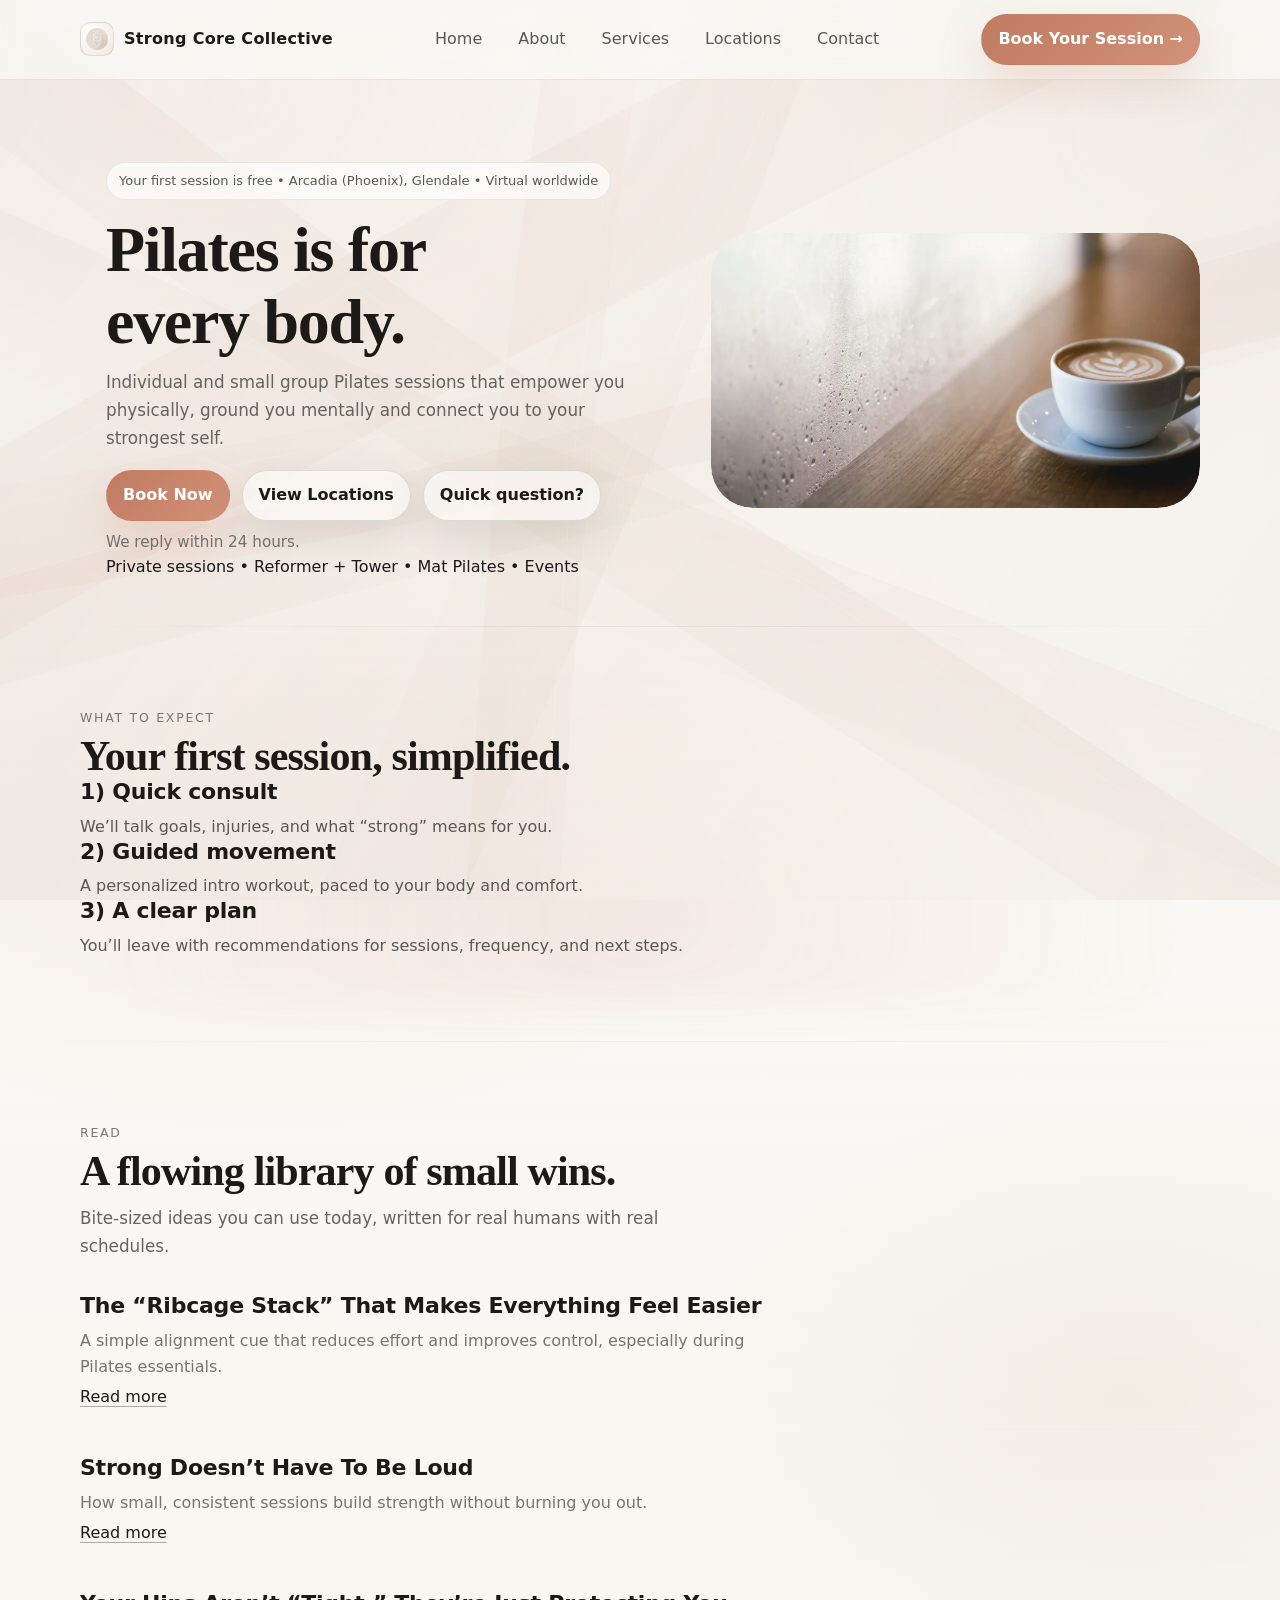
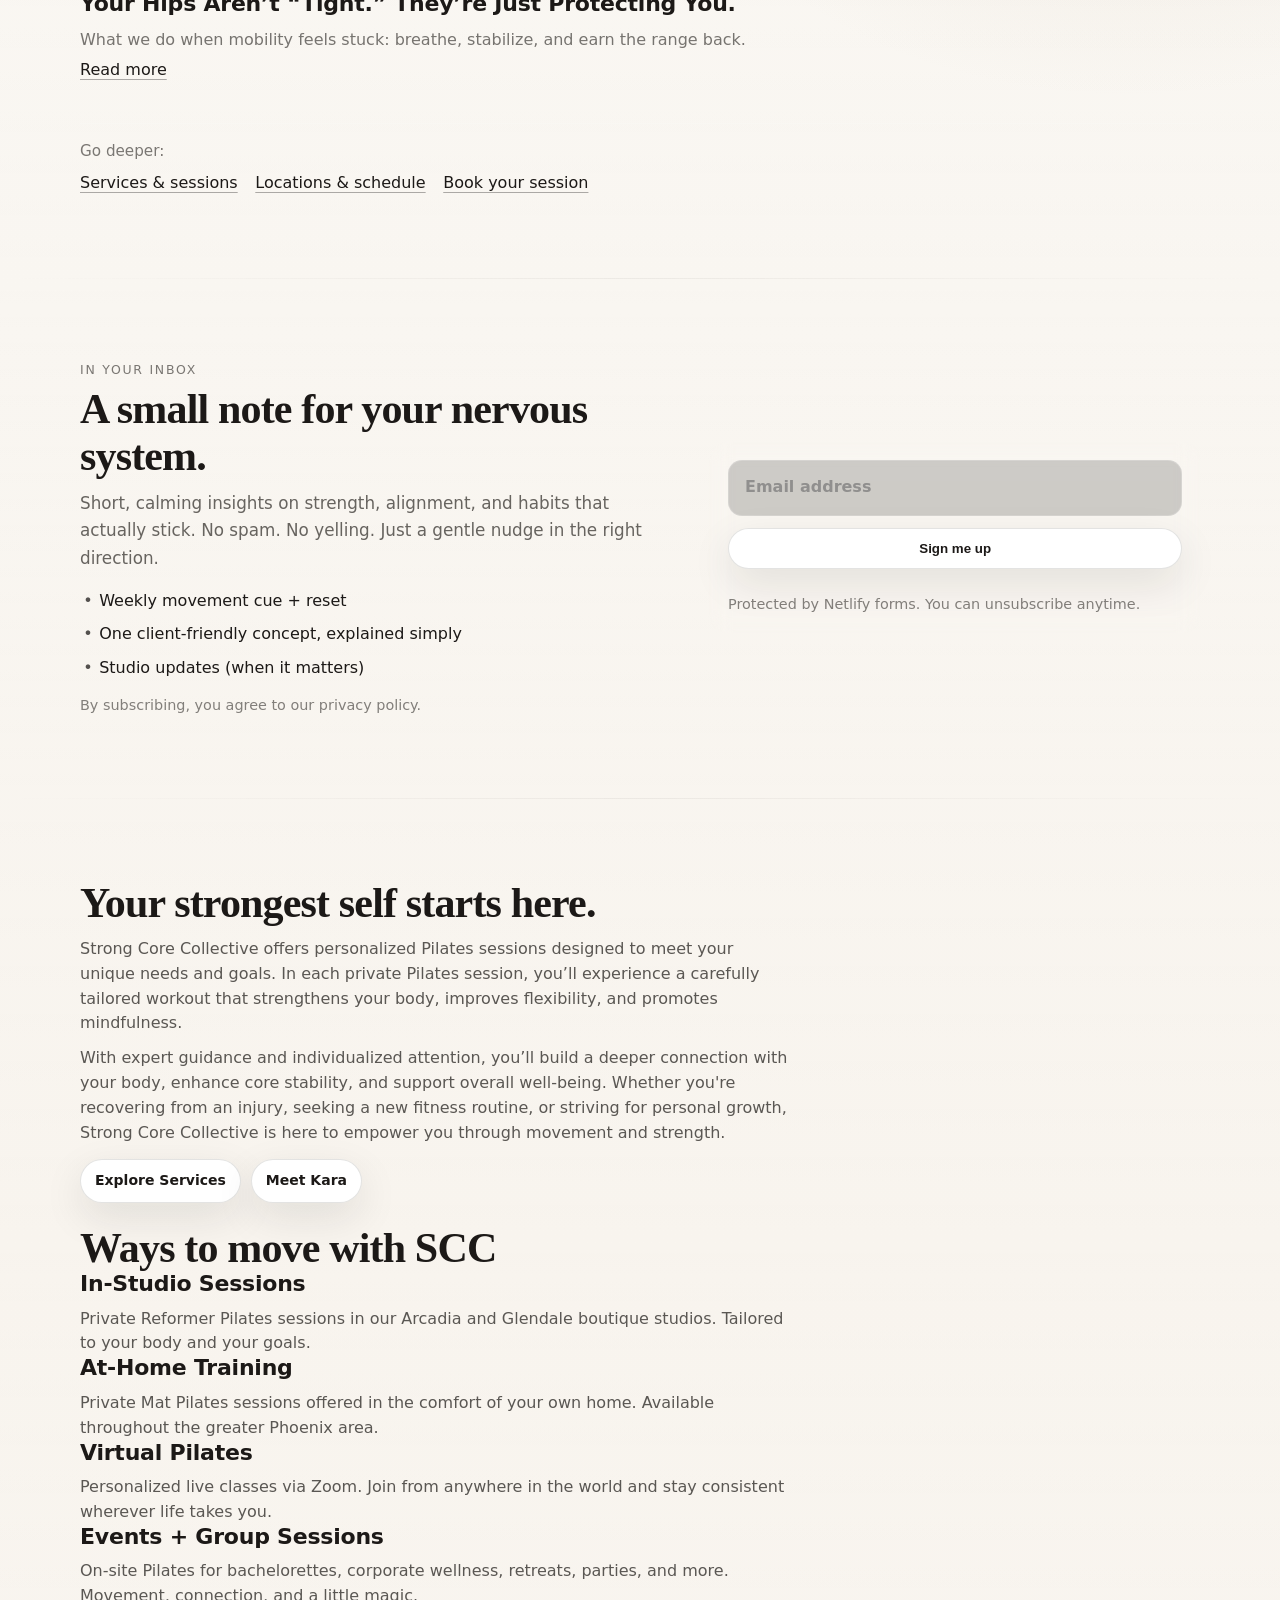
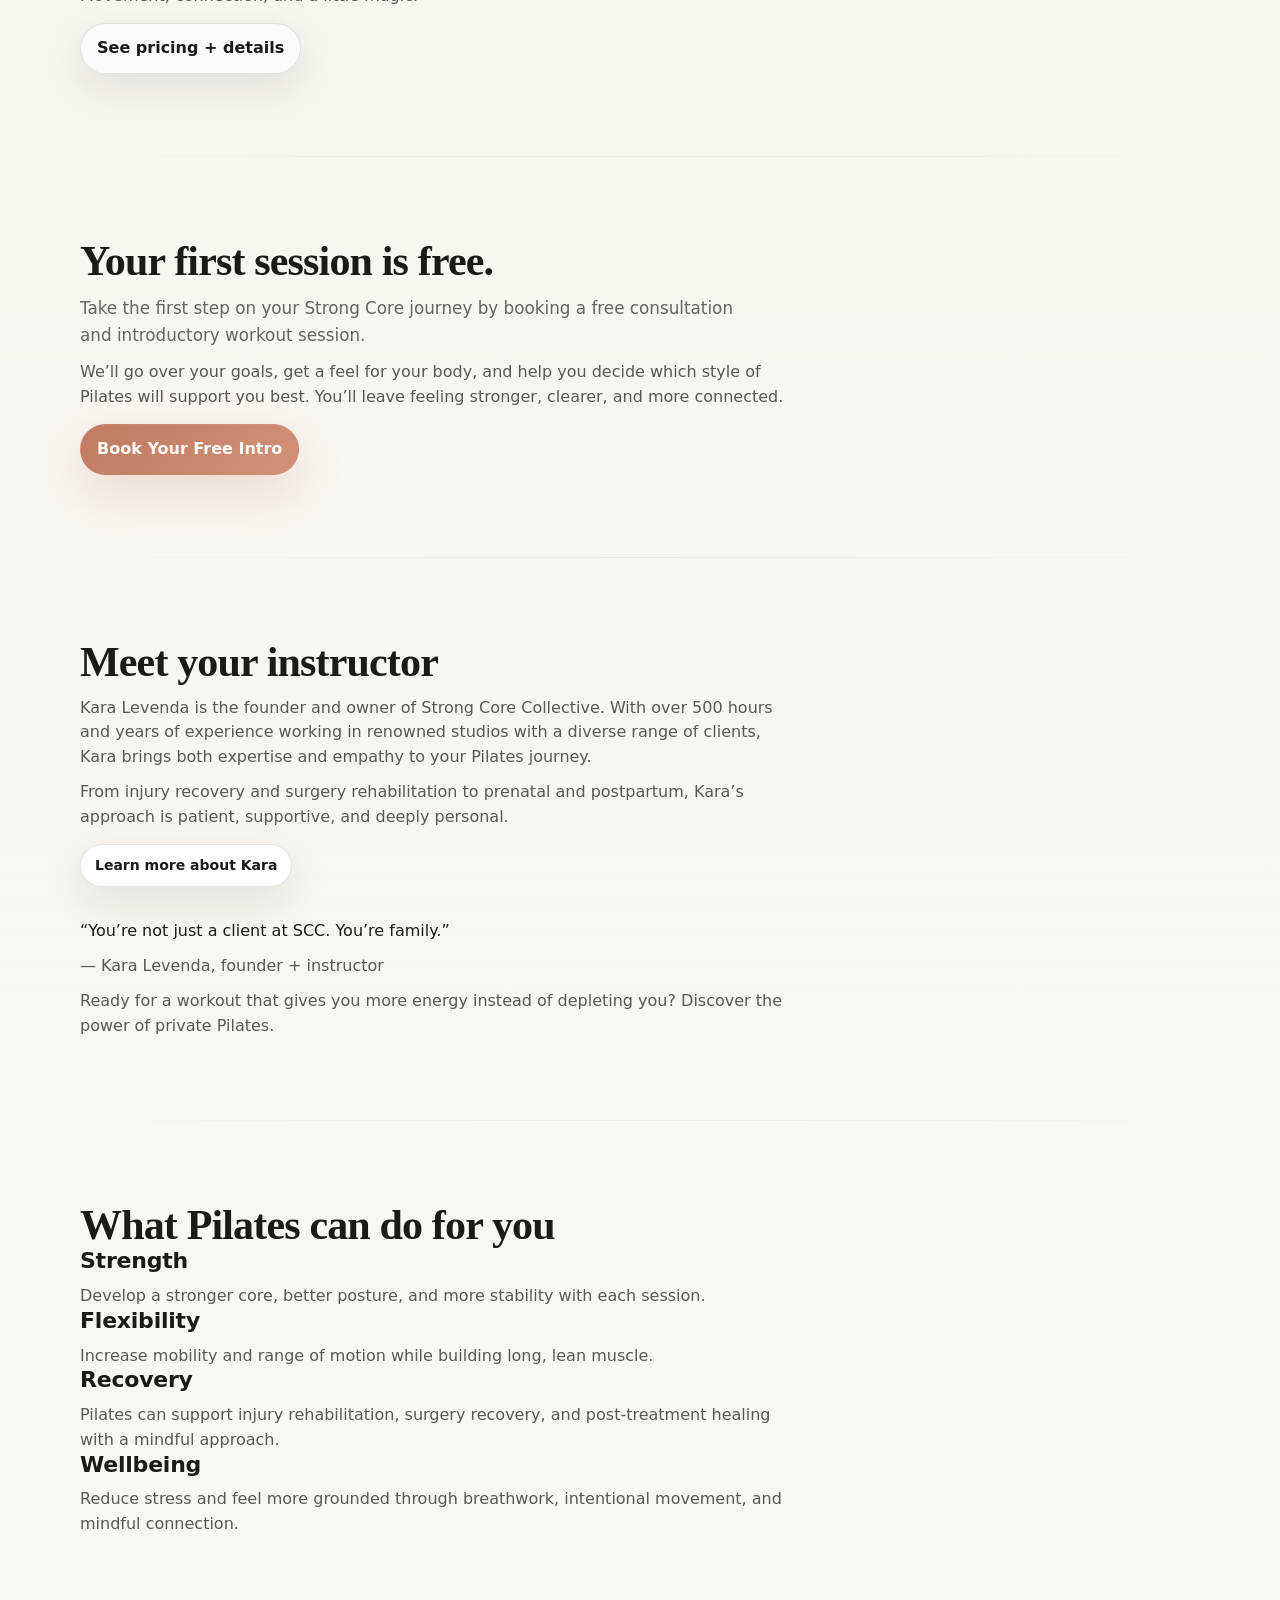
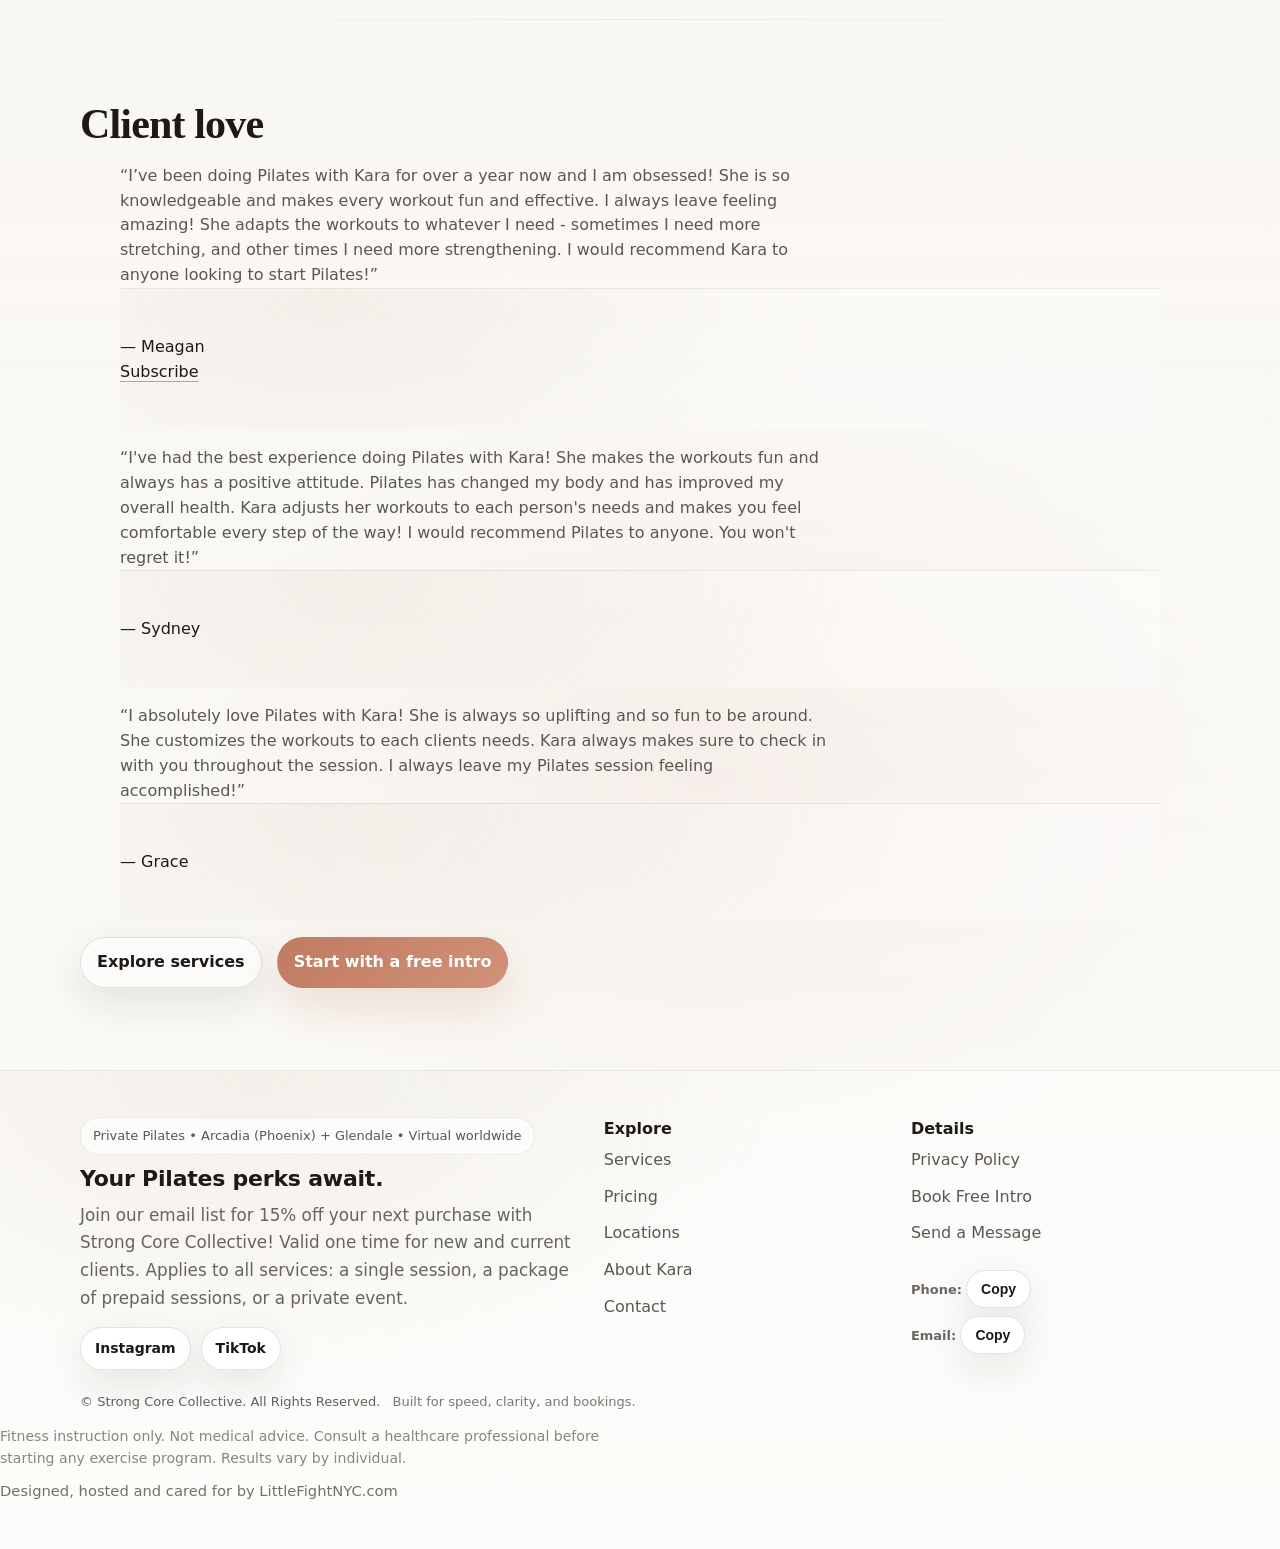
<file: index.html>
<!DOCTYPE html>

<html lang="en">
<head>
<meta charset="utf-8"/>
<meta content="width=device-width, initial-scale=1" name="viewport"/>
<title>Strong Core Collective | Private Reformer Pilates in Arcadia + Glendale</title>
<meta content="Private and small-group Pilates sessions designed to build strength, mobility, and calm. Start with a free intro session in Arcadia (Phoenix) or Glendale." name="description"/>
<link href="https://www.strongcorecollective.com/" rel="canonical"/>
<meta content="#FBF9F6" name="theme-color"/>
<link href="/assets/img/favicon.png" rel="icon" type="image/png"/>
<link href="/assets/img/apple-touch-icon.png" rel="apple-touch-icon"/>
<meta content="website" property="og:type"/>
<meta content="Strong Core Collective | Private Reformer Pilates in Arcadia + Glendale" property="og:title"/>
<meta content="Private and small-group Pilates sessions designed to build strength, mobility, and calm. Start with a free intro session in Arcadia (Phoenix) or Glendale." property="og:description"/>
<meta content="https://www.strongcorecollective.com/" property="og:url"/>
<meta content="https://www.strongcorecollective.com/assets/img/og.jpg" property="og:image"/>
<meta content="summary_large_image" name="twitter:card"/>
<link href="/assets/css/styles.css" rel="stylesheet"/>
</head>
<body>
<header class="site-header"><div id="navMount"></div></header>
<main>
<section class="hero">
<div class="container hero-grid">
<div class="hero-card">
<div class="badge">Your first session is free • Arcadia (Phoenix), Glendale • Virtual worldwide</div>
<h1 style="margin-top:14px">Pilates is for <br/>every body.</h1>
<p class="lede" style="margin-top:12px">
        Individual and small group Pilates sessions that empower you physically, ground you mentally and connect you to your strongest self.
      </p>
<div class="hero-actions">
<a class="btn primary" href="mailto:strongcorecollective@gmail.com?subject=Book%20a%20Pilates%20Session&amp;body=Hi%20Kara%2C%0A%0AI%E2%80%99d%20love%20to%20book%20a%20session.%0A%0APreferred%20location%3A%20Arcadia%20/%20Glendale%20/%20Virtual%20/%20At-home%0APreferred%20days/times%3A%0AGoals%20%28strength%2C%20flexibility%2C%20recovery%2C%20prenatal/postpartum%2C%20etc.%29%3A%0AAny%20injuries/considerations%3A%0APhone%20number%20%28optional%29%3A%0A%0AThank%20you%21%0A">Book Now</a>
<a class="btn ghost" href="/locations/">View Locations</a>
<a class="btn ghost" href="mailto:strongcorecollective@gmail.com?subject=Quick%20Question&amp;body=Hi%20Kara%2C%0A%0AQuick%20question%3A%0A%0A%5BWrite%20your%20question%20here%5D%0A%0AThank%20you%21%0A">Quick question?</a></div><p class="reply-promise">We reply within 24 hours.</p>
<div class="mini-note">Private sessions • Reformer + Tower • Mat Pilates • Events</div>
</div>
<div aria-hidden="true" class="hero-media">
<img alt="" decoding="async" loading="eager" src="/assets/img/hero.webp"/>
</div>
</div>
</section>
<section class="section what-to-expect">
<div class="container">
<p class="eyebrow">What to expect</p>
<h2 class="h2">Your first session, simplified.</h2>
<div class="soft-grid">
<div class="soft-item">
<h3>1) Quick consult</h3>
<p>We’ll talk goals, injuries, and what “strong” means for you.</p>
</div>
<div class="soft-item">
<h3>2) Guided movement</h3>
<p>A personalized intro workout, paced to your body and comfort.</p>
</div>
<div class="soft-item">
<h3>3) A clear plan</h3>
<p>You’ll leave with recommendations for sessions, frequency, and next steps.</p>
</div>
</div>
</div>
</section>

<section class="story-stream section">
<div class="container">
<p class="eyebrow">Read</p>
<h2 class="h2">A flowing library of small wins.</h2>
<p class="lede">Bite-sized ideas you can use today, written for real humans with real schedules.</p>
<div class="story-stream__list" role="list">
<article class="story" role="listitem">
<h3 class="h3">The “Ribcage Stack” That Makes Everything Feel Easier</h3>
<p class="muted">A simple alignment cue that reduces effort and improves control, especially during Pilates essentials.</p>
<a class="link" href="/services/">Read more</a>
</article>
<article class="story" role="listitem">
<h3 class="h3">Strong Doesn’t Have To Be Loud</h3>
<p class="muted">How small, consistent sessions build strength without burning you out.</p>
<a class="link" href="/services/">Read more</a>
</article>
<article class="story" role="listitem">
<h3 class="h3">Your Hips Aren’t “Tight.” They’re Just Protecting You.</h3>
<p class="muted">What we do when mobility feels stuck: breathe, stabilize, and earn the range back.</p>
<a class="link" href="/about/">Read more</a>
</article>
</div>
<div class="go-deeper">
<p class="go-deeper__label">Go deeper:</p>
<ul class="go-deeper__links">
<li><a class="link" href="/services/">Services &amp; sessions</a></li>
<li><a class="link" href="/locations/">Locations &amp; schedule</a></li>
<li><a class="link" href="mailto:strongcorecollective@gmail.com?subject=Book%20a%20Pilates%20Session&amp;body=Hi%20Kara%2C%0A%0AI%E2%80%99d%20love%20to%20book%20a%20session.%0A%0APreferred%20location%3A%20Arcadia%20/%20Glendale%20/%20Virtual%20/%20At-home%0APreferred%20days/times%3A%0AGoals%20%28strength%2C%20flexibility%2C%20recovery%2C%20prenatal/postpartum%2C%20etc.%29%3A%0AAny%20injuries/considerations%3A%0APhone%20number%20%28optional%29%3A%0A%0AThank%20you%21%0A">Book your session</a></li>
</ul>
</div>
</div>
</section>
<section class="inbox-ritual section" id="inbox">
<div class="container">
<div class="inbox-ritual__grid">
<div class="inbox-ritual__copy">
<p class="eyebrow">In your inbox</p>
<h2 class="h2">A small note for your nervous system.</h2>
<p class="lede">
          Short, calming insights on strength, alignment, and habits that actually stick.
          No spam. No yelling. Just a gentle nudge in the right direction.
        </p>
<ul aria-label="What you’ll get" class="microlist">
<li>Weekly movement cue + reset</li>
<li>One client-friendly concept, explained simply</li>
<li>Studio updates (when it matters)</li>
</ul>
<p class="fineprint">By subscribing, you agree to our privacy policy.</p>
</div>
<form class="inbox-ritual__form" data-netlify="true" method="POST" name="newsletter" netlify-honeypot="bot-field">
<input name="form-name" type="hidden" value="newsletter"/>
<p class="sr-only">
<label>Don’t fill this out: <input name="bot-field"/></label>
</p>
<label class="field">
<span class="sr-only">Email</span>
<input autocomplete="email" class="input" name="email" placeholder="Email address" required="" type="email"/>
</label>
<button class="btn btn--primary" type="submit">Sign me up</button>
<p class="fineprint">Protected by Netlify forms. You can unsubscribe anytime.</p>
<input name="redirect" type="hidden" value="/thanks/"/></form>
</div>
</div>
</section>
<section class="section">
<div class="container flow">
<div>
<h2>Your strongest self starts here.</h2>
<p>
        Strong Core Collective offers personalized Pilates sessions designed to meet your unique needs and goals.
        In each private Pilates session, you’ll experience a carefully tailored workout that strengthens your body,
        improves flexibility, and promotes mindfulness.
      </p>
<p>
        With expert guidance and individualized attention, you’ll build a deeper connection with your body,
        enhance core stability, and support overall well-being. Whether you're recovering from an injury,
        seeking a new fitness routine, or striving for personal growth, Strong Core Collective is here to empower
        you through movement and strength.
      </p>
<div style="margin-top:14px; display:flex; gap:10px; flex-wrap:wrap">
<a class="btn small" href="/services/">Explore Services</a>
<a class="btn small" href="/about/">Meet Kara</a>
</div>
</div>
<div>
<h2>Ways to move with SCC</h2>
<div class="soft-list">
<div class="soft-item">
<h3>In-Studio Sessions</h3>
<p>Private Reformer Pilates sessions in our Arcadia and Glendale boutique studios. Tailored to your body and your goals.</p>
</div>
<div class="soft-item">
<h3>At-Home Training</h3>
<p>Private Mat Pilates sessions offered in the comfort of your own home. Available throughout the greater Phoenix area.</p>
</div>
<div class="soft-item">
<h3>Virtual Pilates</h3>
<p>Personalized live classes via Zoom. Join from anywhere in the world and stay consistent wherever life takes you.</p>
</div>
<div class="soft-item">
<h3>Events + Group Sessions</h3>
<p>On-site Pilates for bachelorettes, corporate wellness, retreats, parties, and more. Movement, connection, and a little magic.</p>
</div>
</div>
<div style="margin-top:14px">
<a class="btn ghost" href="/services/#reformer">See pricing + details</a>
</div>
</div>
</div>
</section>
<section class="section">
<div class="container">
<h2>Your first session is free.</h2>
<p class="lede">
      Take the first step on your Strong Core journey by booking a free consultation and introductory workout session.
    </p>
<p>
      We’ll go over your goals, get a feel for your body, and help you decide which style of Pilates will support you best.
      You’ll leave feeling stronger, clearer, and more connected.
    </p>
<div style="margin-top:14px">
<a class="btn primary" href="mailto:strongcorecollective@gmail.com?subject=Book%20a%20Pilates%20Session&amp;body=Hi%20Kara%2C%0A%0AI%E2%80%99d%20love%20to%20book%20a%20session.%0A%0APreferred%20location%3A%20Arcadia%20/%20Glendale%20/%20Virtual%20/%20At-home%0APreferred%20days/times%3A%0AGoals%20%28strength%2C%20flexibility%2C%20recovery%2C%20prenatal/postpartum%2C%20etc.%29%3A%0AAny%20injuries/considerations%3A%0APhone%20number%20%28optional%29%3A%0A%0AThank%20you%21%0A">Book Your Free Intro</a>
</div>
</div>
</section>
<section class="section">
<div class="container flow">
<div>
<h2>Meet your instructor</h2>
<p>
        Kara Levenda is the founder and owner of Strong Core Collective. With over 500 hours and years of experience working in
        renowned studios with a diverse range of clients, Kara brings both expertise and empathy to your Pilates journey.
      </p>
<p>
        From injury recovery and surgery rehabilitation to prenatal and postpartum, Kara’s approach is patient, supportive, and deeply personal.
      </p>
<div style="margin-top:14px">
<a class="btn small" href="/about/">Learn more about Kara</a>
</div>
</div>
<div class="quote-block">
<p class="quote">
        “You’re not just a client at SCC. You’re family.”
      </p>
<p class="quote-attrib">— Kara Levenda, founder + instructor</p>
<p>
        Ready for a workout that gives you more energy instead of depleting you? Discover the power of private Pilates.
      </p>
</div>
</div>
</section>
<section class="section">
<div class="container">
<h2>What Pilates can do for you</h2>
<div class="soft-grid">
<div class="soft-item">
<h3>Strength</h3>
<p>Develop a stronger core, better posture, and more stability with each session.</p>
</div>
<div class="soft-item">
<h3>Flexibility</h3>
<p>Increase mobility and range of motion while building long, lean muscle.</p>
</div>
<div class="soft-item">
<h3>Recovery</h3>
<p>Pilates can support injury rehabilitation, surgery recovery, and post-treatment healing with a mindful approach.</p>
</div>
<div class="soft-item">
<h3>Wellbeing</h3>
<p>Reduce stress and feel more grounded through breathwork, intentional movement, and mindful connection.</p>
</div>
</div>
</div>
</section>
<section class="section">
<div class="container">
<h2>Client love</h2>
<div class="testimonials">
<blockquote>
<p>“I’ve been doing Pilates with Kara for over a year now and I am obsessed! She is so knowledgeable and makes every workout fun and effective. I always leave feeling amazing! She adapts the workouts to whatever I need - sometimes I need more stretching, and other times I need more strengthening. I would recommend Kara to anyone looking to start Pilates!”</p>
<footer>— Meagan<div class="footer__mini"><a class="link" href="#inbox">Subscribe</a></div></footer>
</blockquote>
<blockquote>
<p>“I've had the best experience doing Pilates with Kara! She makes the workouts fun and always has a positive attitude. Pilates has changed my body and has improved my overall health. Kara adjusts her workouts to each person's needs and makes you feel comfortable every step of the way! I would recommend Pilates to anyone. You won't regret it!”</p>
<footer>— Sydney</footer>
</blockquote>
<blockquote>
<p>“I absolutely love Pilates with Kara! She is always so uplifting and so fun to be around. She customizes the workouts to each clients needs. Kara always makes sure to check in with you throughout the session. I always leave my Pilates session feeling accomplished!”</p>
<footer>— Grace</footer>
</blockquote>
</div>
<div style="margin-top:16px">
<a class="btn ghost" href="/services/">Explore services</a>
<a class="btn primary" href="mailto:strongcorecollective@gmail.com" style="margin-left:10px">Start with a free intro</a>
</div>
</div>
</section>
</main>
<div aria-live="polite" class="toast"></div>
<footer><div id="footerMount"></div></footer>
<script defer="" src="/assets/js/main.js"></script>

<div class="sticky-cta" data-sticky-cta="">
<a class="sticky-cta__btn" href="mailto:strongcorecollective@gmail.com?subject=Book%20a%20Pilates%20Session&amp;body=Hi%20Kara%2C%0A%0AI%E2%80%99d%20love%20to%20book%20a%20session.%0A%0APreferred%20location%3A%20Arcadia%20/%20Glendale%20/%20Virtual%20/%20At-home%0APreferred%20days/times%3A%0AGoals%20%28strength%2C%20flexibility%2C%20recovery%2C%20prenatal/postpartum%2C%20etc.%29%3A%0AAny%20injuries/considerations%3A%0APhone%20number%20%28optional%29%3A%0A%0AThank%20you%21%0A">Email to book →</a>
<a class="sticky-cta__link" href="mailto:strongcorecollective@gmail.com?subject=Quick%20Question&amp;body=Hi%20Kara%2C%0A%0AQuick%20question%3A%0A%0A%5BWrite%20your%20question%20here%5D%0A%0AThank%20you%21%0A">Quick question?</a>
</div>
</body>
</html>
</file>
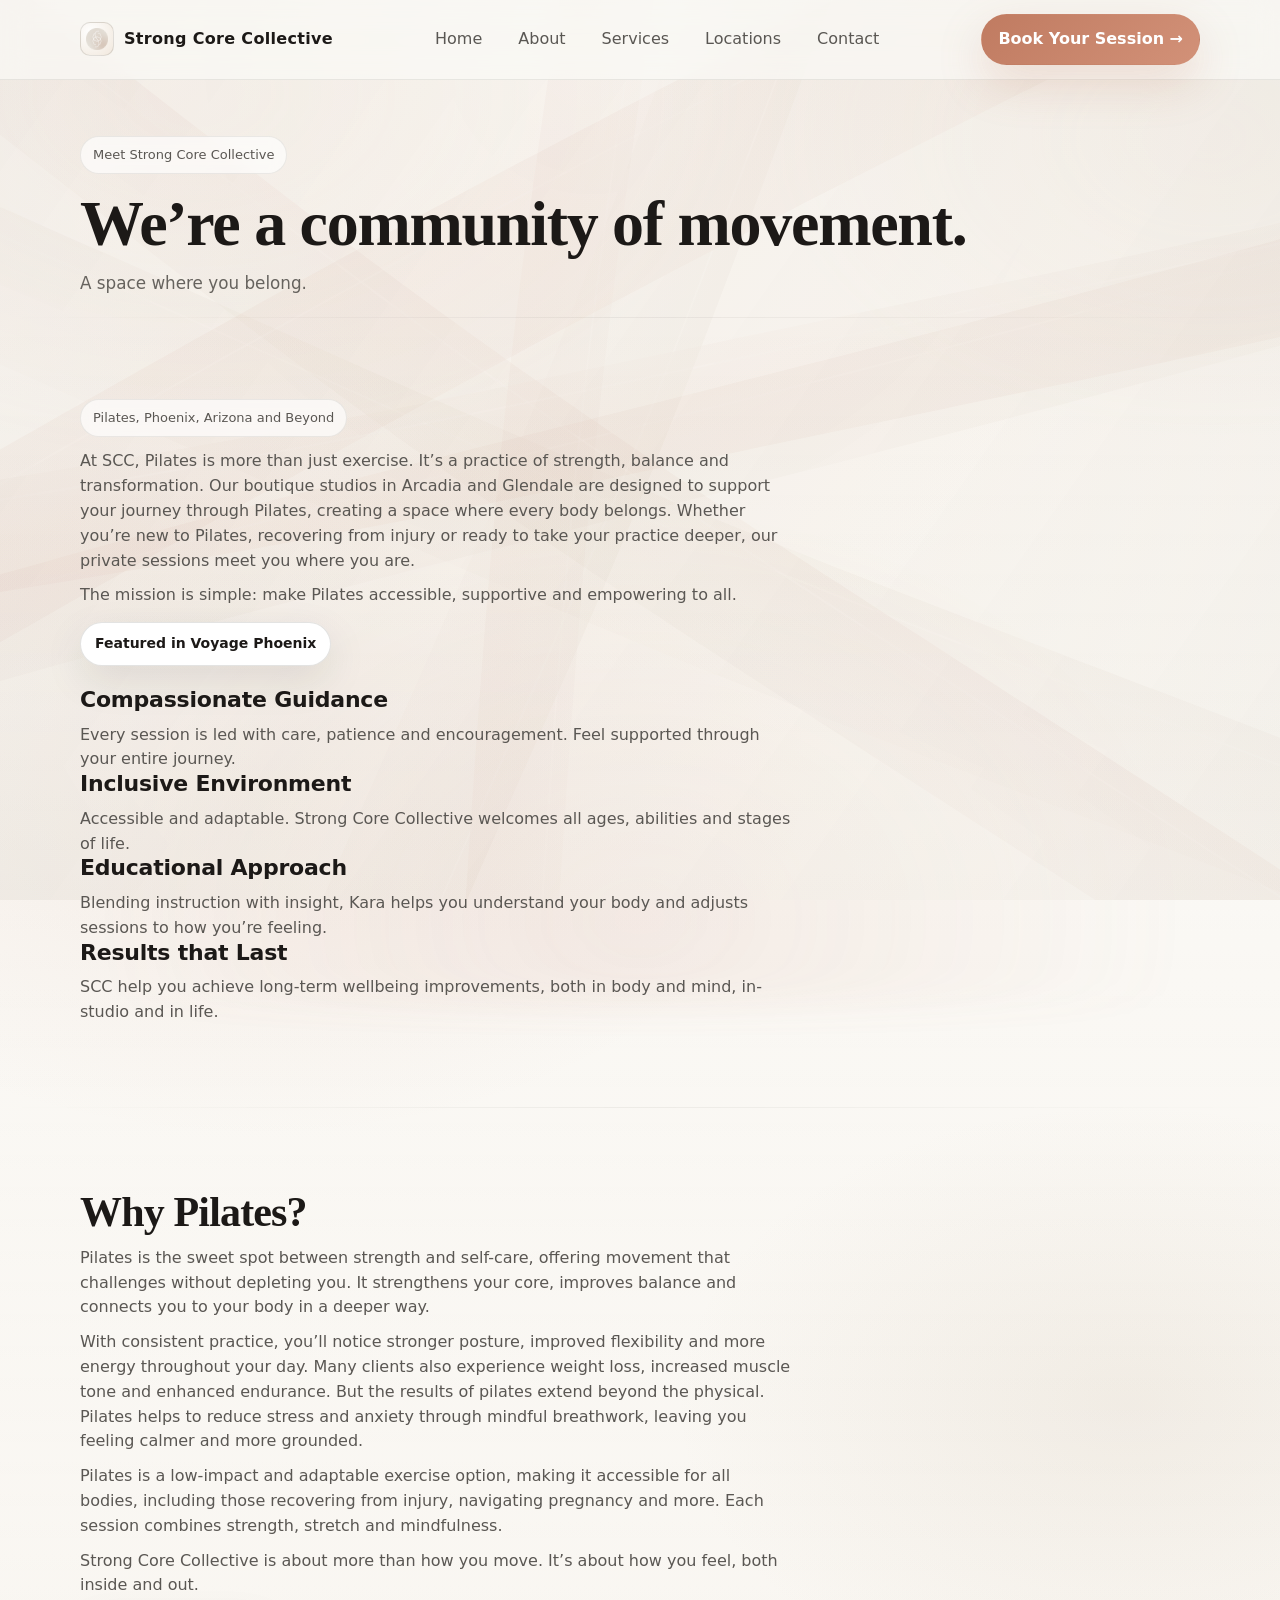
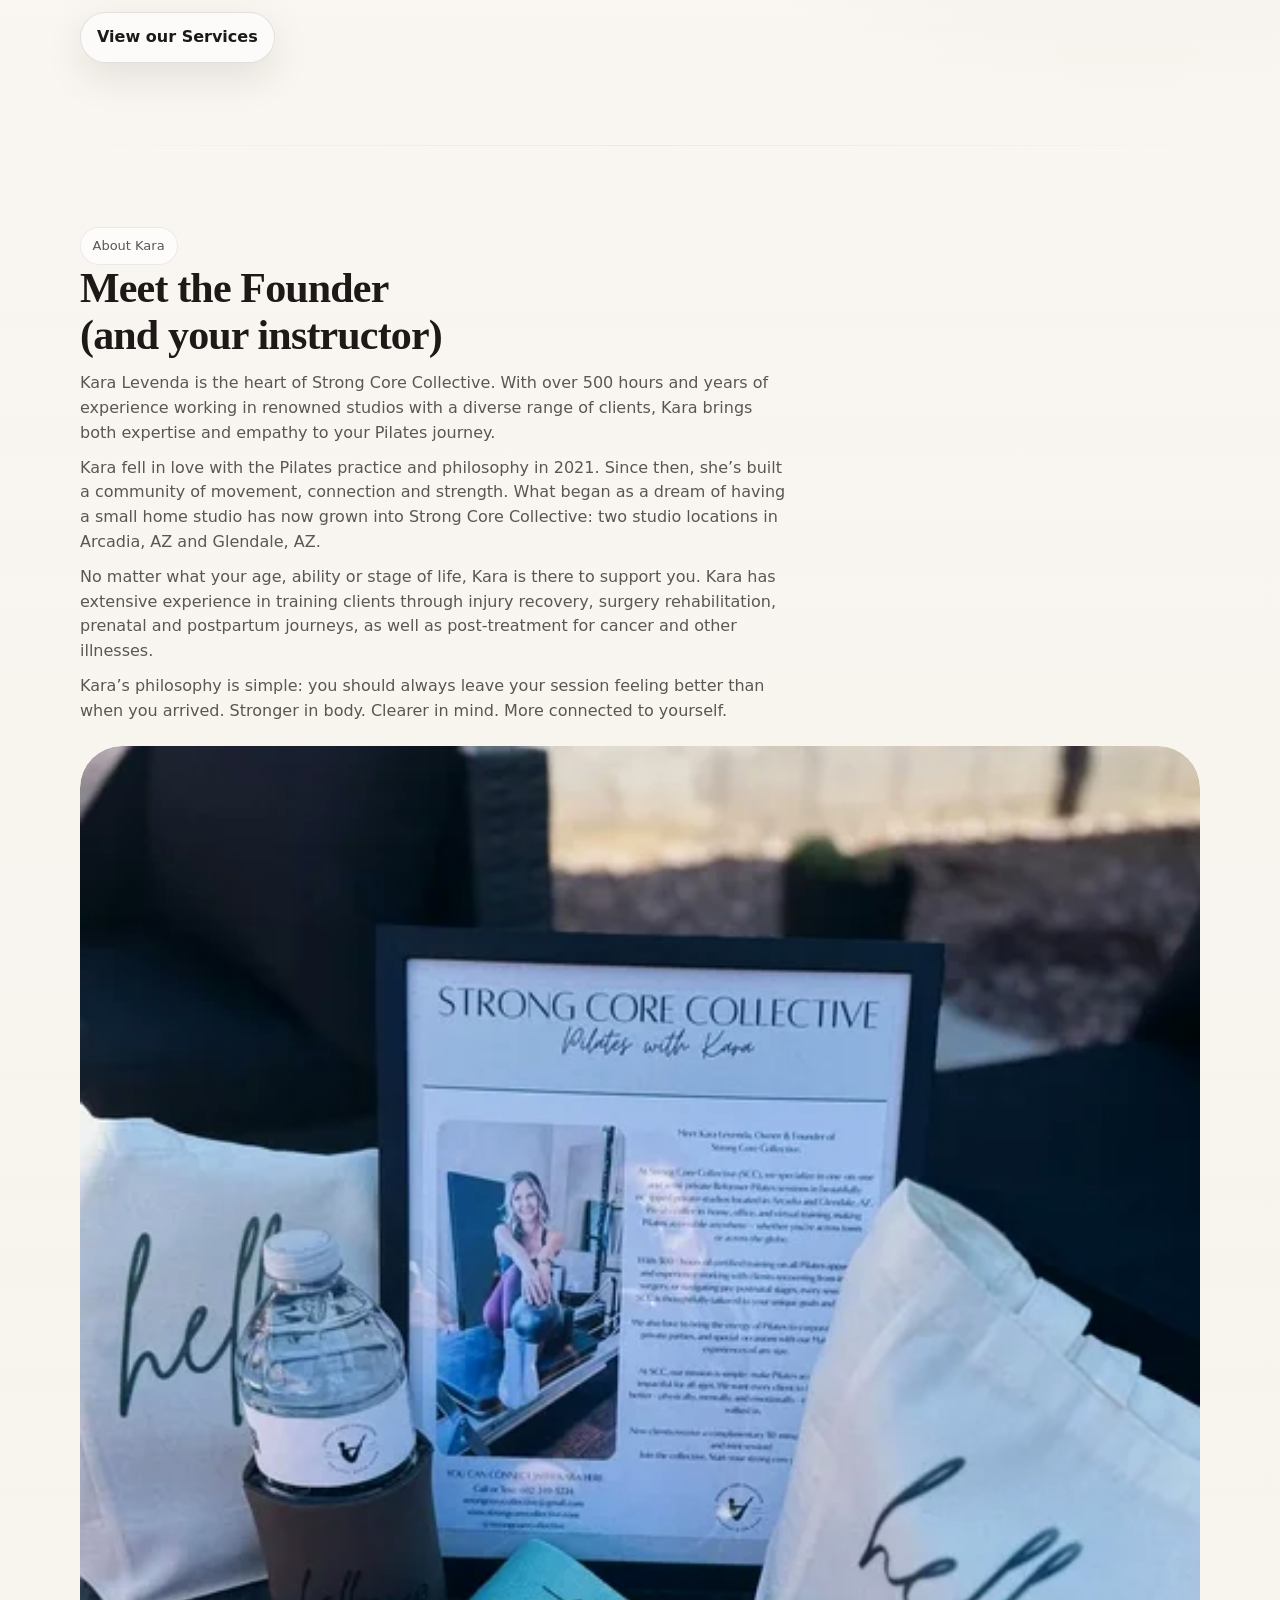
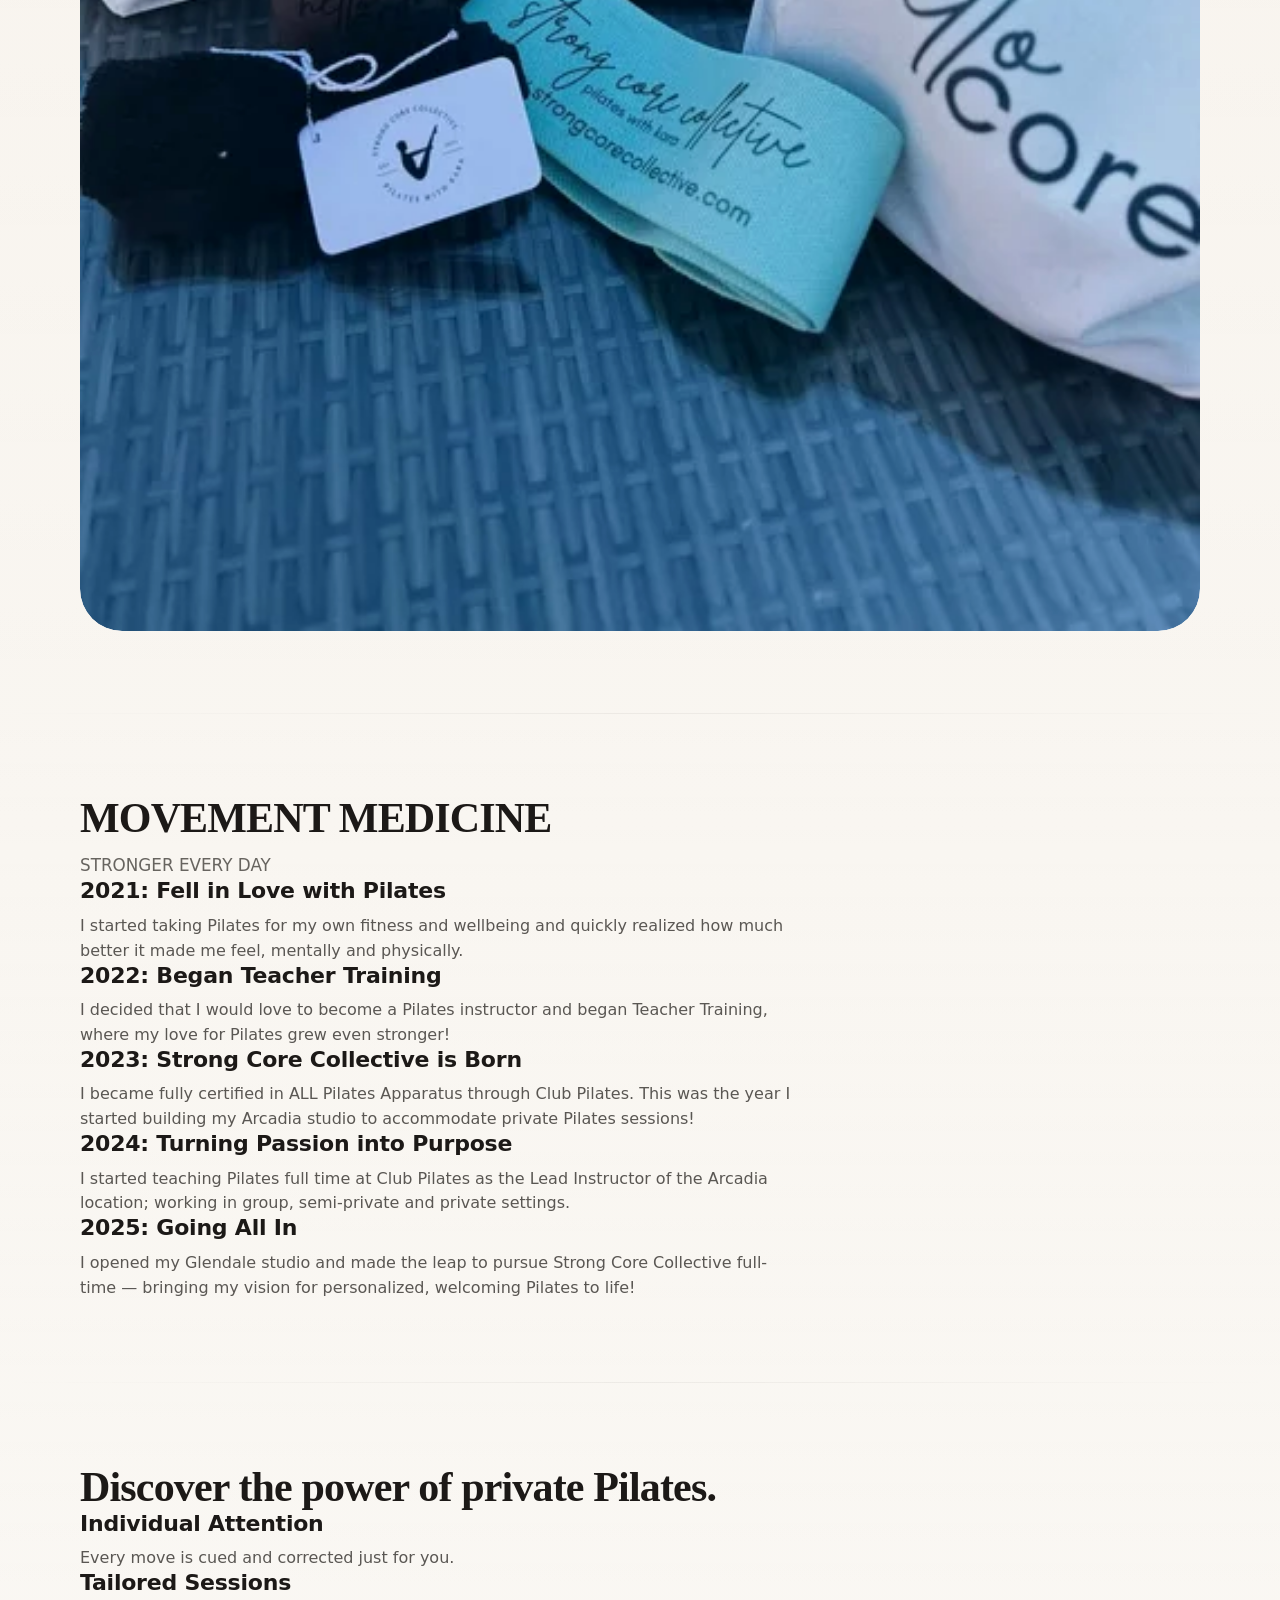
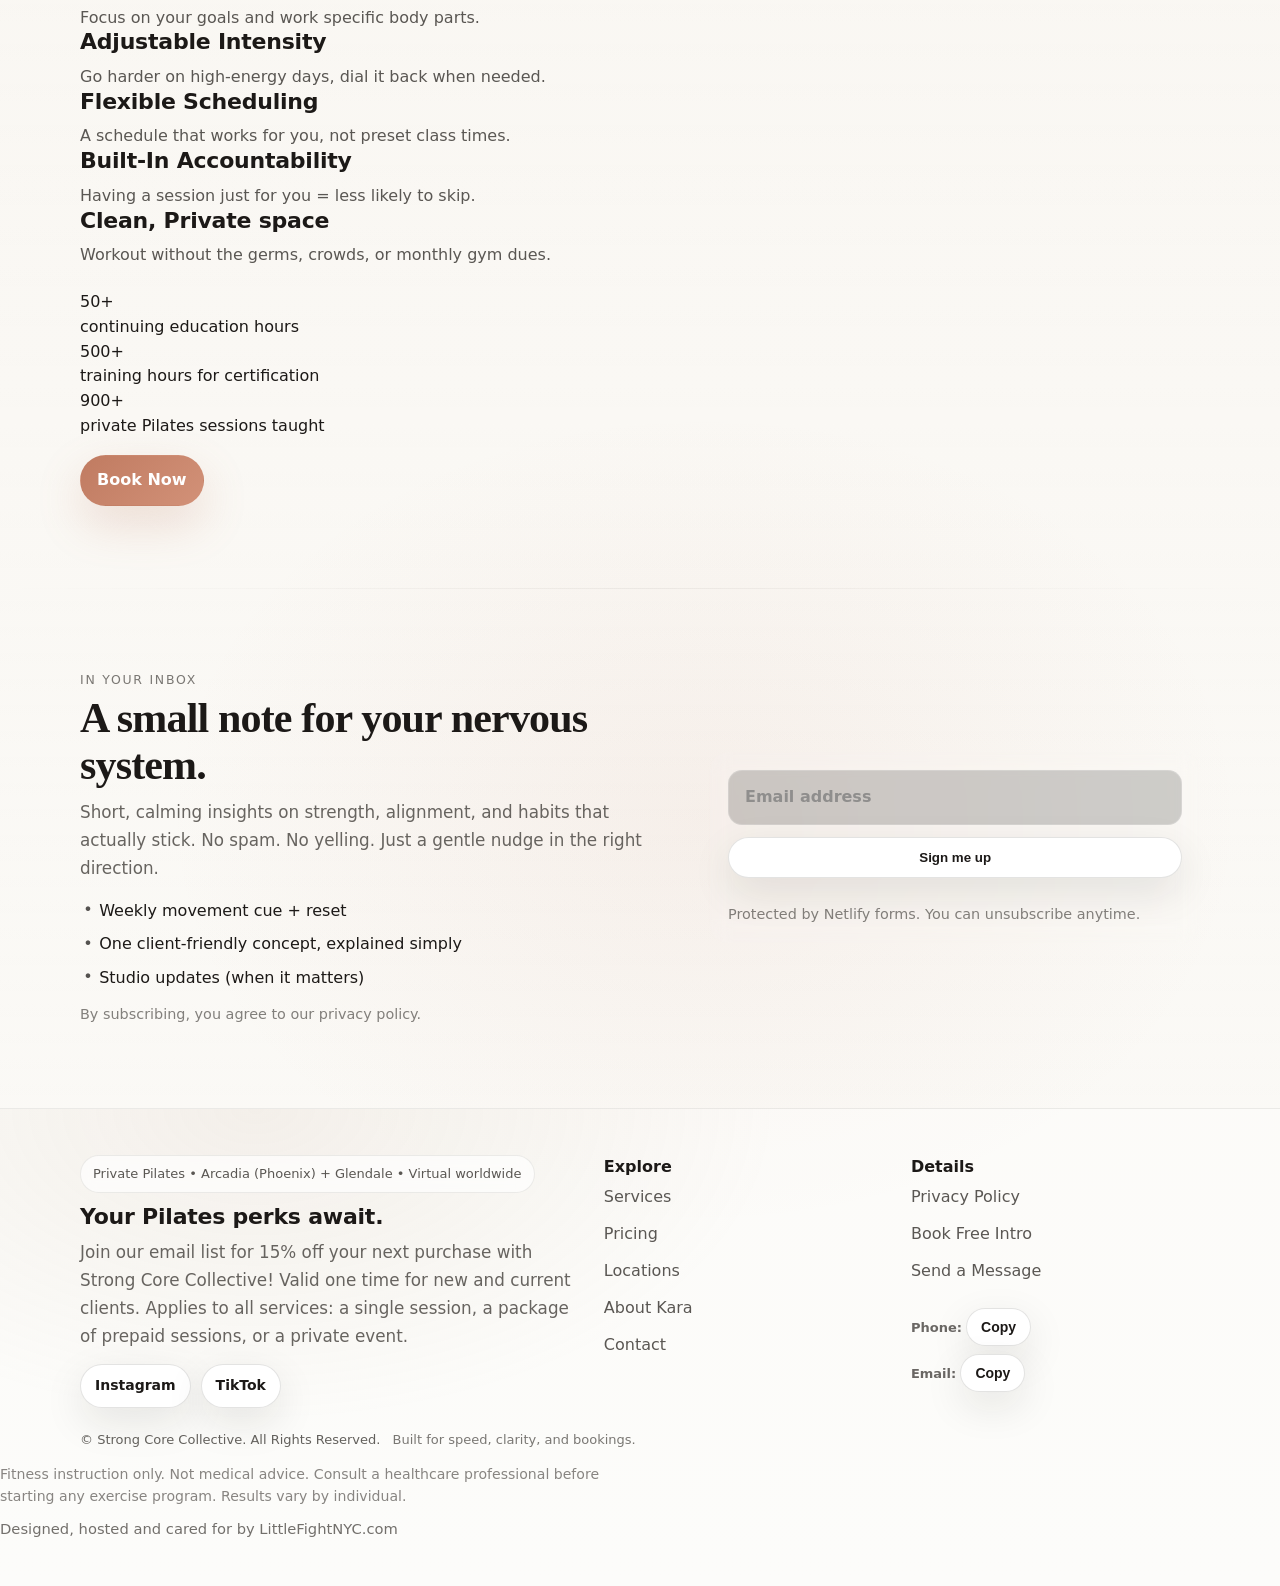
<file: about/index.html>
<!DOCTYPE html>

<html lang="en">
<head>
<meta charset="utf-8"/>
<meta content="width=device-width, initial-scale=1" name="viewport"/>
<title>About Kara | Strong Core Collective</title>
<meta content="Meet Kara Levenda, founder of Strong Core Collective. A supportive, tailored approach to Pilates for every body." name="description"/>
<link href="https://www.strongcorecollective.com/about/" rel="canonical"/>
<meta content="#FBF9F6" name="theme-color"/>
<link href="/assets/img/favicon.png" rel="icon" type="image/png"/>
<link href="/assets/img/apple-touch-icon.png" rel="apple-touch-icon"/>
<meta content="website" property="og:type"/>
<meta content="About Kara | Strong Core Collective" property="og:title"/>
<meta content="Meet Kara Levenda, founder of Strong Core Collective. A supportive, tailored approach to Pilates for every body." property="og:description"/>
<meta content="https://www.strongcorecollective.com/about/" property="og:url"/>
<meta content="https://www.strongcorecollective.com/assets/img/og.jpg" property="og:image"/>
<meta content="summary_large_image" name="twitter:card"/>
<link href="/assets/css/styles.css" rel="stylesheet"/>
</head>
<body>
<header class="site-header"><div id="navMount"></div></header>
<main>
<section class="hero slim">
<div class="container">
<div class="badge">Meet Strong Core Collective</div>
<h1 style="margin-top:14px">We’re a community of movement.</h1>
<p class="lede">A space where you belong.</p>
</div>
</section>
<section class="section">
<div class="container flow">
<div>
<div class="badge">Pilates, Phoenix, Arizona and Beyond</div>
<p style="margin-top:12px">
        At SCC, Pilates is more than just exercise. It’s a practice of strength, balance and transformation.
        Our boutique studios in Arcadia and Glendale are designed to support your journey through Pilates,
        creating a space where every body belongs. Whether you’re new to Pilates, recovering from injury or
        ready to take your practice deeper, our private sessions meet you where you are.
      </p>
<p>
        The mission is simple: make Pilates accessible, supportive and empowering to all.
      </p>
<div style="margin-top:14px">
<a class="btn small" href="https://voyagephoenix.com/interview/exploring-life-business-with-kara-levenda-of-strong-core-collective/" rel="noopener" target="_blank">Featured in Voyage Phoenix</a>
</div>
</div>
<div class="soft-grid">
<div class="soft-item">
<h3>Compassionate Guidance</h3>
<p>Every session is led with care, patience and encouragement. Feel supported through your entire journey.</p>
</div>
<div class="soft-item">
<h3>Inclusive Environment</h3>
<p>Accessible and adaptable. Strong Core Collective welcomes all ages, abilities and stages of life.</p>
</div>
<div class="soft-item">
<h3>Educational Approach</h3>
<p>Blending instruction with insight, Kara helps you understand your body and adjusts sessions to how you’re feeling.</p>
</div>
<div class="soft-item">
<h3>Results that Last</h3>
<p>SCC help you achieve long-term wellbeing improvements, both in body and mind, in-studio and in life.</p>
</div>
</div>
</div>
</section>
<section class="section">
<div class="container">
<h2>Why Pilates?</h2>
<p>
      Pilates is the sweet spot between strength and self-care, offering movement that challenges without depleting you.
      It strengthens your core, improves balance and connects you to your body in a deeper way.
    </p>
<p>
      With consistent practice, you’ll notice stronger posture, improved flexibility and more energy throughout your day.
      Many clients also experience weight loss, increased muscle tone and enhanced endurance. But the results of pilates extend
      beyond the physical. Pilates helps to reduce stress and anxiety through mindful breathwork, leaving you feeling calmer and more grounded.
    </p>
<p>
      Pilates is a low-impact and adaptable exercise option, making it accessible for all bodies, including those recovering from injury,
      navigating pregnancy and more. Each session combines strength, stretch and mindfulness.
    </p>
<p>
      Strong Core Collective is about more than how you move. It’s about how you feel, both inside and out.
    </p>
<div style="margin-top:14px">
<a class="btn ghost" href="/services/">View our Services</a>
</div>
</div>
</section>
<section class="section">
<div class="container flow">
<div>
<div class="badge">About Kara</div>
<h2>Meet the Founder<br/>(and your instructor)</h2>
<p style="margin-top:12px">
        Kara Levenda is the heart of Strong Core Collective. With over 500 hours and years of experience working in renowned studios
        with a diverse range of clients, Kara brings both expertise and empathy to your Pilates journey.
      </p>
<p>
        Kara fell in love with the Pilates practice and philosophy in 2021. Since then, she’s built a community of movement, connection and strength.
        What began as a dream of having a small home studio has now grown into Strong Core Collective: two studio locations in Arcadia, AZ and Glendale, AZ.
      </p>
<p>
        No matter what your age, ability or stage of life, Kara is there to support you. Kara has extensive experience in training clients through injury recovery,
        surgery rehabilitation, prenatal and postpartum journeys, as well as post-treatment for cancer and other illnesses.
      </p>
<p>
        Kara’s philosophy is simple: you should always leave your session feeling better than when you arrived. Stronger in body. Clearer in mind. More connected to yourself.
      </p>
</div>
<div class="hero-media">
<img alt="Kara Levenda, Pilates instructor" decoding="async" loading="lazy" src="/assets/img/library/Images%20Strong%20Core%20Collective/kara2.jpg.webp"/>
</div>
</div>
</section>
<section class="section">
<div class="container">
<h2>MOVEMENT MEDICINE</h2>
<p class="lede">STRONGER EVERY DAY</p>
<div class="timeline">
<div class="timeline-item">
<h3>2021: Fell in Love with Pilates</h3>
<p>I started taking Pilates for my own fitness and wellbeing and quickly realized how much better it made me feel, mentally and physically.</p>
</div>
<div class="timeline-item">
<h3>2022: Began Teacher Training</h3>
<p>I decided that I would love to become a Pilates instructor and began Teacher Training, where my love for Pilates grew even stronger!</p>
</div>
<div class="timeline-item">
<h3>2023: Strong Core Collective is Born</h3>
<p>I became fully certified in ALL Pilates Apparatus through Club Pilates. This was the year I started building my Arcadia studio to accommodate private Pilates sessions!</p>
</div>
<div class="timeline-item">
<h3>2024: Turning Passion into Purpose</h3>
<p>I started teaching Pilates full time at Club Pilates as the Lead Instructor of the Arcadia location; working in group, semi-private and private settings.</p>
</div>
<div class="timeline-item">
<h3>2025: Going All In</h3>
<p>I opened my Glendale studio and made the leap to pursue Strong Core Collective full-time — bringing my vision for personalized, welcoming Pilates to life!</p>
</div>
</div>
</div>
</section>
<section class="section">
<div class="container flow">
<div>
<h2>Discover the power of private Pilates.</h2>
<div class="soft-list">
<div class="soft-item"><h3>Individual Attention</h3><p>Every move is cued and corrected just for you.</p></div>
<div class="soft-item"><h3>Tailored Sessions</h3><p>Focus on your goals and work specific body parts.</p></div>
<div class="soft-item"><h3>Adjustable Intensity</h3><p>Go harder on high-energy days, dial it back when needed.</p></div>
<div class="soft-item"><h3>Flexible Scheduling</h3><p>A schedule that works for you, not preset class times.</p></div>
<div class="soft-item"><h3>Built-In Accountability</h3><p>Having a session just for you = less likely to skip.</p></div>
<div class="soft-item"><h3>Clean, Private space</h3><p>Workout without the germs, crowds, or monthly gym dues.</p></div>
</div>
</div>
<div class="stats">
<div class="stat"><div class="num">50+</div><div class="label">continuing education hours</div></div>
<div class="stat"><div class="num">500+</div><div class="label">training hours for certification</div></div>
<div class="stat"><div class="num">900+</div><div class="label">private Pilates sessions taught</div></div>
<div style="margin-top:16px">
<a class="btn primary" href="mailto:strongcorecollective@gmail.com?subject=Book%20a%20Pilates%20Session&amp;body=Hi%20Kara%2C%0A%0AI%E2%80%99d%20love%20to%20book%20a%20session.%0A%0APreferred%20location%3A%20Arcadia%20/%20Glendale%20/%20Virtual%20/%20At-home%0APreferred%20days/times%3A%0AGoals%20%28strength%2C%20flexibility%2C%20recovery%2C%20prenatal/postpartum%2C%20etc.%29%3A%0AAny%20injuries/considerations%3A%0APhone%20number%20%28optional%29%3A%0A%0AThank%20you%21%0A">Book Now</a>
</div>
</div>
</div>
</section>
<section class="inbox-ritual section" id="inbox">
<div class="container">
<div class="inbox-ritual__grid">
<div class="inbox-ritual__copy">
<p class="eyebrow">In your inbox</p>
<h2 class="h2">A small note for your nervous system.</h2>
<p class="lede">
          Short, calming insights on strength, alignment, and habits that actually stick.
          No spam. No yelling. Just a gentle nudge in the right direction.
        </p>
<ul aria-label="What you’ll get" class="microlist">
<li>Weekly movement cue + reset</li>
<li>One client-friendly concept, explained simply</li>
<li>Studio updates (when it matters)</li>
</ul>
<p class="fineprint">By subscribing, you agree to our privacy policy.</p>
</div>
<form class="inbox-ritual__form" data-netlify="true" method="POST" name="newsletter" netlify-honeypot="bot-field">
<input name="form-name" type="hidden" value="newsletter"/>
<p class="sr-only">
<label>Don’t fill this out: <input name="bot-field"/></label>
</p>
<label class="field">
<span class="sr-only">Email</span>
<input autocomplete="email" class="input" name="email" placeholder="Email address" required="" type="email"/>
</label>
<button class="btn btn--primary" type="submit">Sign me up</button>
<p class="fineprint">Protected by Netlify forms. You can unsubscribe anytime.</p>
<input name="redirect" type="hidden" value="/thanks/"/></form>
</div>
</div>
</section>
</main>
<div aria-live="polite" class="toast"></div>
<footer><div id="footerMount"></div></footer>
<script defer="" src="/assets/js/main.js"></script>

<div class="sticky-cta" data-sticky-cta="">
<a class="sticky-cta__btn" href="mailto:strongcorecollective@gmail.com?subject=Book%20a%20Pilates%20Session&amp;body=Hi%20Kara%2C%0A%0AI%E2%80%99d%20love%20to%20book%20a%20session.%0A%0APreferred%20location%3A%20Arcadia%20/%20Glendale%20/%20Virtual%20/%20At-home%0APreferred%20days/times%3A%0AGoals%20%28strength%2C%20flexibility%2C%20recovery%2C%20prenatal/postpartum%2C%20etc.%29%3A%0AAny%20injuries/considerations%3A%0APhone%20number%20%28optional%29%3A%0A%0AThank%20you%21%0A">Email to book →</a>
<a class="sticky-cta__link" href="mailto:strongcorecollective@gmail.com?subject=Quick%20Question&amp;body=Hi%20Kara%2C%0A%0AQuick%20question%3A%0A%0A%5BWrite%20your%20question%20here%5D%0A%0AThank%20you%21%0A">Quick question?</a>
</div>
</body>
</html>
</file>
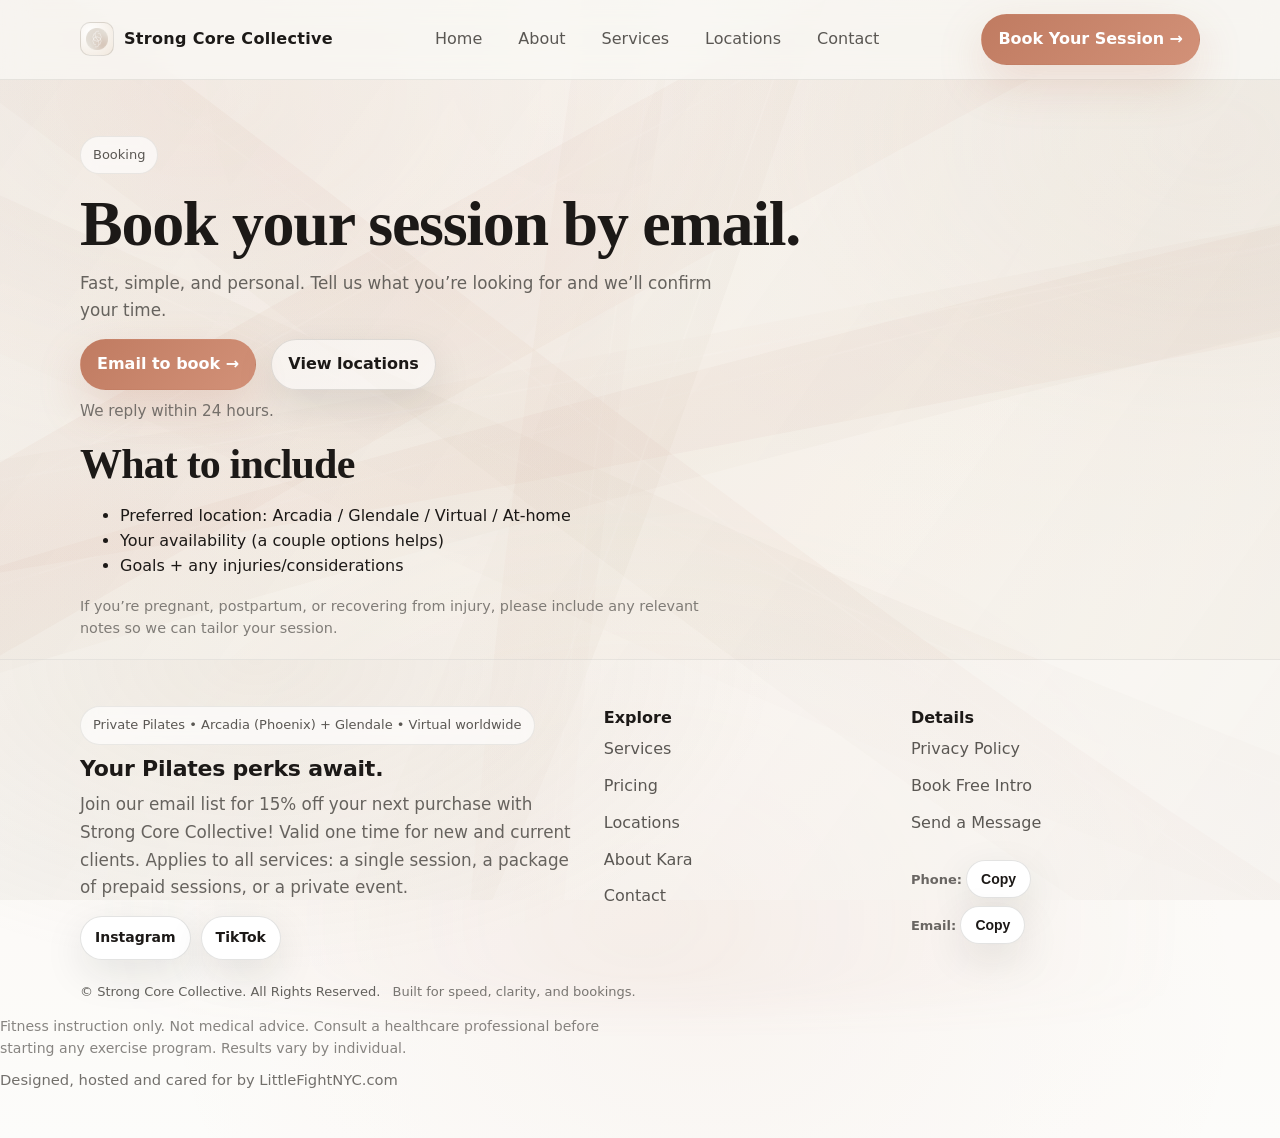
<file: book/index.html>
<!DOCTYPE html>

<html lang="en">
<head>
<meta charset="utf-8"/>
<meta content="width=device-width, initial-scale=1" name="viewport"/>
<title>Book | Strong Core Collective</title>
<meta content="Book your free intro session with Strong Core Collective." name="description"/>
<link href="https://www.strongcorecollective.com/book/" rel="canonical"/>
<meta content="#FBF9F6" name="theme-color"/>
<link href="/assets/img/favicon.png" rel="icon" type="image/png"/>
<link href="/assets/img/apple-touch-icon.png" rel="apple-touch-icon"/>
<meta content="website" property="og:type"/>
<meta content="Book | Strong Core Collective" property="og:title"/>
<meta content="Book your free intro session with Strong Core Collective." property="og:description"/>
<meta content="https://www.strongcorecollective.com/book/" property="og:url"/>
<meta content="https://www.strongcorecollective.com/assets/img/og.jpg" property="og:image"/>
<meta content="summary_large_image" name="twitter:card"/>
<link href="/assets/css/styles.css" rel="stylesheet"/>
</head>
<body>
<header class="site-header"><div id="navMount"></div></header>
<main>
<section class="hero slim">
<div class="container">
<div class="badge">Booking</div>
<h1 style="margin-top:14px">Book your session by email.</h1>
<p class="lede">Fast, simple, and personal. Tell us what you’re looking for and we’ll confirm your time.</p>
<div style="margin-top:14px">
<a class="btn primary" href="mailto:strongcorecollective@gmail.com?subject=Book%20a%20Pilates%20Session&amp;body=Hi%20Kara%2C%0A%0AI%E2%80%99d%20love%20to%20book%20a%20session.%0A%0APreferred%20location%3A%20Arcadia%20/%20Glendale%20/%20Virtual%20/%20At-home%0APreferred%20days/times%3A%0AGoals%20%28strength%2C%20flexibility%2C%20recovery%2C%20prenatal/postpartum%2C%20etc.%29%3A%0AAny%20injuries/considerations%3A%0APhone%20number%20%28optional%29%3A%0A%0AThank%20you%21%0A">Email to book →</a>
<a class="btn ghost" href="/locations/" style="margin-left:10px">View locations</a>
</div><p class="reply-promise">We reply within 24 hours.</p>
<div class="soft-item" style="margin-top:18px">
<h2>What to include</h2>
<ul class="bullets">
<li>Preferred location: Arcadia / Glendale / Virtual / At-home</li>
<li>Your availability (a couple options helps)</li>
<li>Goals + any injuries/considerations</li>
</ul>
<p class="fineprint">If you’re pregnant, postpartum, or recovering from injury, please include any relevant notes so we can tailor your session.</p>
</div>
</div>
</section>
</main>
<div aria-live="polite" class="toast"></div>
<footer><div id="footerMount"></div></footer>
<script defer="" src="/assets/js/main.js"></script>

<div class="sticky-cta" data-sticky-cta="">
<a class="sticky-cta__btn" href="mailto:strongcorecollective@gmail.com?subject=Book%20a%20Pilates%20Session&amp;body=Hi%20Kara%2C%0A%0AI%E2%80%99d%20love%20to%20book%20a%20session.%0A%0APreferred%20location%3A%20Arcadia%20/%20Glendale%20/%20Virtual%20/%20At-home%0APreferred%20days/times%3A%0AGoals%20%28strength%2C%20flexibility%2C%20recovery%2C%20prenatal/postpartum%2C%20etc.%29%3A%0AAny%20injuries/considerations%3A%0APhone%20number%20%28optional%29%3A%0A%0AThank%20you%21%0A">Email to book →</a>
<a class="sticky-cta__link" href="mailto:strongcorecollective@gmail.com?subject=Quick%20Question&amp;body=Hi%20Kara%2C%0A%0AQuick%20question%3A%0A%0A%5BWrite%20your%20question%20here%5D%0A%0AThank%20you%21%0A">Quick question?</a>
</div>
</body>
</html>
</file>
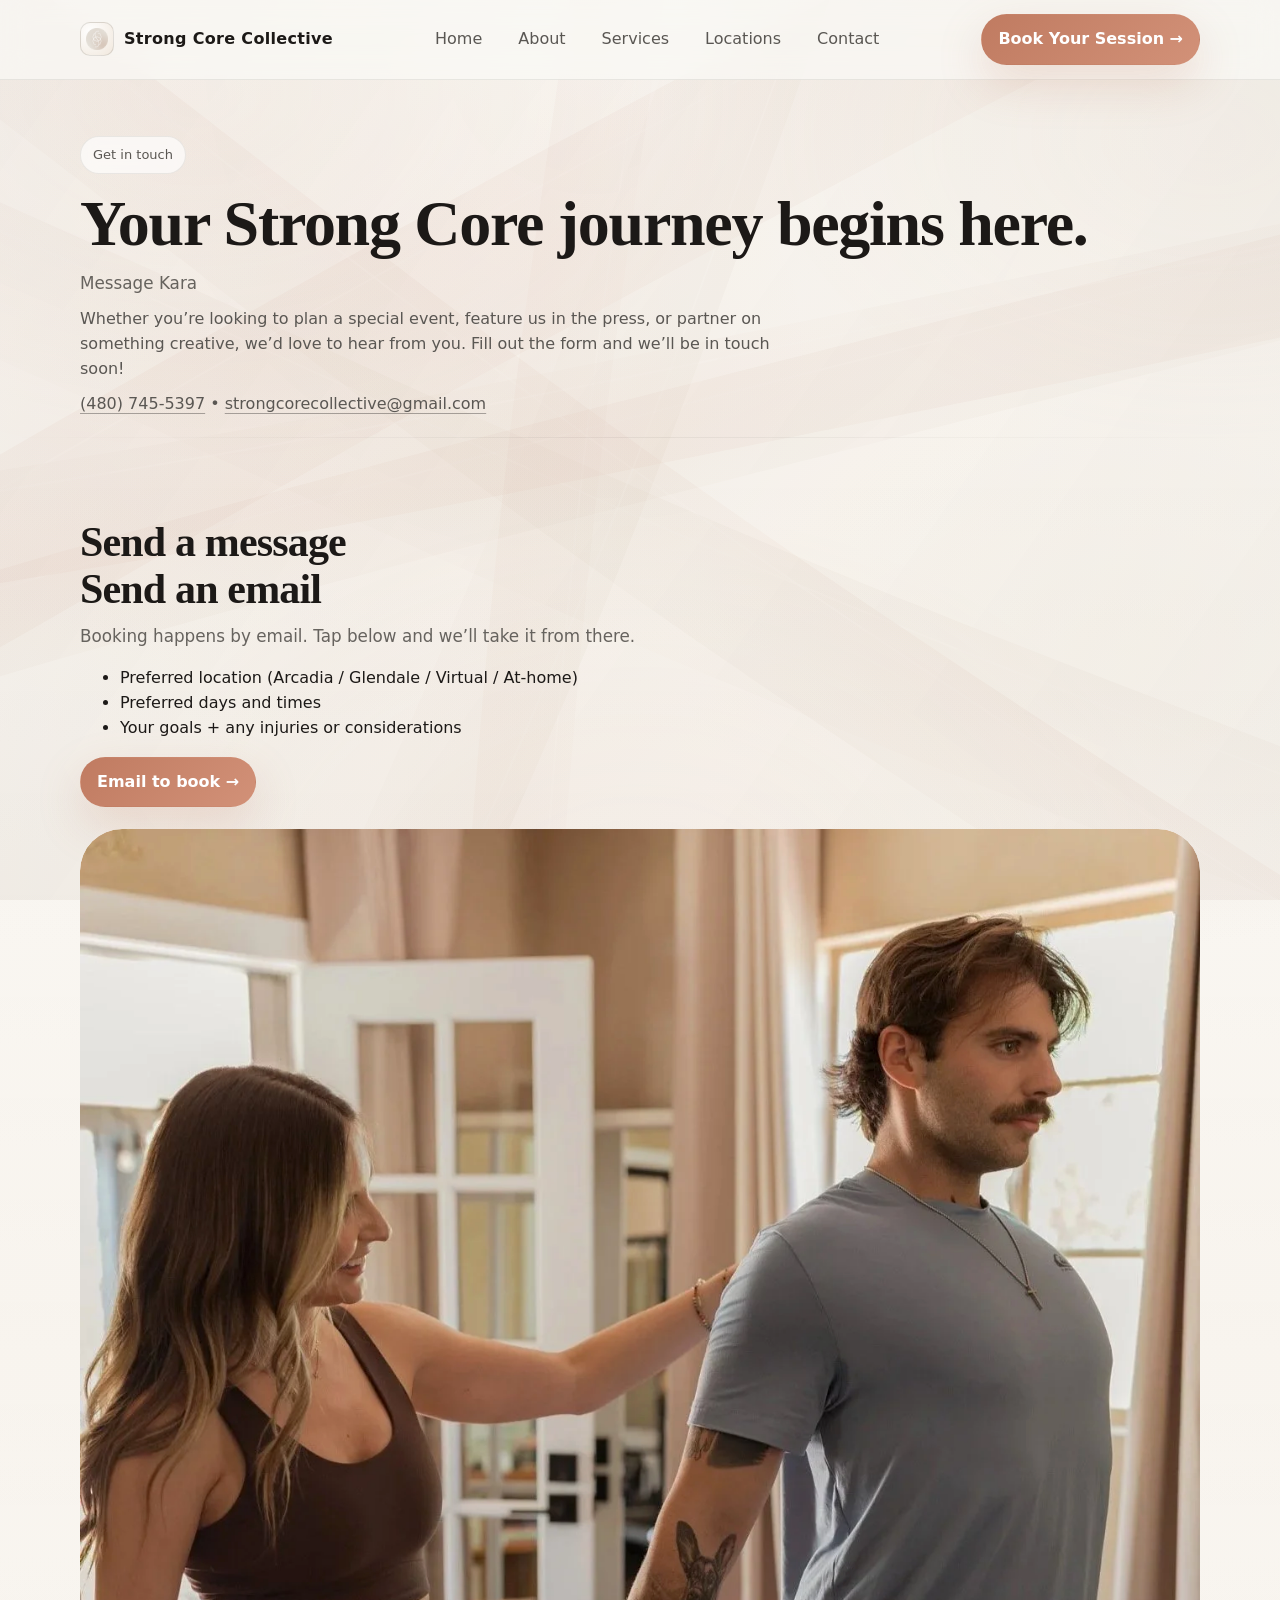
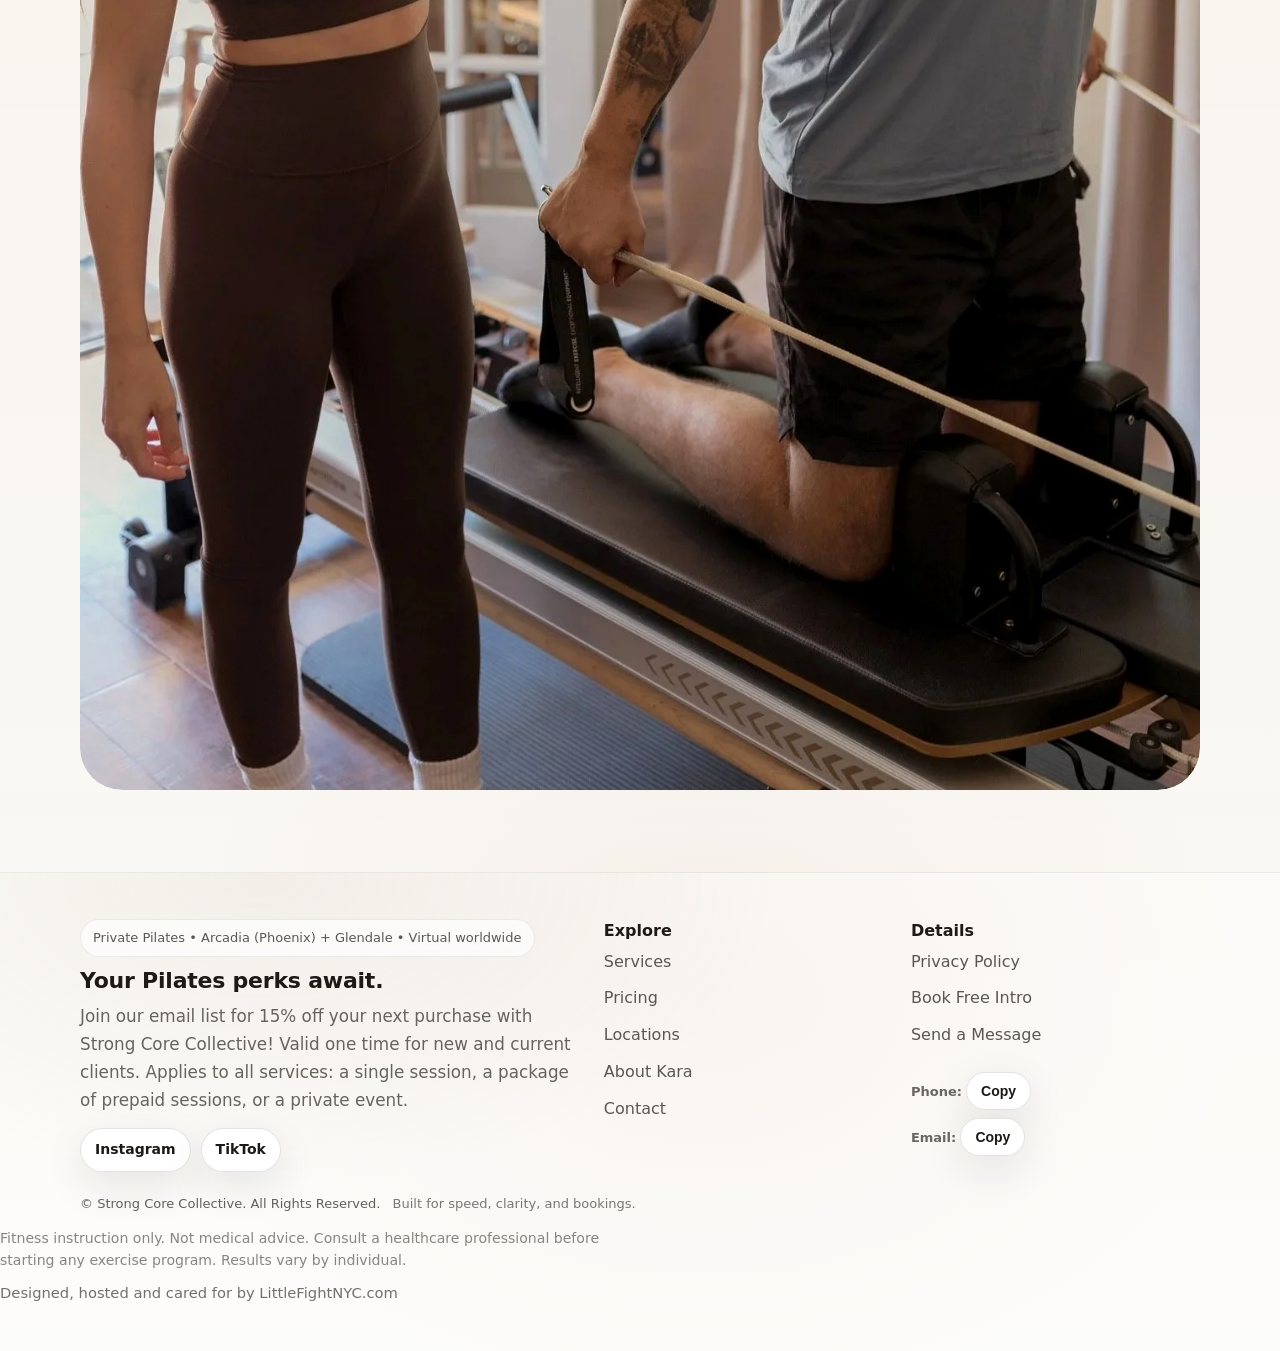
<file: contact/index.html>
<!DOCTYPE html>

<html lang="en">
<head>
<meta charset="utf-8"/>
<meta content="width=device-width, initial-scale=1" name="viewport"/>
<title>Contact | Strong Core Collective</title>
<meta content="Contact Strong Core Collective to ask a question, request availability, or inquire about events and corporate wellness." name="description"/>
<link href="https://www.strongcorecollective.com/contact/" rel="canonical"/>
<meta content="#FBF9F6" name="theme-color"/>
<link href="/assets/img/favicon.png" rel="icon" type="image/png"/>
<link href="/assets/img/apple-touch-icon.png" rel="apple-touch-icon"/>
<meta content="website" property="og:type"/>
<meta content="Contact | Strong Core Collective" property="og:title"/>
<meta content="Contact Strong Core Collective to ask a question, request availability, or inquire about events and corporate wellness." property="og:description"/>
<meta content="https://www.strongcorecollective.com/contact/" property="og:url"/>
<meta content="https://www.strongcorecollective.com/assets/img/og.jpg" property="og:image"/>
<meta content="summary_large_image" name="twitter:card"/>
<link href="/assets/css/styles.css" rel="stylesheet"/>
</head>
<body>
<header class="site-header"><div id="navMount"></div></header>
<main>
<section class="hero slim">
<div class="container">
<div class="badge">Get in touch</div>
<h1 style="margin-top:14px">Your Strong Core journey begins here.</h1>
<p class="lede">Message Kara</p>
<p>
      Whether you’re looking to plan a special event, feature us in the press, or partner on something creative, we’d love to hear from you.
      Fill out the form and we’ll be in touch soon!
    </p>
<p class="mini-note">
<a href="tel:+14807455397">(480) 745-5397</a> •
      <a href="mailto:strongcorecollective@gmail.com">strongcorecollective@gmail.com</a>
</p>
</div>
</section>
<section class="section">
<div class="container flow">
<div class="soft-item">
<h2>Send a message</h2>
<div class="soft-item">
<h2>Send an email</h2>
<p class="lede">Booking happens by email. Tap below and we’ll take it from there.</p>
<ul class="bullets">
<li>Preferred location (Arcadia / Glendale / Virtual / At-home)</li>
<li>Preferred days and times</li>
<li>Your goals + any injuries or considerations</li>
</ul>
<a class="btn primary" href="mailto:strongcorecollective@gmail.com?subject=Book%20a%20Pilates%20Session&amp;body=Hi%20Kara%2C%0A%0AI%E2%80%99d%20love%20to%20book%20a%20session.%0A%0APreferred%20location%3A%20Arcadia%20/%20Glendale%20/%20Virtual%20/%20At-home%0APreferred%20days/times%3A%0AGoals%20%28strength%2C%20flexibility%2C%20recovery%2C%20prenatal/postpartum%2C%20etc.%29%3A%0AAny%20injuries/considerations%3A%0APhone%20number%20%28optional%29%3A%0A%0AThank%20you%21%0A">Email to book →</a>
</div>
</div>
<div aria-hidden="true" class="hero-media">
<img alt="" decoding="async" loading="lazy" src="/assets/img/library/Images%20Strong%20Core%20Collective/Strong-Core-Collective-46.jpg.webp"/>
</div>
</div>
</section>
</main>
<div aria-live="polite" class="toast"></div>
<footer><div id="footerMount"></div></footer>
<script defer="" src="/assets/js/main.js"></script>

<div class="sticky-cta" data-sticky-cta="">
<a class="sticky-cta__btn" href="mailto:strongcorecollective@gmail.com?subject=Book%20a%20Pilates%20Session&amp;body=Hi%20Kara%2C%0A%0AI%E2%80%99d%20love%20to%20book%20a%20session.%0A%0APreferred%20location%3A%20Arcadia%20/%20Glendale%20/%20Virtual%20/%20At-home%0APreferred%20days/times%3A%0AGoals%20%28strength%2C%20flexibility%2C%20recovery%2C%20prenatal/postpartum%2C%20etc.%29%3A%0AAny%20injuries/considerations%3A%0APhone%20number%20%28optional%29%3A%0A%0AThank%20you%21%0A">Email to book →</a>
<a class="sticky-cta__link" href="mailto:strongcorecollective@gmail.com?subject=Quick%20Question&amp;body=Hi%20Kara%2C%0A%0AQuick%20question%3A%0A%0A%5BWrite%20your%20question%20here%5D%0A%0AThank%20you%21%0A">Quick question?</a>
</div>
</body>
</html>
</file>
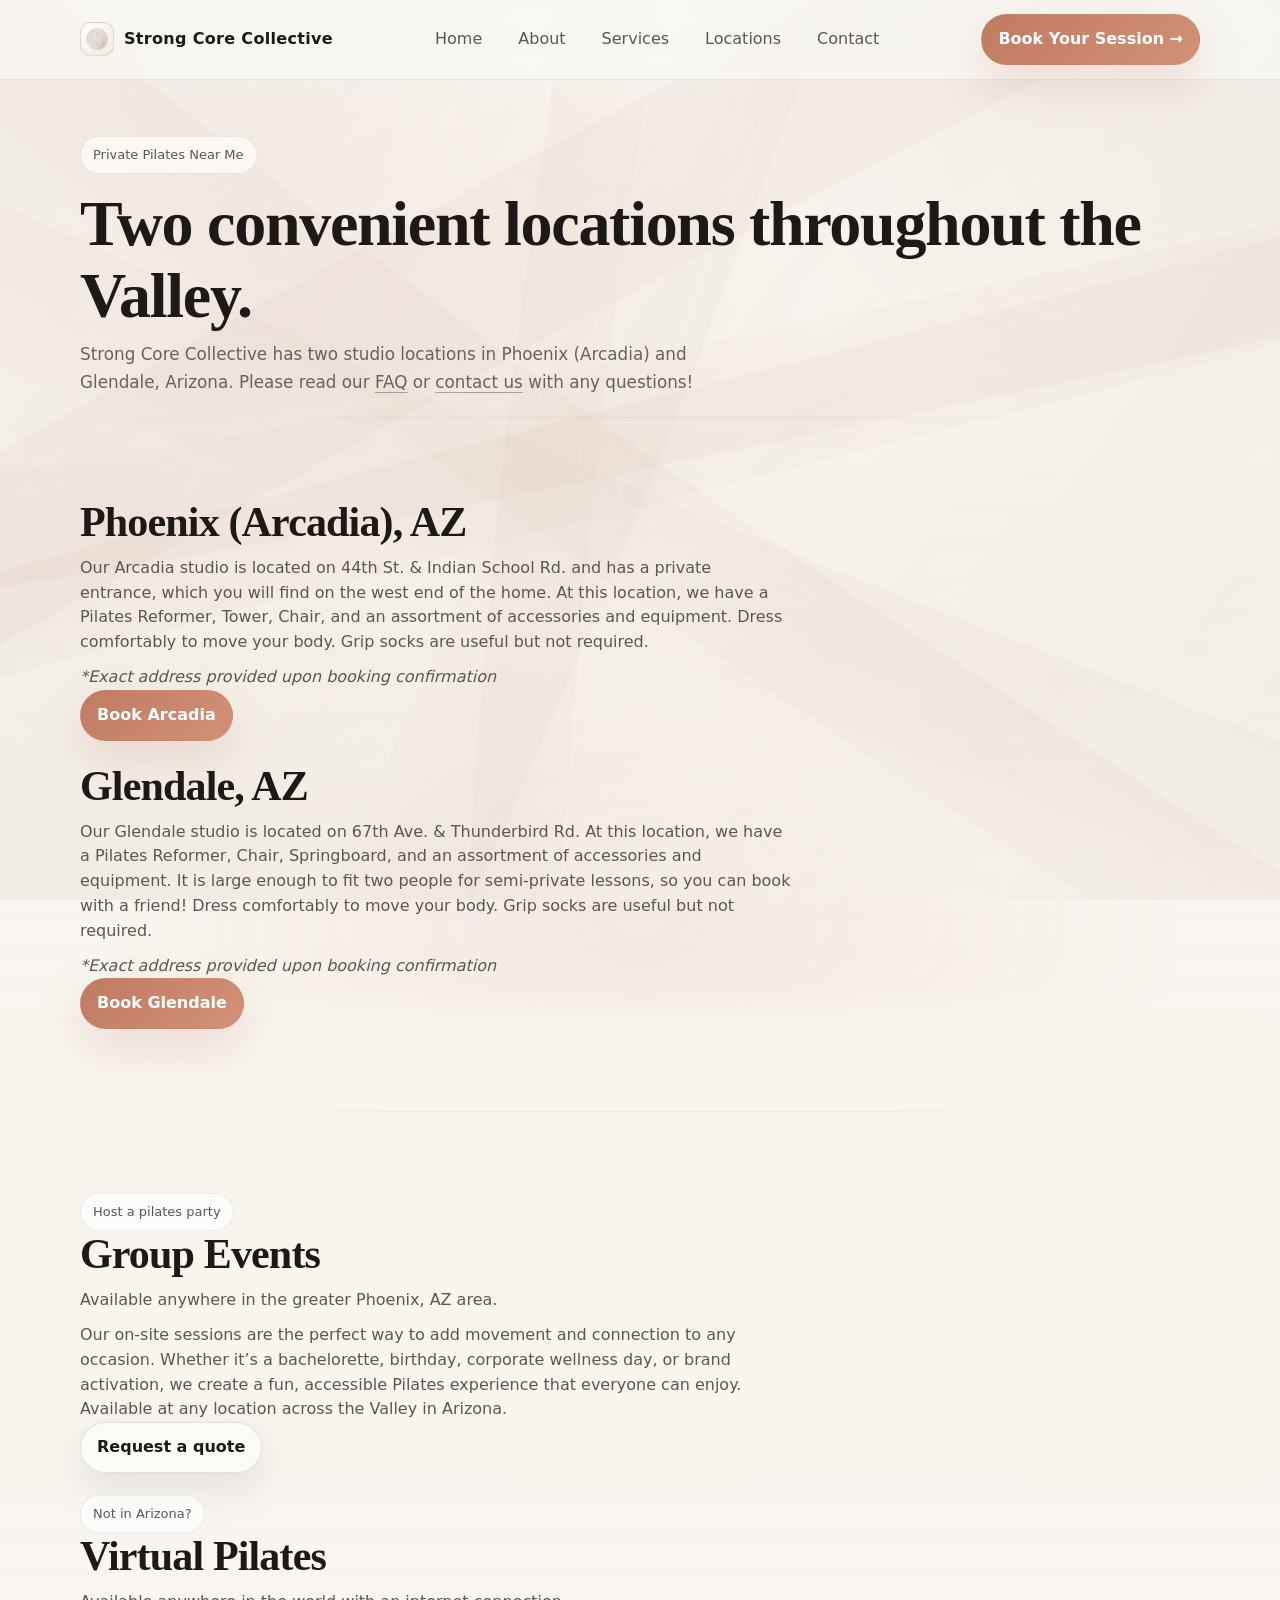
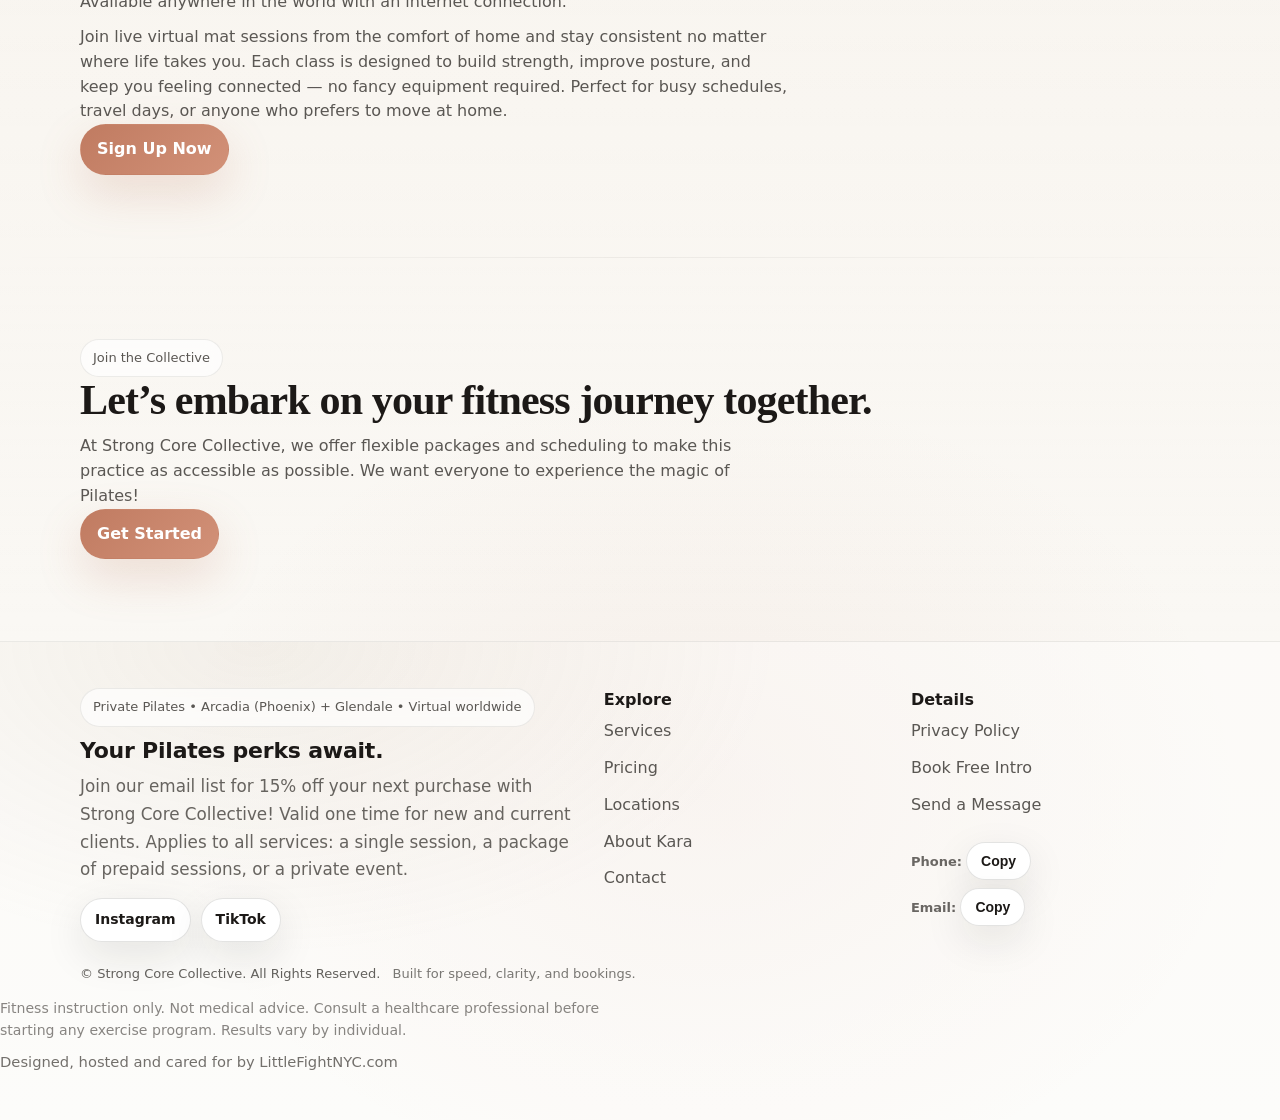
<file: locations/index.html>
<!DOCTYPE html>

<html lang="en">
<head>
<meta charset="utf-8"/>
<meta content="width=device-width, initial-scale=1" name="viewport"/>
<title>Locations | Strong Core Collective</title>
<meta content="Find Strong Core Collective Pilates sessions in Arcadia (Phoenix) and Glendale, Arizona. Book a free intro session or contact us with questions." name="description"/>
<link href="https://www.strongcorecollective.com/locations/" rel="canonical"/>
<meta content="#FBF9F6" name="theme-color"/>
<link href="/assets/img/favicon.png" rel="icon" type="image/png"/>
<link href="/assets/img/apple-touch-icon.png" rel="apple-touch-icon"/>
<meta content="website" property="og:type"/>
<meta content="Locations | Strong Core Collective" property="og:title"/>
<meta content="Find Strong Core Collective Pilates sessions in Arcadia (Phoenix) and Glendale, Arizona. Book a free intro session or contact us with questions." property="og:description"/>
<meta content="https://www.strongcorecollective.com/locations/" property="og:url"/>
<meta content="https://www.strongcorecollective.com/assets/img/og.jpg" property="og:image"/>
<meta content="summary_large_image" name="twitter:card"/>
<link href="/assets/css/styles.css" rel="stylesheet"/>
</head>
<body>
<header class="site-header"><div id="navMount"></div></header>
<main>
<section class="hero slim">
<div class="container">
<div class="badge">Private Pilates Near Me</div>
<h1 style="margin-top:14px">Two convenient locations throughout the Valley.</h1>
<p class="lede">
      Strong Core Collective has two studio locations in Phoenix (Arcadia) and Glendale, Arizona. Please read our <a href="/services/#faq">FAQ</a> or <a href="/contact/">contact us</a> with any questions!
    </p>
</div>
</section>
<section class="section">
<div class="container flow">
<div class="soft-item">
<h2>Phoenix (Arcadia), AZ</h2>
<p>
        Our Arcadia studio is located on 44th St. &amp; Indian School Rd. and has a private entrance, which you will find on the west end of the home.
        At this location, we have a Pilates Reformer, Tower, Chair, and an assortment of accessories and equipment. Dress comfortably to move your body.
        Grip socks are useful but not required.
      </p>
<p><em>*Exact address provided upon booking confirmation</em></p>
<a class="btn primary" href="mailto:strongcorecollective@gmail.com?subject=Book%20a%20Pilates%20Session&amp;body=Hi%20Kara%2C%0A%0AI%E2%80%99d%20love%20to%20book%20a%20session.%0A%0APreferred%20location%3A%20Arcadia%20/%20Glendale%20/%20Virtual%20/%20At-home%0APreferred%20days/times%3A%0AGoals%20%28strength%2C%20flexibility%2C%20recovery%2C%20prenatal/postpartum%2C%20etc.%29%3A%0AAny%20injuries/considerations%3A%0APhone%20number%20%28optional%29%3A%0A%0AThank%20you%21%0A">Book Arcadia</a>
</div>
<div class="soft-item">
<h2>Glendale, AZ</h2>
<p>
        Our Glendale studio is located on 67th Ave. &amp; Thunderbird Rd. At this location, we have a Pilates Reformer, Chair, Springboard, and an assortment
        of accessories and equipment. It is large enough to fit two people for semi-private lessons, so you can book with a friend! Dress comfortably to move your body.
        Grip socks are useful but not required.
      </p>
<p><em>*Exact address provided upon booking confirmation</em></p>
<a class="btn primary" href="mailto:strongcorecollective@gmail.com?subject=Book%20a%20Pilates%20Session&amp;body=Hi%20Kara%2C%0A%0AI%E2%80%99d%20love%20to%20book%20a%20session.%0A%0APreferred%20location%3A%20Arcadia%20/%20Glendale%20/%20Virtual%20/%20At-home%0APreferred%20days/times%3A%0AGoals%20%28strength%2C%20flexibility%2C%20recovery%2C%20prenatal/postpartum%2C%20etc.%29%3A%0AAny%20injuries/considerations%3A%0APhone%20number%20%28optional%29%3A%0A%0AThank%20you%21%0A">Book Glendale</a>
</div>
</div>
</section>
<section class="section">
<div class="container flow">
<div class="soft-item">
<div class="badge">Host a pilates party</div>
<h2>Group Events</h2>
<p>Available anywhere in the greater Phoenix, AZ area.</p>
<p>
        Our on-site sessions are the perfect way to add movement and connection to any occasion. Whether it’s a bachelorette, birthday, corporate wellness day,
        or brand activation, we create a fun, accessible Pilates experience that everyone can enjoy. Available at any location across the Valley in Arizona.
      </p>
<a class="btn ghost" href="mailto:strongcorecollective@gmail.com">Request a quote</a>
</div>
<div class="soft-item">
<div class="badge">Not in Arizona?</div>
<h2>Virtual Pilates</h2>
<p>Available anywhere in the world with an internet connection.</p>
<p>
        Join live virtual mat sessions from the comfort of home and stay consistent no matter where life takes you. Each class is designed to build strength,
        improve posture, and keep you feeling connected — no fancy equipment required. Perfect for busy schedules, travel days, or anyone who prefers to move at home.
      </p>
<a class="btn primary" href="mailto:strongcorecollective@gmail.com">Sign Up Now</a>
</div>
</div>
</section>
<section class="section">
<div class="container">
<div class="badge">Join the Collective</div>
<h2>Let’s embark on your fitness journey together.</h2>
<p>
      At Strong Core Collective, we offer flexible packages and scheduling to make this practice as accessible as possible. We want everyone to experience the magic of Pilates!
    </p>
<a class="btn primary" href="mailto:strongcorecollective@gmail.com">Get Started</a>
</div>
</section>
</main>
<div aria-live="polite" class="toast"></div>
<footer><div id="footerMount"></div></footer>
<script defer="" src="/assets/js/main.js"></script>

<div class="sticky-cta" data-sticky-cta="">
<a class="sticky-cta__btn" href="mailto:strongcorecollective@gmail.com?subject=Book%20a%20Pilates%20Session&amp;body=Hi%20Kara%2C%0A%0AI%E2%80%99d%20love%20to%20book%20a%20session.%0A%0APreferred%20location%3A%20Arcadia%20/%20Glendale%20/%20Virtual%20/%20At-home%0APreferred%20days/times%3A%0AGoals%20%28strength%2C%20flexibility%2C%20recovery%2C%20prenatal/postpartum%2C%20etc.%29%3A%0AAny%20injuries/considerations%3A%0APhone%20number%20%28optional%29%3A%0A%0AThank%20you%21%0A">Email to book →</a>
<a class="sticky-cta__link" href="mailto:strongcorecollective@gmail.com?subject=Quick%20Question&amp;body=Hi%20Kara%2C%0A%0AQuick%20question%3A%0A%0A%5BWrite%20your%20question%20here%5D%0A%0AThank%20you%21%0A">Quick question?</a>
</div>
</body>
</html>
</file>
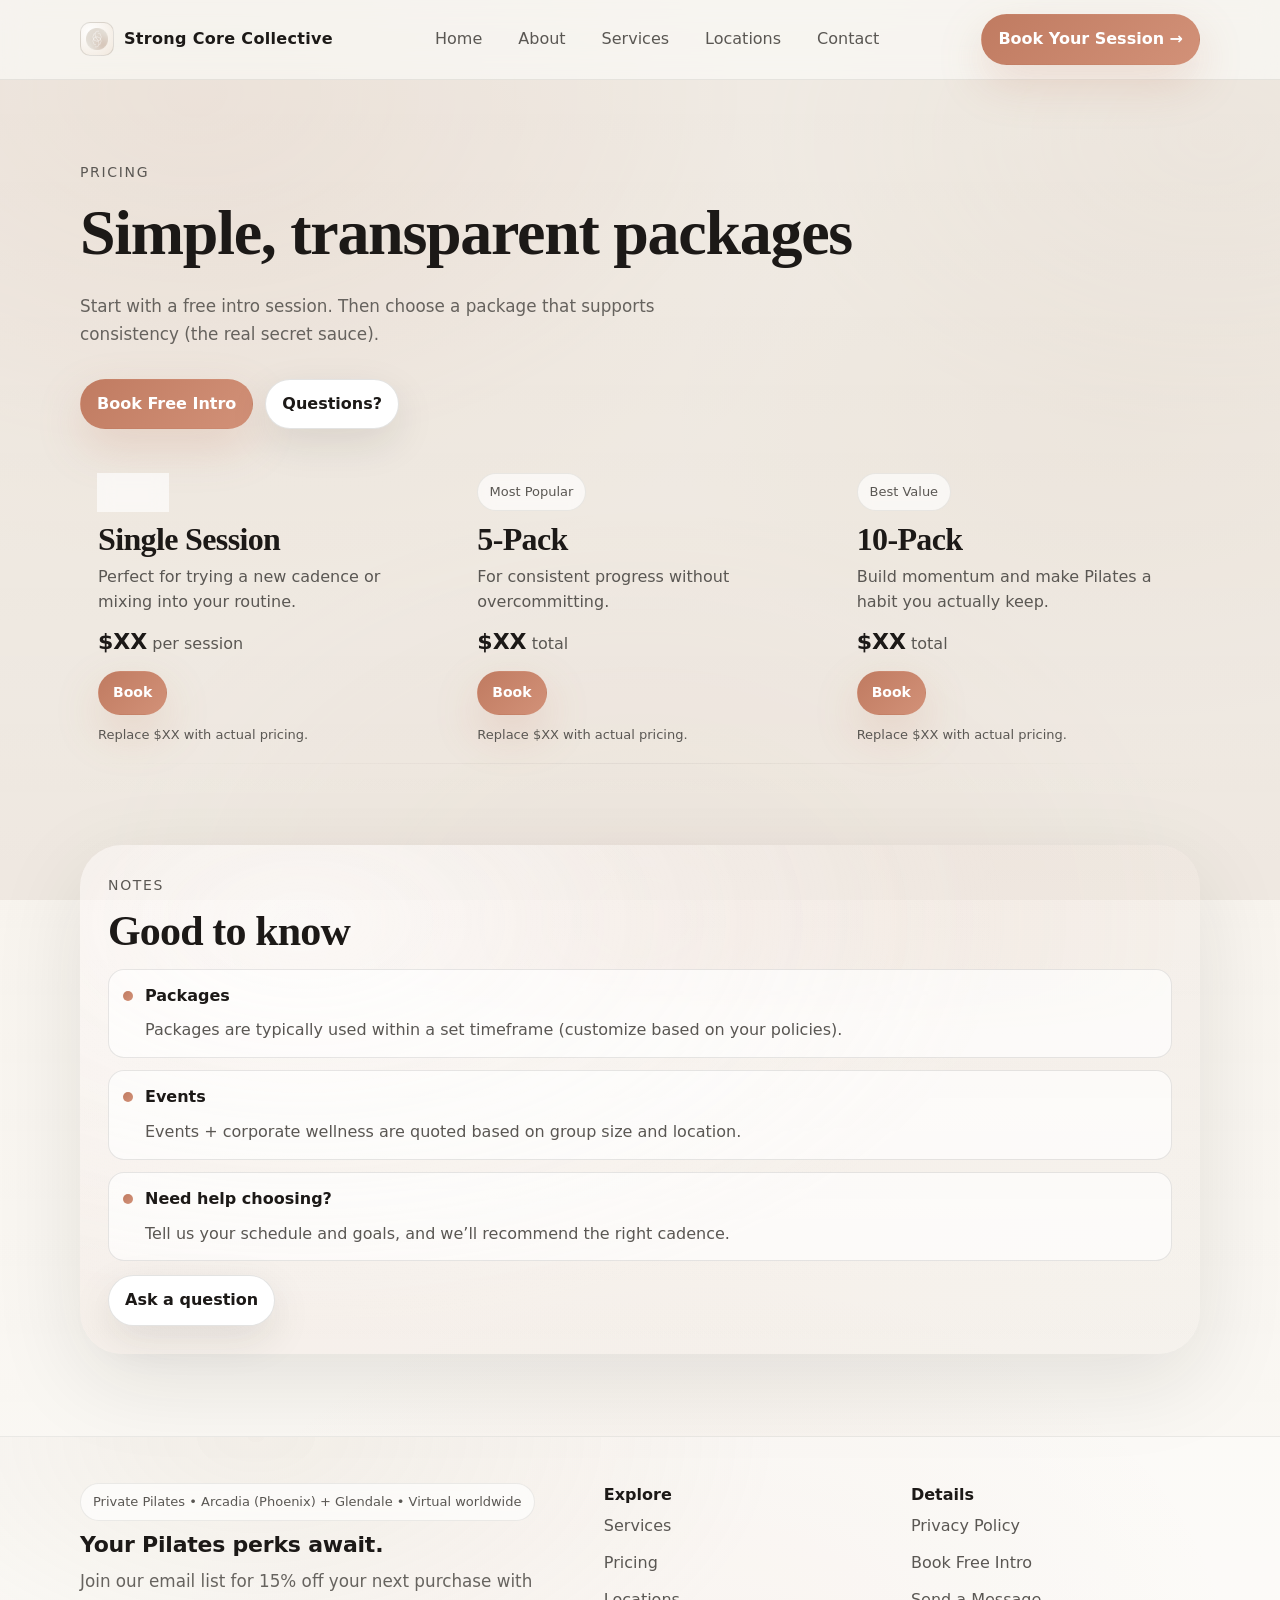
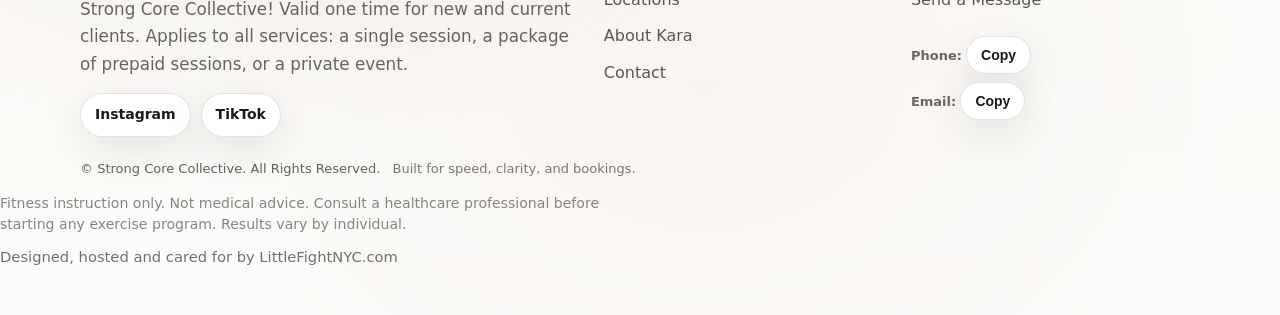
<file: pricing/index.html>
<!DOCTYPE html>

<html lang="en">
<head>
<meta charset="utf-8"/>
<meta content="width=device-width, initial-scale=1" name="viewport"/>
<title>Pricing | Strong Core Collective</title>
<meta content="Transparent pricing for private Pilates sessions and packages. Start with a free intro session, then choose the package that fits your schedule." name="description"/>
<link href="https://www.strongcorecollective.com/pricing/" rel="canonical"/>
<meta content="#FBF9F6" name="theme-color"/>
<link href="/assets/img/favicon.png" rel="icon" type="image/png"/>
<link href="/assets/img/apple-touch-icon.png" rel="apple-touch-icon"/>
<meta content="website" property="og:type"/>
<meta content="Pricing | Strong Core Collective" property="og:title"/>
<meta content="Transparent pricing for private Pilates sessions and packages. Start with a free intro session, then choose the package that fits your schedule." property="og:description"/>
<meta content="https://www.strongcorecollective.com/pricing/" property="og:url"/>
<meta content="https://www.strongcorecollective.com/assets/img/og.jpg" property="og:image"/>
<meta content="summary_large_image" name="twitter:card"/>
<link href="/assets/css/styles.css" rel="stylesheet"/>
</head>
<body>
<header class="site-header"><div id="navMount"></div></header>
<main>
<section class="section">
<div class="container">
<div class="section-header">
<span class="kicker">Pricing</span>
<h1>Simple, transparent packages</h1>
<p class="lede">Start with a free intro session. Then choose a package that supports consistency (the real secret sauce).</p>
<div style="margin-top:16px; display:flex; gap:12px; flex-wrap:wrap">
<a class="btn primary" href="mailto:strongcorecollective@gmail.com?subject=Book%20a%20Pilates%20Session&amp;body=Hi%20Kara%2C%0A%0AI%E2%80%99d%20love%20to%20book%20a%20session.%0A%0APreferred%20location%3A%20Arcadia%20/%20Glendale%20/%20Virtual%20/%20At-home%0APreferred%20days/times%3A%0AGoals%20%28strength%2C%20flexibility%2C%20recovery%2C%20prenatal/postpartum%2C%20etc.%29%3A%0AAny%20injuries/considerations%3A%0APhone%20number%20%28optional%29%3A%0A%0AThank%20you%21%0A">Book Free Intro</a>
<a class="btn" href="mailto:strongcorecollective@gmail.com">Questions?</a>
</div>
</div>
<div class="grid cols-3">
<article class="card">
<div class="card-body">
<span class="badge">Starter</span>
<h2 style="font-size:32px; margin-top:10px">Single Session</h2>
<p>Perfect for trying a new cadence or mixing into your routine.</p>
<p style="margin-top:10px"><strong style="font-size:22px; color:var(--ink)">$XX</strong> <span style="color:var(--muted)">per session</span></p>
<div style="margin-top:12px"><a class="btn small primary" href="mailto:strongcorecollective@gmail.com?subject=Book%20a%20Pilates%20Session&amp;body=Hi%20Kara%2C%0A%0AI%E2%80%99d%20love%20to%20book%20a%20session.%0A%0APreferred%20location%3A%20Arcadia%20/%20Glendale%20/%20Virtual%20/%20At-home%0APreferred%20days/times%3A%0AGoals%20%28strength%2C%20flexibility%2C%20recovery%2C%20prenatal/postpartum%2C%20etc.%29%3A%0AAny%20injuries/considerations%3A%0APhone%20number%20%28optional%29%3A%0A%0AThank%20you%21%0A">Book</a></div>
<p style="font-size:13px; margin-top:10px">Replace $XX with actual pricing.</p>
</div>
</article>
<article class="card">
<div class="card-body">
<span class="badge">Most Popular</span>
<h2 style="font-size:32px; margin-top:10px">5-Pack</h2>
<p>For consistent progress without overcommitting.</p>
<p style="margin-top:10px"><strong style="font-size:22px; color:var(--ink)">$XX</strong> <span style="color:var(--muted)">total</span></p>
<div style="margin-top:12px"><a class="btn small primary" href="mailto:strongcorecollective@gmail.com?subject=Book%20a%20Pilates%20Session&amp;body=Hi%20Kara%2C%0A%0AI%E2%80%99d%20love%20to%20book%20a%20session.%0A%0APreferred%20location%3A%20Arcadia%20/%20Glendale%20/%20Virtual%20/%20At-home%0APreferred%20days/times%3A%0AGoals%20%28strength%2C%20flexibility%2C%20recovery%2C%20prenatal/postpartum%2C%20etc.%29%3A%0AAny%20injuries/considerations%3A%0APhone%20number%20%28optional%29%3A%0A%0AThank%20you%21%0A">Book</a></div>
<p style="font-size:13px; margin-top:10px">Replace $XX with actual pricing.</p>
</div>
</article>
<article class="card">
<div class="card-body">
<span class="badge">Best Value</span>
<h2 style="font-size:32px; margin-top:10px">10-Pack</h2>
<p>Build momentum and make Pilates a habit you actually keep.</p>
<p style="margin-top:10px"><strong style="font-size:22px; color:var(--ink)">$XX</strong> <span style="color:var(--muted)">total</span></p>
<div style="margin-top:12px"><a class="btn small primary" href="mailto:strongcorecollective@gmail.com?subject=Book%20a%20Pilates%20Session&amp;body=Hi%20Kara%2C%0A%0AI%E2%80%99d%20love%20to%20book%20a%20session.%0A%0APreferred%20location%3A%20Arcadia%20/%20Glendale%20/%20Virtual%20/%20At-home%0APreferred%20days/times%3A%0AGoals%20%28strength%2C%20flexibility%2C%20recovery%2C%20prenatal/postpartum%2C%20etc.%29%3A%0AAny%20injuries/considerations%3A%0APhone%20number%20%28optional%29%3A%0A%0AThank%20you%21%0A">Book</a></div>
<p style="font-size:13px; margin-top:10px">Replace $XX with actual pricing.</p>
</div>
</article>
</div>
<div class="section" style="padding-bottom:0">
<div class="callout">
<span class="kicker">Notes</span>
<h2 style="margin-top:10px">Good to know</h2>
<div class="list" style="margin-top:14px">
<div class="list-item"><span aria-hidden="true" class="dot"></span><div><strong>Packages</strong><p>Packages are typically used within a set timeframe (customize based on your policies).</p></div></div>
<div class="list-item"><span aria-hidden="true" class="dot"></span><div><strong>Events</strong><p>Events + corporate wellness are quoted based on group size and location.</p></div></div>
<div class="list-item"><span aria-hidden="true" class="dot"></span><div><strong>Need help choosing?</strong><p>Tell us your schedule and goals, and we’ll recommend the right cadence.</p></div></div>
</div>
<div style="margin-top:14px">
<a class="btn" href="mailto:strongcorecollective@gmail.com">Ask a question</a>
</div>
</div>
</div>
</div>
</section>
</main>
<div aria-live="polite" class="toast"></div>
<footer><div id="footerMount"></div></footer>
<script defer="" src="/assets/js/main.js"></script>

<div class="sticky-cta" data-sticky-cta="">
<a class="sticky-cta__btn" href="mailto:strongcorecollective@gmail.com?subject=Book%20a%20Pilates%20Session&amp;body=Hi%20Kara%2C%0A%0AI%E2%80%99d%20love%20to%20book%20a%20session.%0A%0APreferred%20location%3A%20Arcadia%20/%20Glendale%20/%20Virtual%20/%20At-home%0APreferred%20days/times%3A%0AGoals%20%28strength%2C%20flexibility%2C%20recovery%2C%20prenatal/postpartum%2C%20etc.%29%3A%0AAny%20injuries/considerations%3A%0APhone%20number%20%28optional%29%3A%0A%0AThank%20you%21%0A">Email to book →</a>
<a class="sticky-cta__link" href="mailto:strongcorecollective@gmail.com?subject=Quick%20Question&amp;body=Hi%20Kara%2C%0A%0AQuick%20question%3A%0A%0A%5BWrite%20your%20question%20here%5D%0A%0AThank%20you%21%0A">Quick question?</a>
</div>
</body>
</html>
</file>
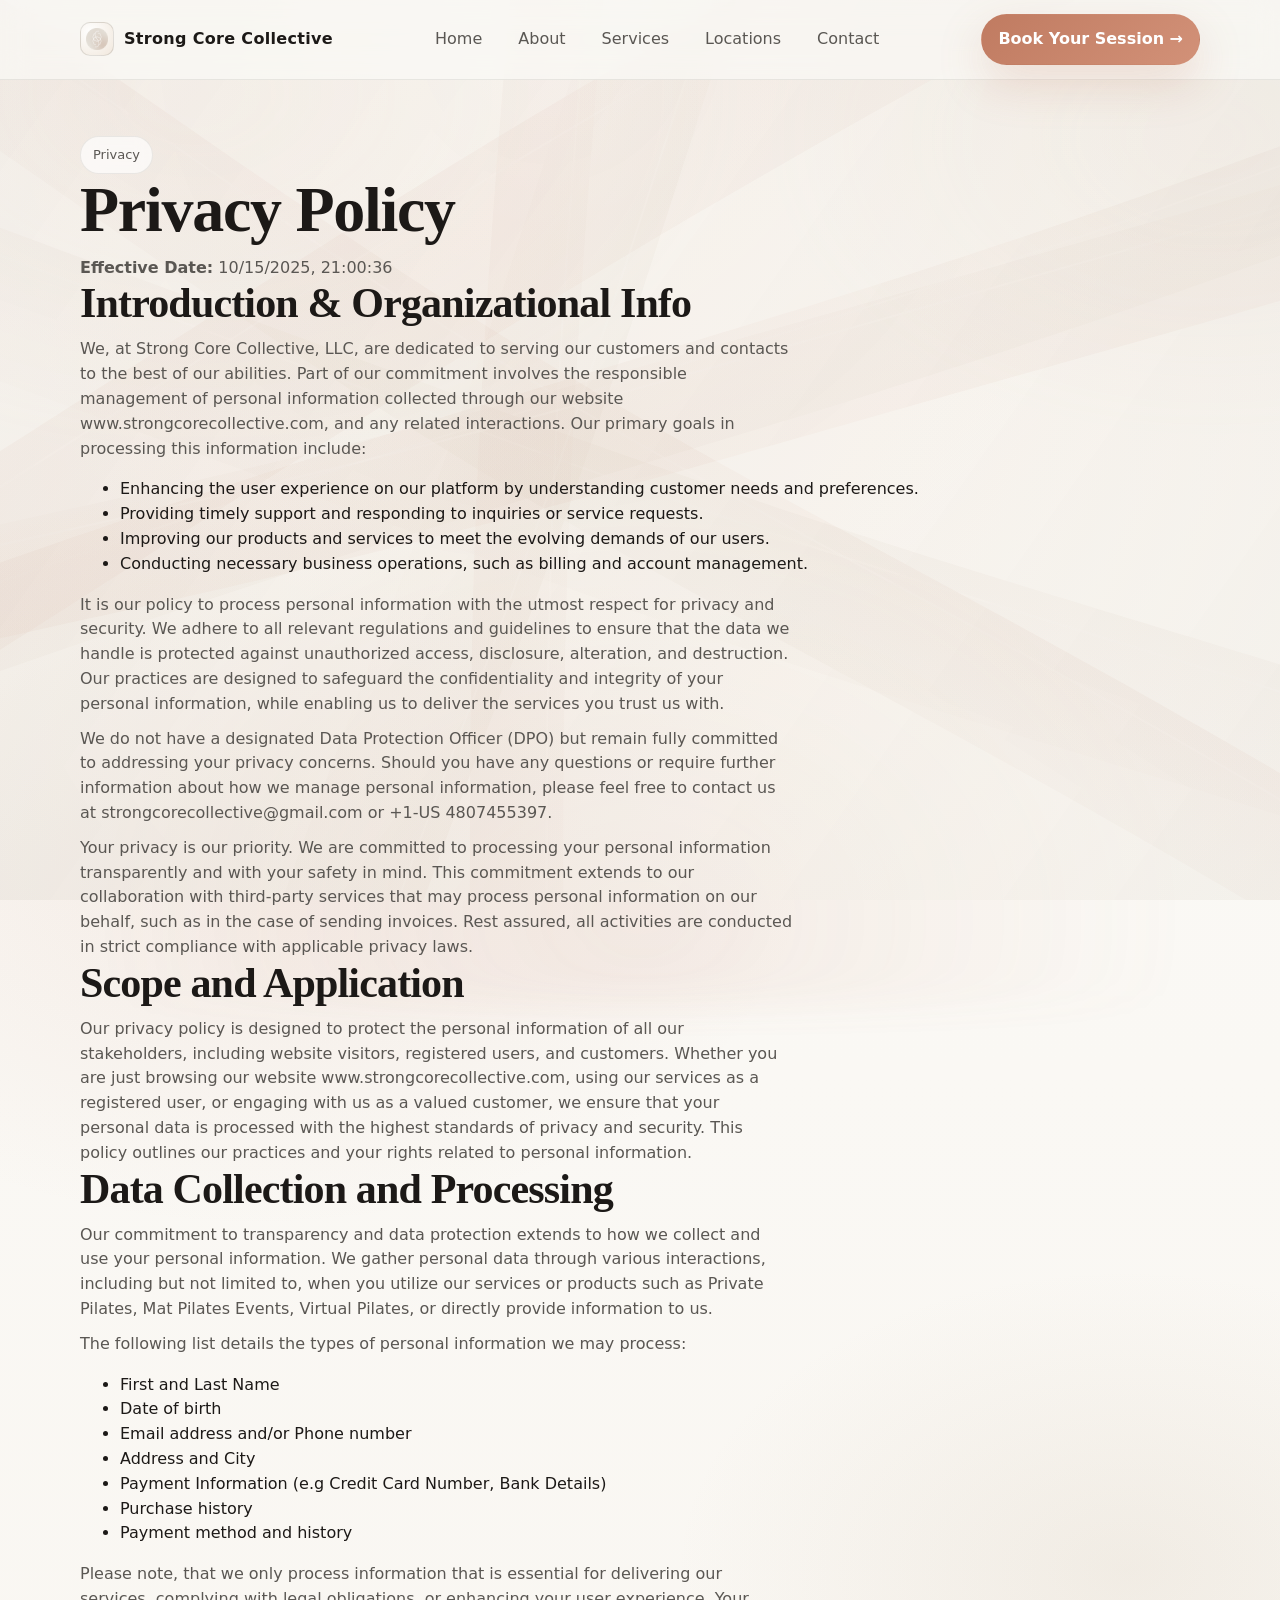
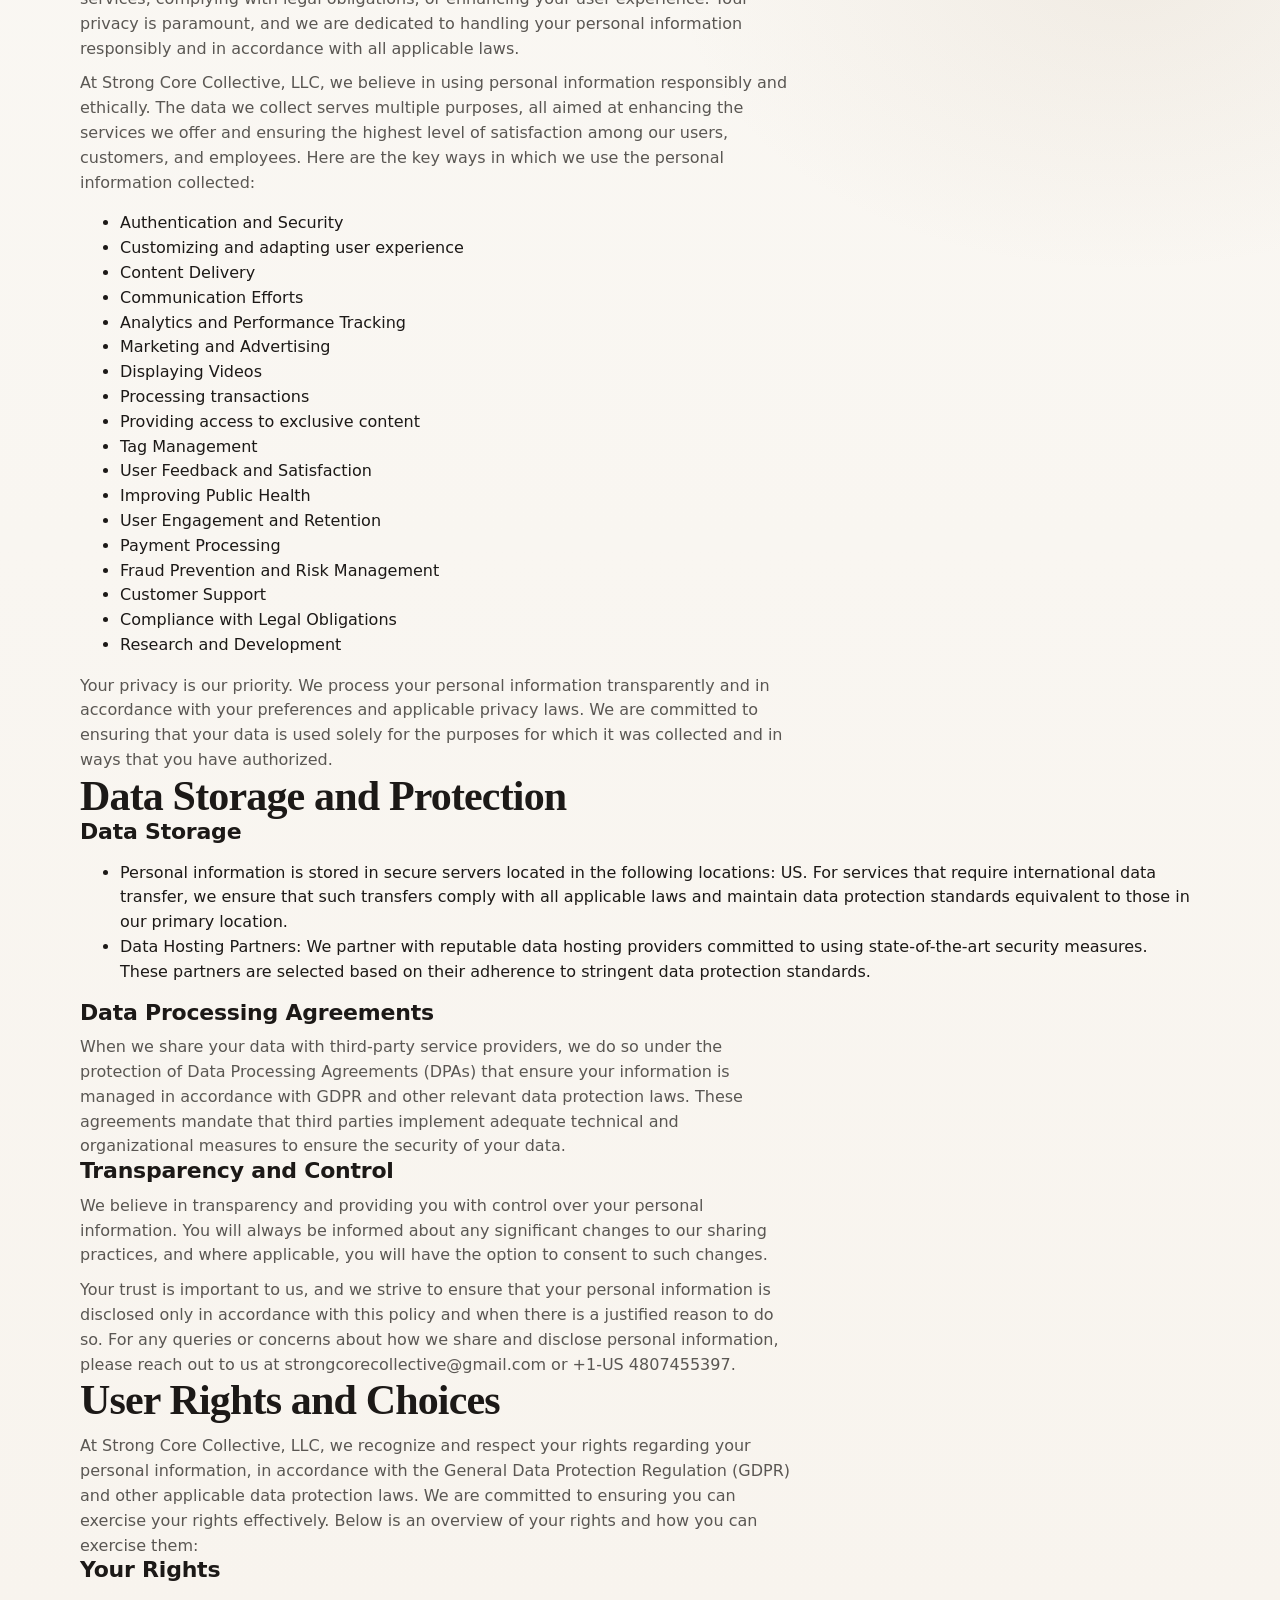
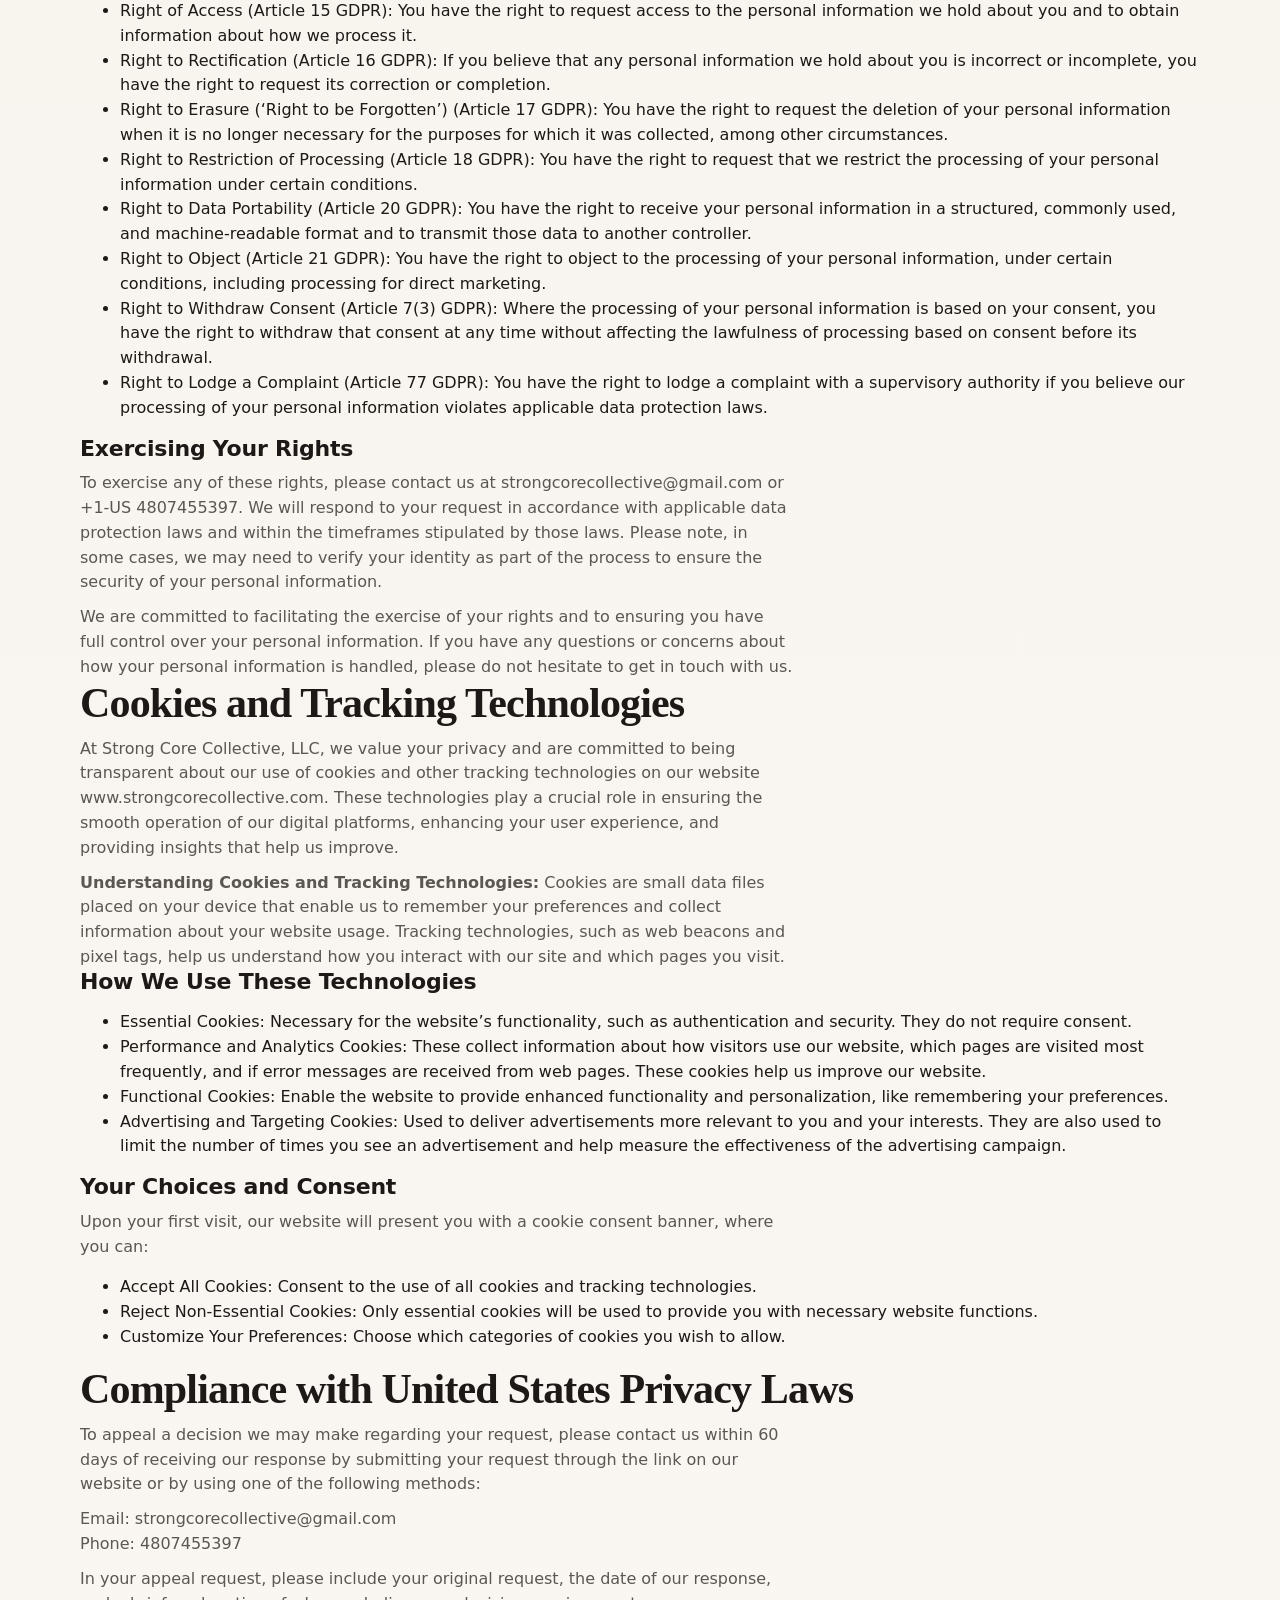
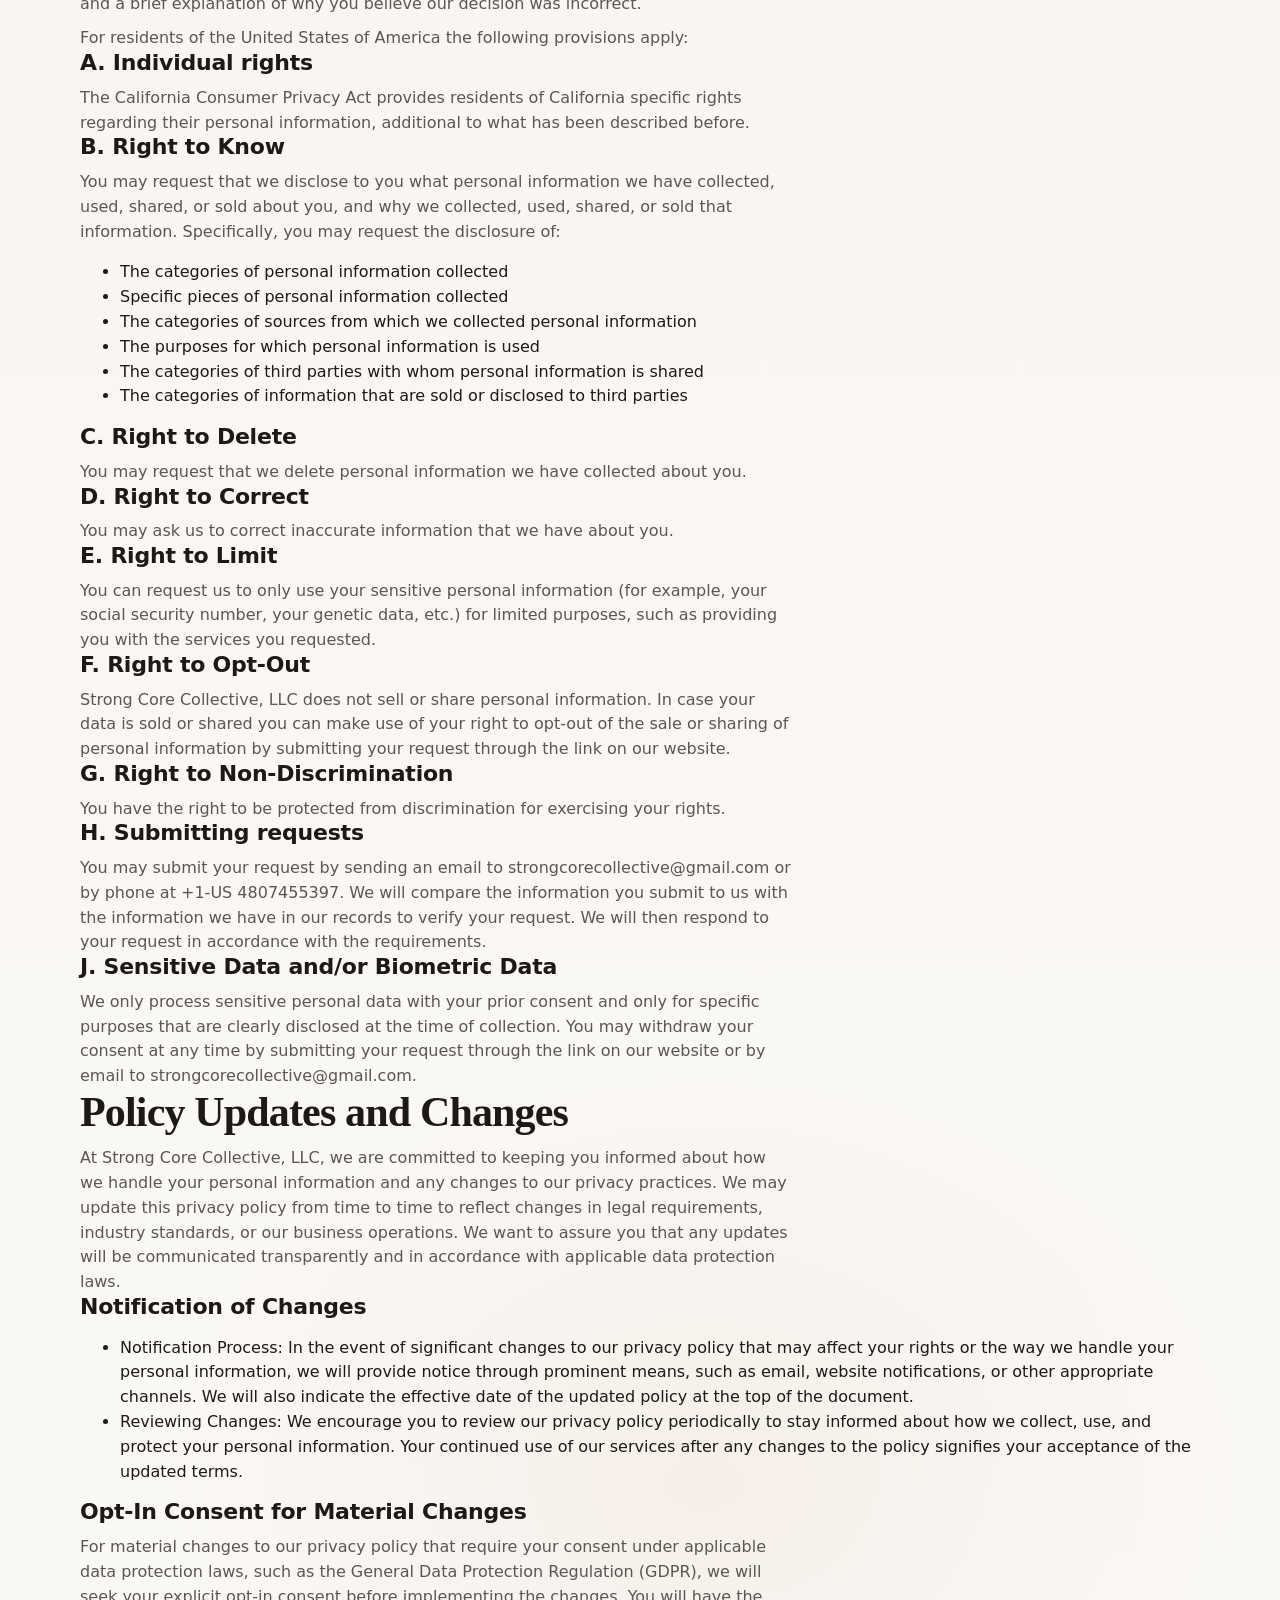
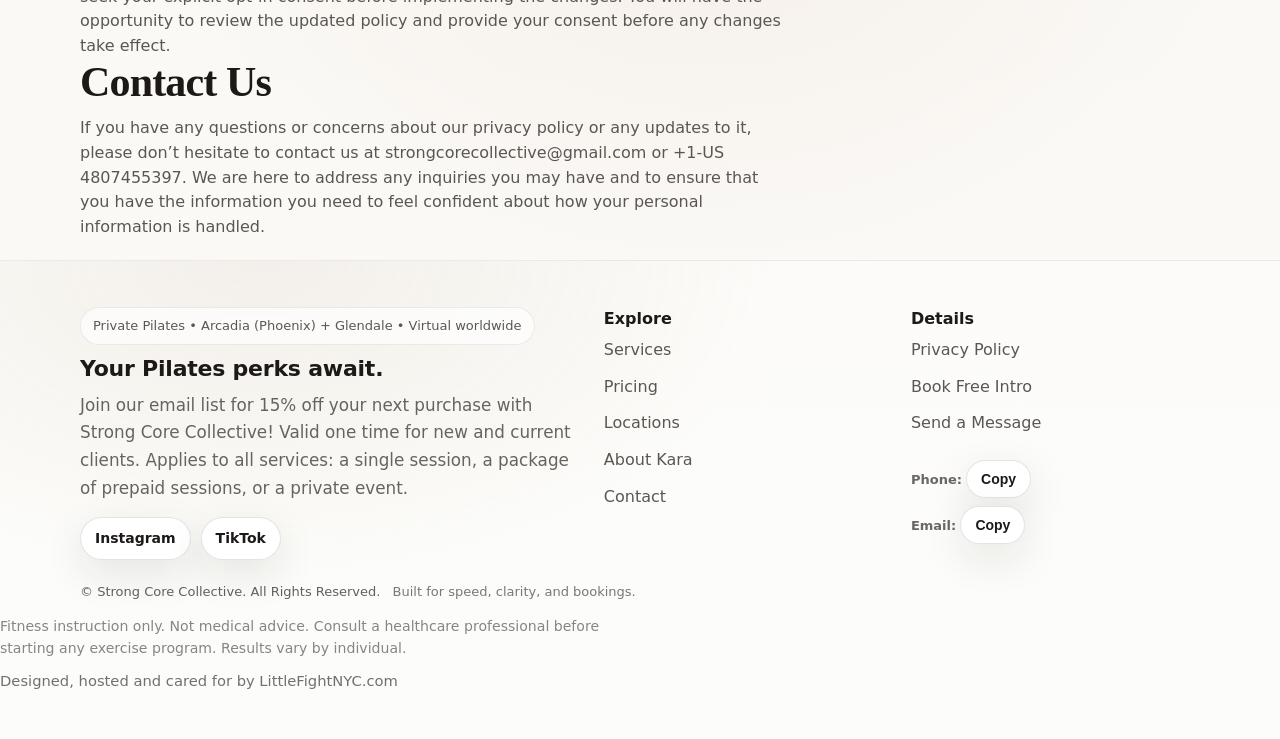
<file: privacy/index.html>
<!DOCTYPE html>

<html lang="en">
<head>
<meta charset="utf-8"/>
<meta content="width=device-width, initial-scale=1" name="viewport"/>
<title>Privacy Policy | Strong Core Collective</title>
<meta content="How Strong Core Collective collects and uses information from this website, including contact form submissions." name="description"/>
<link href="https://www.strongcorecollective.com/privacy/" rel="canonical"/>
<meta content="#FBF9F6" name="theme-color"/>
<link href="/assets/img/favicon.png" rel="icon" type="image/png"/>
<link href="/assets/img/apple-touch-icon.png" rel="apple-touch-icon"/>
<meta content="website" property="og:type"/>
<meta content="Privacy Policy | Strong Core Collective" property="og:title"/>
<meta content="How Strong Core Collective collects and uses information from this website, including contact form submissions." property="og:description"/>
<meta content="https://www.strongcorecollective.com/privacy/" property="og:url"/>
<meta content="https://www.strongcorecollective.com/assets/img/og.jpg" property="og:image"/>
<meta content="summary_large_image" name="twitter:card"/>
<link href="/assets/css/styles.css" rel="stylesheet"/>
</head>
<body>
<header class="site-header"><div id="navMount"></div></header>
<main>
<section class="hero slim">
<div class="container">
<div class="badge">Privacy</div>
<h1>Privacy Policy</h1>
<p><strong>Effective Date:</strong> 10/15/2025, 21:00:36</p>
<h2>Introduction &amp; Organizational Info</h2>
<p>We, at Strong Core Collective, LLC, are dedicated to serving our customers and contacts to the best of our abilities. Part of our commitment involves the responsible management of personal information collected through our website www.strongcorecollective.com, and any related interactions. Our primary goals in processing this information include:</p>
<ul class="bullets">
<li>Enhancing the user experience on our platform by understanding customer needs and preferences.</li>
<li>Providing timely support and responding to inquiries or service requests.</li>
<li>Improving our products and services to meet the evolving demands of our users.</li>
<li>Conducting necessary business operations, such as billing and account management.</li>
</ul>
<p>It is our policy to process personal information with the utmost respect for privacy and security. We adhere to all relevant regulations and guidelines to ensure that the data we handle is protected against unauthorized access, disclosure, alteration, and destruction. Our practices are designed to safeguard the confidentiality and integrity of your personal information, while enabling us to deliver the services you trust us with.</p>
<p>We do not have a designated Data Protection Officer (DPO) but remain fully committed to addressing your privacy concerns. Should you have any questions or require further information about how we manage personal information, please feel free to contact us at strongcorecollective@gmail.com or +1-US 4807455397.</p>
<p>Your privacy is our priority. We are committed to processing your personal information transparently and with your safety in mind. This commitment extends to our collaboration with third-party services that may process personal information on our behalf, such as in the case of sending invoices. Rest assured, all activities are conducted in strict compliance with applicable privacy laws.</p>
<h2>Scope and Application</h2>
<p>Our privacy policy is designed to protect the personal information of all our stakeholders, including website visitors, registered users, and customers. Whether you are just browsing our website www.strongcorecollective.com, using our services as a registered user, or engaging with us as a valued customer, we ensure that your personal data is processed with the highest standards of privacy and security. This policy outlines our practices and your rights related to personal information.</p>
<h2>Data Collection and Processing</h2>
<p>Our commitment to transparency and data protection extends to how we collect and use your personal information. We gather personal data through various interactions, including but not limited to, when you utilize our services or products such as Private Pilates, Mat Pilates Events, Virtual Pilates, or directly provide information to us.</p>
<p>The following list details the types of personal information we may process:</p>
<ul class="bullets">
<li>First and Last Name</li>
<li>Date of birth</li>
<li>Email address and/or Phone number</li>
<li>Address and City</li>
<li>Payment Information (e.g Credit Card Number, Bank Details)</li>
<li>Purchase history</li>
<li>Payment method and history</li>
</ul>
<p>Please note, that we only process information that is essential for delivering our services, complying with legal obligations, or enhancing your user experience. Your privacy is paramount, and we are dedicated to handling your personal information responsibly and in accordance with all applicable laws.</p>
<p>At Strong Core Collective, LLC, we believe in using personal information responsibly and ethically. The data we collect serves multiple purposes, all aimed at enhancing the services we offer and ensuring the highest level of satisfaction among our users, customers, and employees. Here are the key ways in which we use the personal information collected:</p>
<ul class="bullets">
<li>Authentication and Security</li>
<li>Customizing and adapting user experience</li>
<li>Content Delivery</li>
<li>Communication Efforts</li>
<li>Analytics and Performance Tracking</li>
<li>Marketing and Advertising</li>
<li>Displaying Videos</li>
<li>Processing transactions</li>
<li>Providing access to exclusive content</li>
<li>Tag Management</li>
<li>User Feedback and Satisfaction</li>
<li>Improving Public Health</li>
<li>User Engagement and Retention</li>
<li>Payment Processing</li>
<li>Fraud Prevention and Risk Management</li>
<li>Customer Support</li>
<li>Compliance with Legal Obligations</li>
<li>Research and Development</li>
</ul>
<p>Your privacy is our priority. We process your personal information transparently and in accordance with your preferences and applicable privacy laws. We are committed to ensuring that your data is used solely for the purposes for which it was collected and in ways that you have authorized.</p>
<h2>Data Storage and Protection</h2>
<h3>Data Storage</h3>
<ul class="bullets">
<li>Personal information is stored in secure servers located in the following locations: US. For services that require international data transfer, we ensure that such transfers comply with all applicable laws and maintain data protection standards equivalent to those in our primary location.</li>
<li>Data Hosting Partners: We partner with reputable data hosting providers committed to using state-of-the-art security measures. These partners are selected based on their adherence to stringent data protection standards.</li>
</ul>
<h3>Data Processing Agreements</h3>
<p>When we share your data with third-party service providers, we do so under the protection of Data Processing Agreements (DPAs) that ensure your information is managed in accordance with GDPR and other relevant data protection laws. These agreements mandate that third parties implement adequate technical and organizational measures to ensure the security of your data.</p>
<h3>Transparency and Control</h3>
<p>We believe in transparency and providing you with control over your personal information. You will always be informed about any significant changes to our sharing practices, and where applicable, you will have the option to consent to such changes.</p>
<p>Your trust is important to us, and we strive to ensure that your personal information is disclosed only in accordance with this policy and when there is a justified reason to do so. For any queries or concerns about how we share and disclose personal information, please reach out to us at strongcorecollective@gmail.com or +1-US 4807455397.</p>
<h2>User Rights and Choices</h2>
<p>At Strong Core Collective, LLC, we recognize and respect your rights regarding your personal information, in accordance with the General Data Protection Regulation (GDPR) and other applicable data protection laws. We are committed to ensuring you can exercise your rights effectively. Below is an overview of your rights and how you can exercise them:</p>
<h3>Your Rights</h3>
<ul class="bullets">
<li>Right of Access (Article 15 GDPR): You have the right to request access to the personal information we hold about you and to obtain information about how we process it.</li>
<li>Right to Rectification (Article 16 GDPR): If you believe that any personal information we hold about you is incorrect or incomplete, you have the right to request its correction or completion.</li>
<li>Right to Erasure (‘Right to be Forgotten’) (Article 17 GDPR): You have the right to request the deletion of your personal information when it is no longer necessary for the purposes for which it was collected, among other circumstances.</li>
<li>Right to Restriction of Processing (Article 18 GDPR): You have the right to request that we restrict the processing of your personal information under certain conditions.</li>
<li>Right to Data Portability (Article 20 GDPR): You have the right to receive your personal information in a structured, commonly used, and machine-readable format and to transmit those data to another controller.</li>
<li>Right to Object (Article 21 GDPR): You have the right to object to the processing of your personal information, under certain conditions, including processing for direct marketing.</li>
<li>Right to Withdraw Consent (Article 7(3) GDPR): Where the processing of your personal information is based on your consent, you have the right to withdraw that consent at any time without affecting the lawfulness of processing based on consent before its withdrawal.</li>
<li>Right to Lodge a Complaint (Article 77 GDPR): You have the right to lodge a complaint with a supervisory authority if you believe our processing of your personal information violates applicable data protection laws.</li>
</ul>
<h3>Exercising Your Rights</h3>
<p>To exercise any of these rights, please contact us at strongcorecollective@gmail.com or +1-US 4807455397. We will respond to your request in accordance with applicable data protection laws and within the timeframes stipulated by those laws. Please note, in some cases, we may need to verify your identity as part of the process to ensure the security of your personal information.</p>
<p>We are committed to facilitating the exercise of your rights and to ensuring you have full control over your personal information. If you have any questions or concerns about how your personal information is handled, please do not hesitate to get in touch with us.</p>
<h2>Cookies and Tracking Technologies</h2>
<p>At Strong Core Collective, LLC, we value your privacy and are committed to being transparent about our use of cookies and other tracking technologies on our website www.strongcorecollective.com. These technologies play a crucial role in ensuring the smooth operation of our digital platforms, enhancing your user experience, and providing insights that help us improve.</p>
<p><strong>Understanding Cookies and Tracking Technologies:</strong> Cookies are small data files placed on your device that enable us to remember your preferences and collect information about your website usage. Tracking technologies, such as web beacons and pixel tags, help us understand how you interact with our site and which pages you visit.</p>
<h3>How We Use These Technologies</h3>
<ul class="bullets">
<li>Essential Cookies: Necessary for the website’s functionality, such as authentication and security. They do not require consent.</li>
<li>Performance and Analytics Cookies: These collect information about how visitors use our website, which pages are visited most frequently, and if error messages are received from web pages. These cookies help us improve our website.</li>
<li>Functional Cookies: Enable the website to provide enhanced functionality and personalization, like remembering your preferences.</li>
<li>Advertising and Targeting Cookies: Used to deliver advertisements more relevant to you and your interests. They are also used to limit the number of times you see an advertisement and help measure the effectiveness of the advertising campaign.</li>
</ul>
<h3>Your Choices and Consent</h3>
<p>Upon your first visit, our website will present you with a cookie consent banner, where you can:</p>
<ul class="bullets">
<li>Accept All Cookies: Consent to the use of all cookies and tracking technologies.</li>
<li>Reject Non-Essential Cookies: Only essential cookies will be used to provide you with necessary website functions.</li>
<li>Customize Your Preferences: Choose which categories of cookies you wish to allow.</li>
</ul>
<h2>Compliance with United States Privacy Laws</h2>
<p>To appeal a decision we may make regarding your request, please contact us within 60 days of receiving our response by submitting your request through the link on our website or by using one of the following methods:</p>
<p>Email: strongcorecollective@gmail.com<br/>Phone: 4807455397</p>
<p>In your appeal request, please include your original request, the date of our response, and a brief explanation of why you believe our decision was incorrect.</p>
<p>For residents of the United States of America the following provisions apply:</p>
<h3>A. Individual rights</h3>
<p>The California Consumer Privacy Act provides residents of California specific rights regarding their personal information, additional to what has been described before.</p>
<h3>B. Right to Know</h3>
<p>You may request that we disclose to you what personal information we have collected, used, shared, or sold about you, and why we collected, used, shared, or sold that information. Specifically, you may request the disclosure of:</p>
<ul class="bullets">
<li>The categories of personal information collected</li>
<li>Specific pieces of personal information collected</li>
<li>The categories of sources from which we collected personal information</li>
<li>The purposes for which personal information is used</li>
<li>The categories of third parties with whom personal information is shared</li>
<li>The categories of information that are sold or disclosed to third parties</li>
</ul>
<h3>C. Right to Delete</h3>
<p>You may request that we delete personal information we have collected about you.</p>
<h3>D. Right to Correct</h3>
<p>You may ask us to correct inaccurate information that we have about you.</p>
<h3>E. Right to Limit</h3>
<p>You can request us to only use your sensitive personal information (for example, your social security number, your genetic data, etc.) for limited purposes, such as providing you with the services you requested.</p>
<h3>F. Right to Opt-Out</h3>
<p>Strong Core Collective, LLC does not sell or share personal information. In case your data is sold or shared you can make use of your right to opt-out of the sale or sharing of personal information by submitting your request through the link on our website.</p>
<h3>G. Right to Non-Discrimination</h3>
<p>You have the right to be protected from discrimination for exercising your rights.</p>
<h3>H. Submitting requests</h3>
<p>You may submit your request by sending an email to strongcorecollective@gmail.com or by phone at +1-US 4807455397. We will compare the information you submit to us with the information we have in our records to verify your request. We will then respond to your request in accordance with the requirements.</p>
<h3>J. Sensitive Data and/or Biometric Data</h3>
<p>We only process sensitive personal data with your prior consent and only for specific purposes that are clearly disclosed at the time of collection. You may withdraw your consent at any time by submitting your request through the link on our website or by email to strongcorecollective@gmail.com.</p>
<h2>Policy Updates and Changes</h2>
<p>At Strong Core Collective, LLC, we are committed to keeping you informed about how we handle your personal information and any changes to our privacy practices. We may update this privacy policy from time to time to reflect changes in legal requirements, industry standards, or our business operations. We want to assure you that any updates will be communicated transparently and in accordance with applicable data protection laws.</p>
<h3>Notification of Changes</h3>
<ul class="bullets">
<li>Notification Process: In the event of significant changes to our privacy policy that may affect your rights or the way we handle your personal information, we will provide notice through prominent means, such as email, website notifications, or other appropriate channels. We will also indicate the effective date of the updated policy at the top of the document.</li>
<li>Reviewing Changes: We encourage you to review our privacy policy periodically to stay informed about how we collect, use, and protect your personal information. Your continued use of our services after any changes to the policy signifies your acceptance of the updated terms.</li>
</ul>
<h3>Opt-In Consent for Material Changes</h3>
<p>For material changes to our privacy policy that require your consent under applicable data protection laws, such as the General Data Protection Regulation (GDPR), we will seek your explicit opt-in consent before implementing the changes. You will have the opportunity to review the updated policy and provide your consent before any changes take effect.</p>
<h2>Contact Us</h2>
<p>If you have any questions or concerns about our privacy policy or any updates to it, please don’t hesitate to contact us at strongcorecollective@gmail.com or +1-US 4807455397. We are here to address any inquiries you may have and to ensure that you have the information you need to feel confident about how your personal information is handled.</p>
</div>
</section>
</main>
<div aria-live="polite" class="toast"></div>
<footer><div id="footerMount"></div></footer>
<script defer="" src="/assets/js/main.js"></script>

<div class="sticky-cta" data-sticky-cta="">
<a class="sticky-cta__btn" href="mailto:strongcorecollective@gmail.com?subject=Book%20a%20Pilates%20Session&amp;body=Hi%20Kara%2C%0A%0AI%E2%80%99d%20love%20to%20book%20a%20session.%0A%0APreferred%20location%3A%20Arcadia%20/%20Glendale%20/%20Virtual%20/%20At-home%0APreferred%20days/times%3A%0AGoals%20%28strength%2C%20flexibility%2C%20recovery%2C%20prenatal/postpartum%2C%20etc.%29%3A%0AAny%20injuries/considerations%3A%0APhone%20number%20%28optional%29%3A%0A%0AThank%20you%21%0A">Email to book →</a>
<a class="sticky-cta__link" href="mailto:strongcorecollective@gmail.com?subject=Quick%20Question&amp;body=Hi%20Kara%2C%0A%0AQuick%20question%3A%0A%0A%5BWrite%20your%20question%20here%5D%0A%0AThank%20you%21%0A">Quick question?</a>
</div>
</body>
</html>
</file>
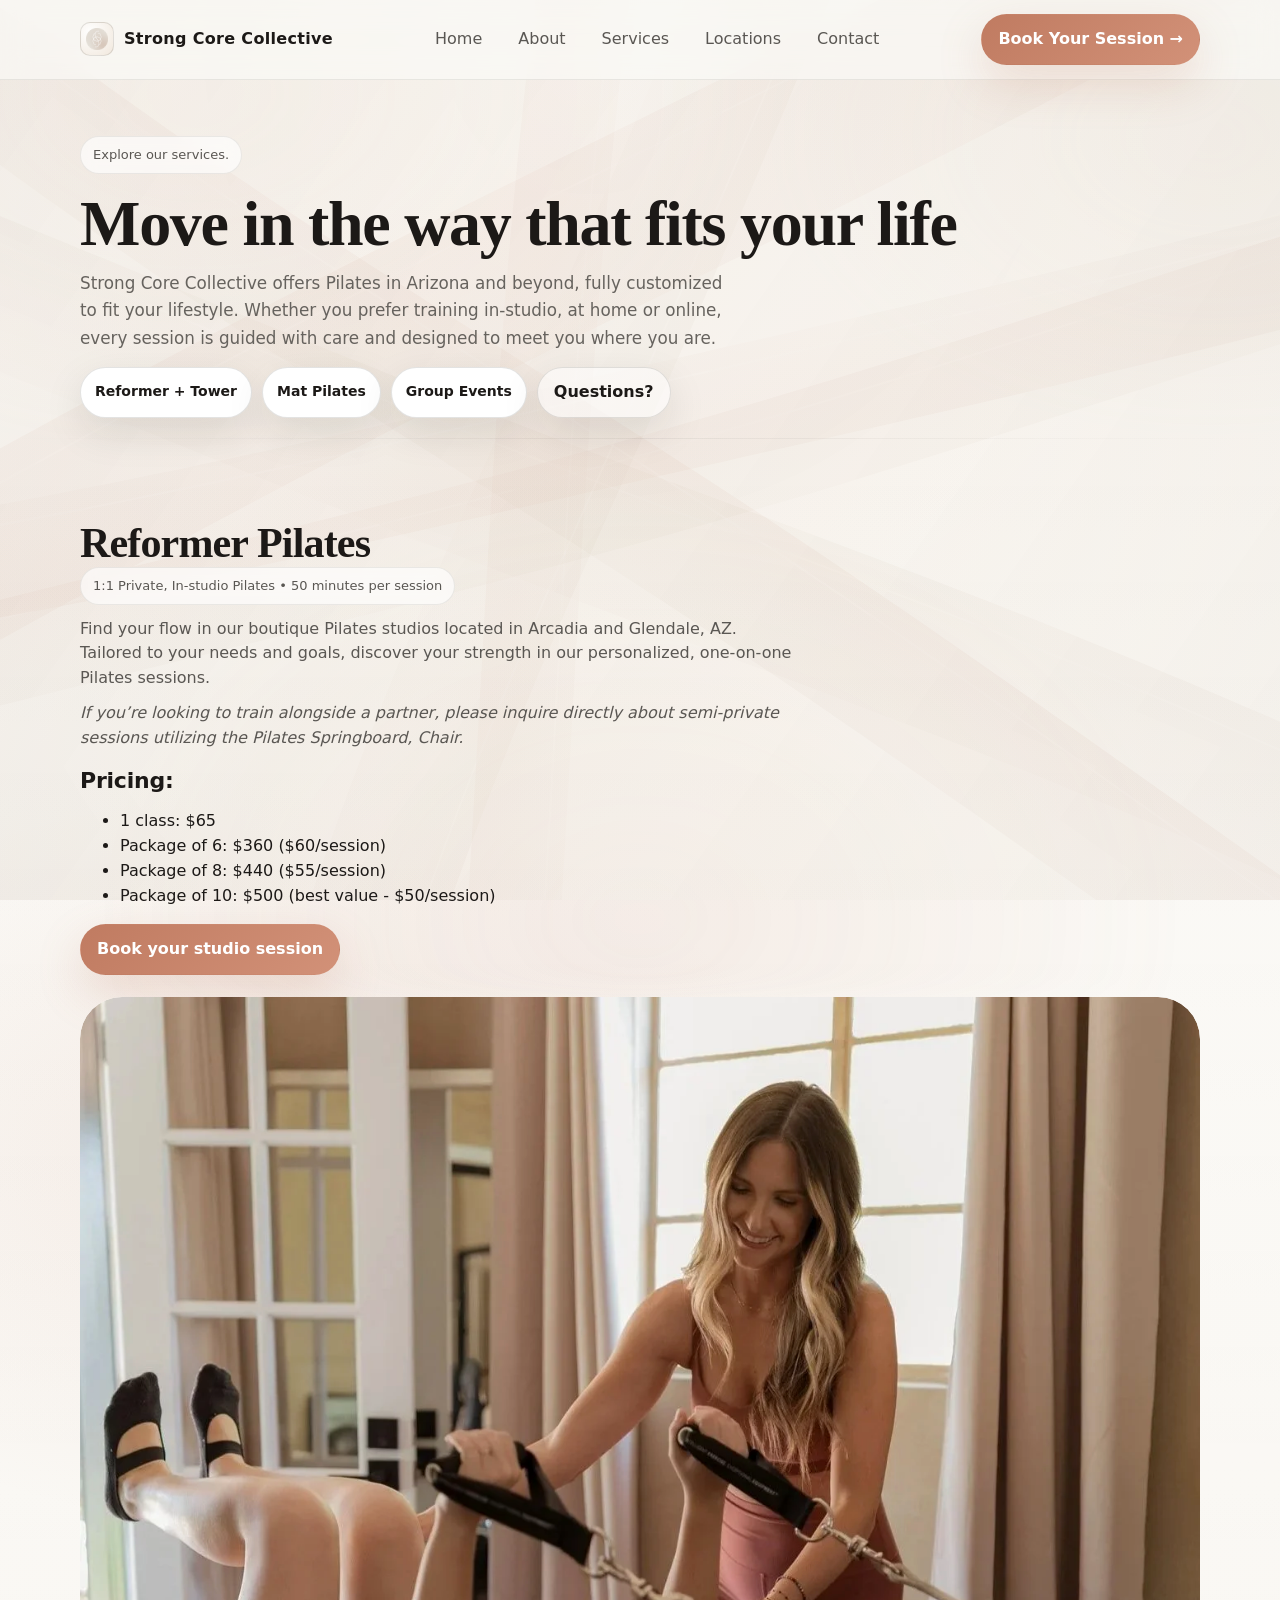
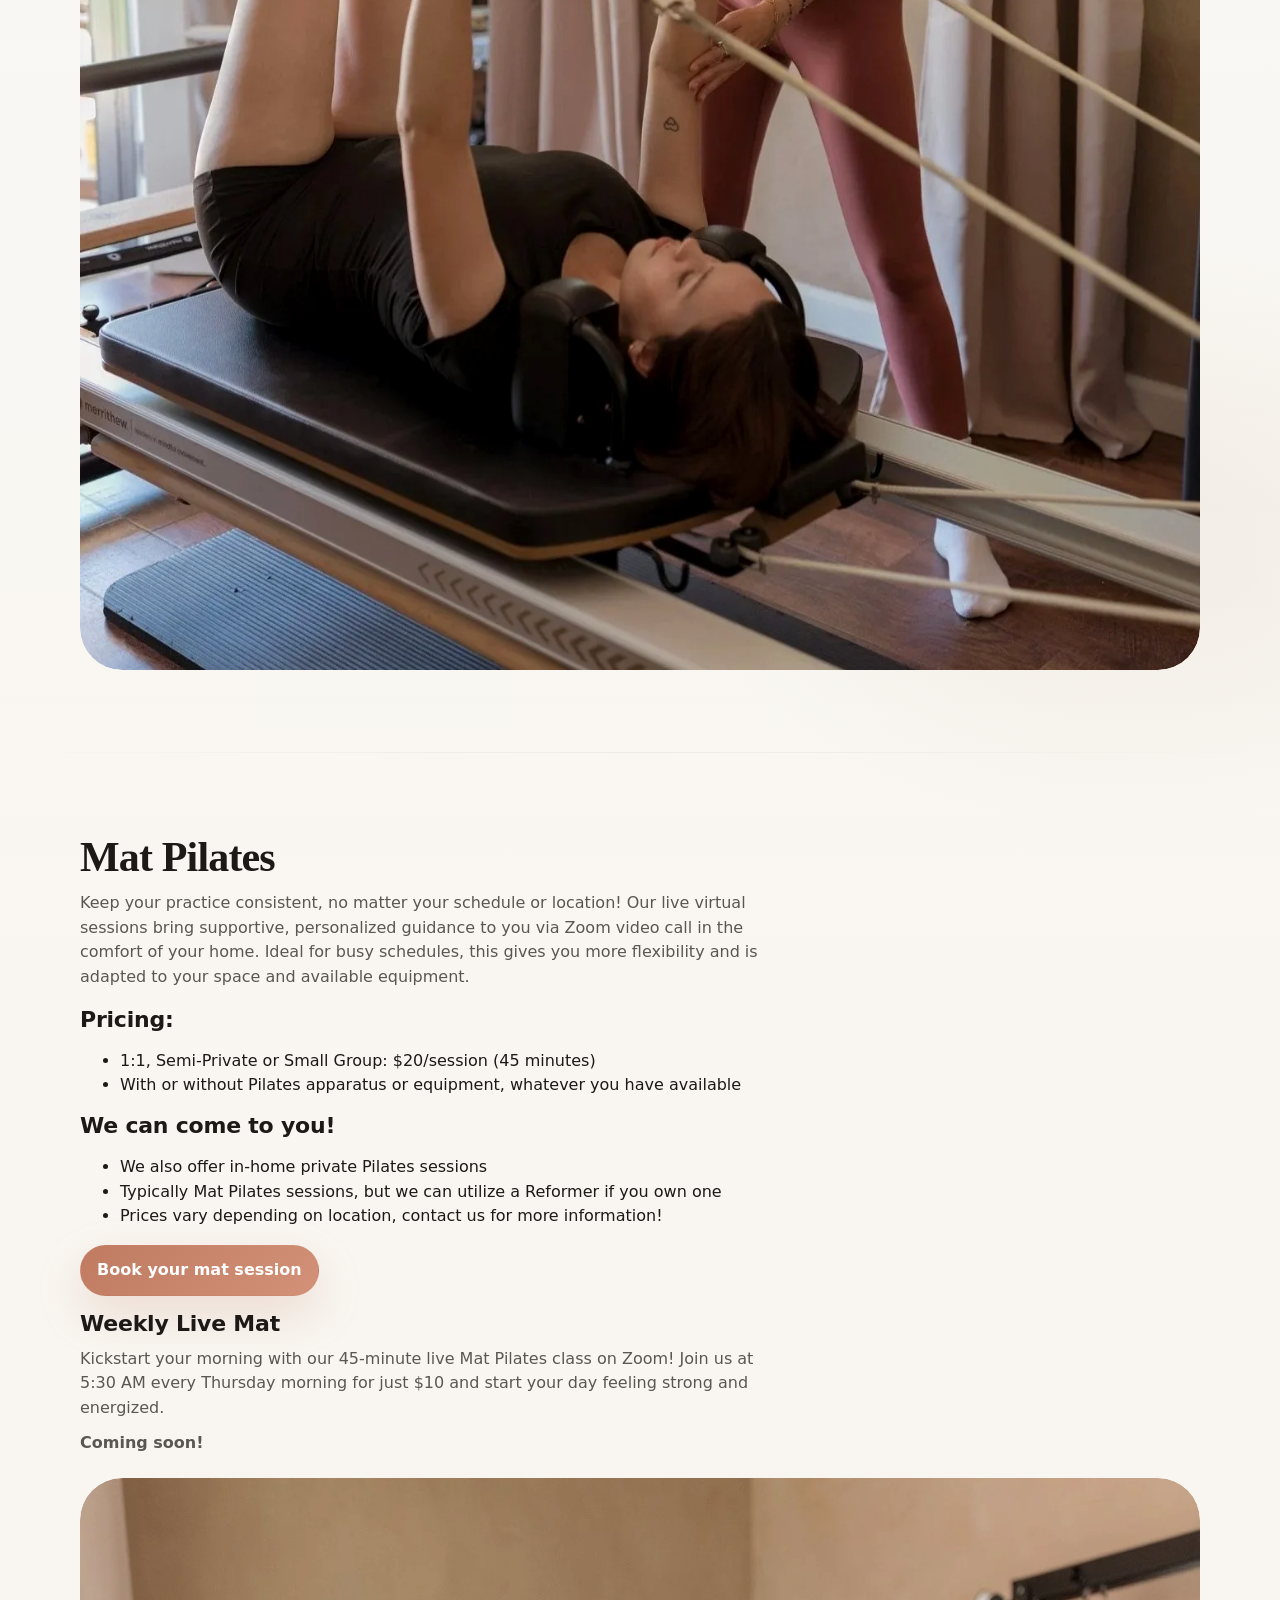
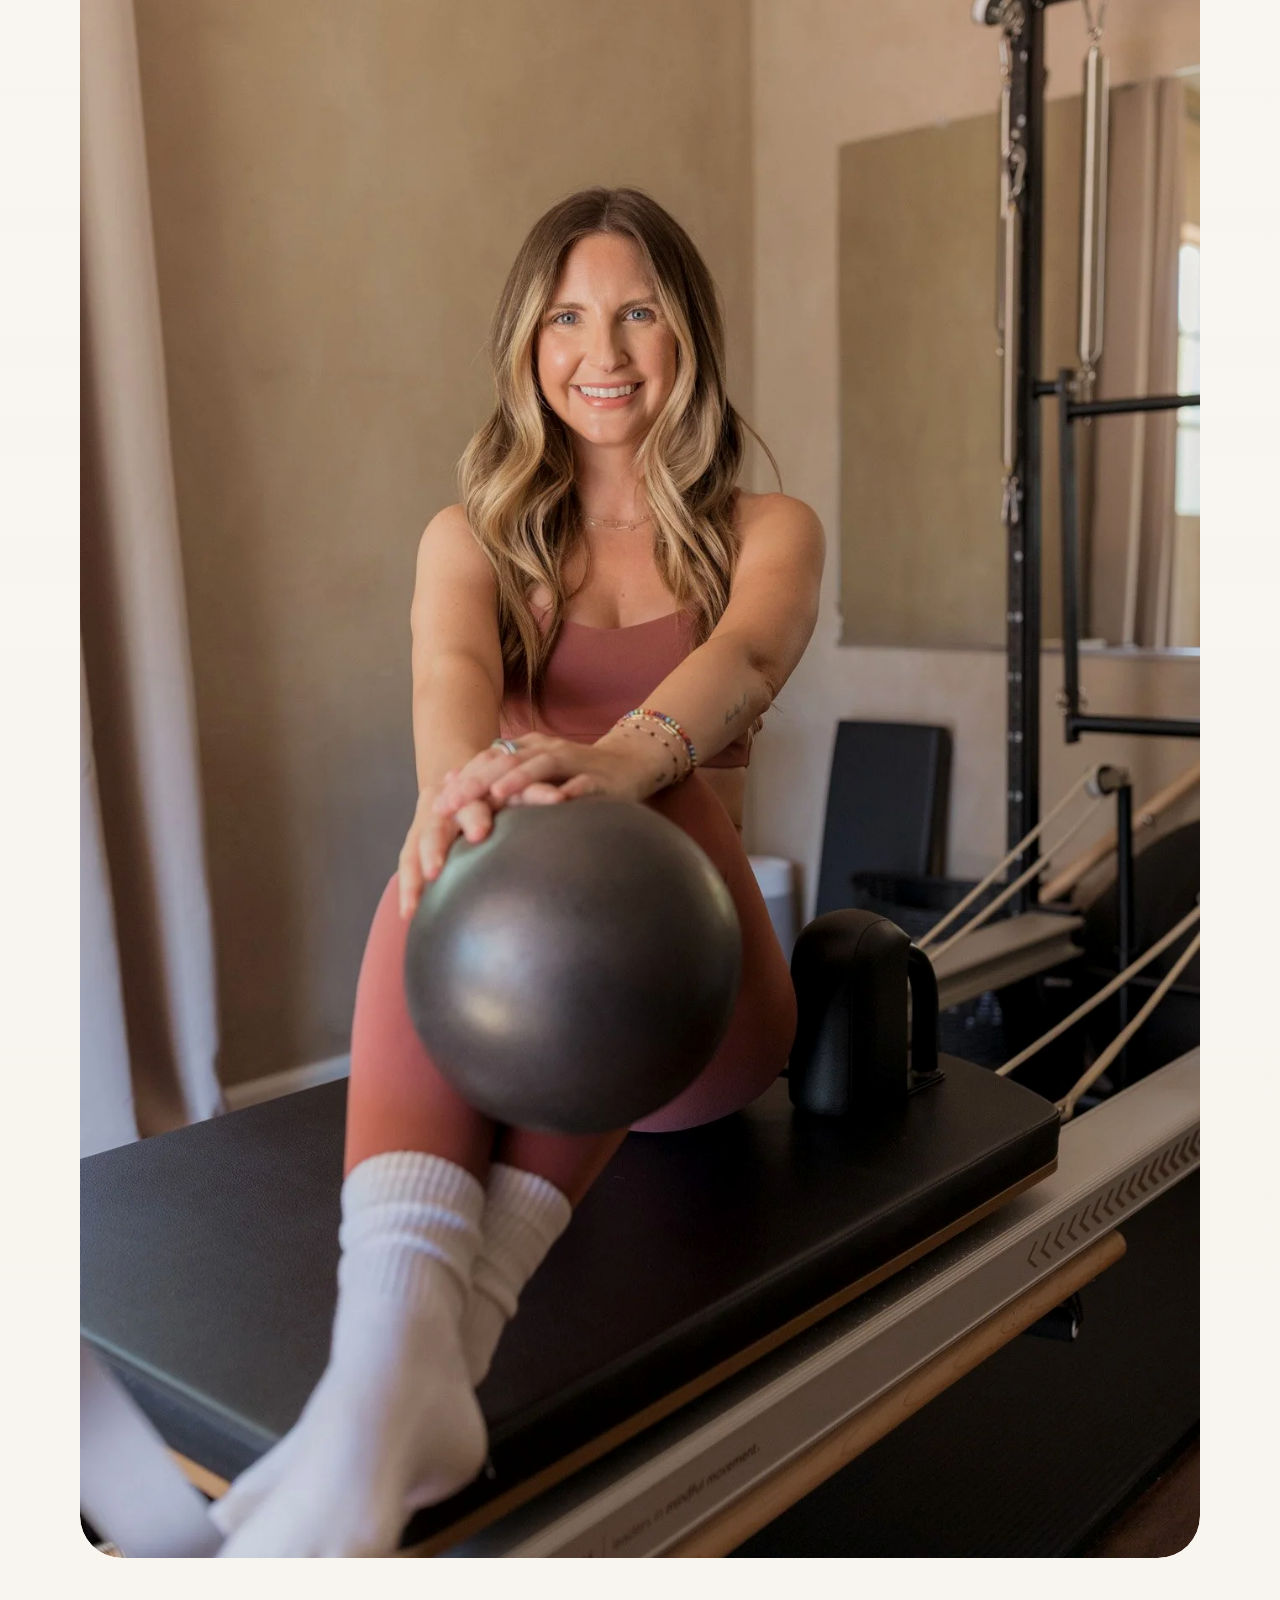
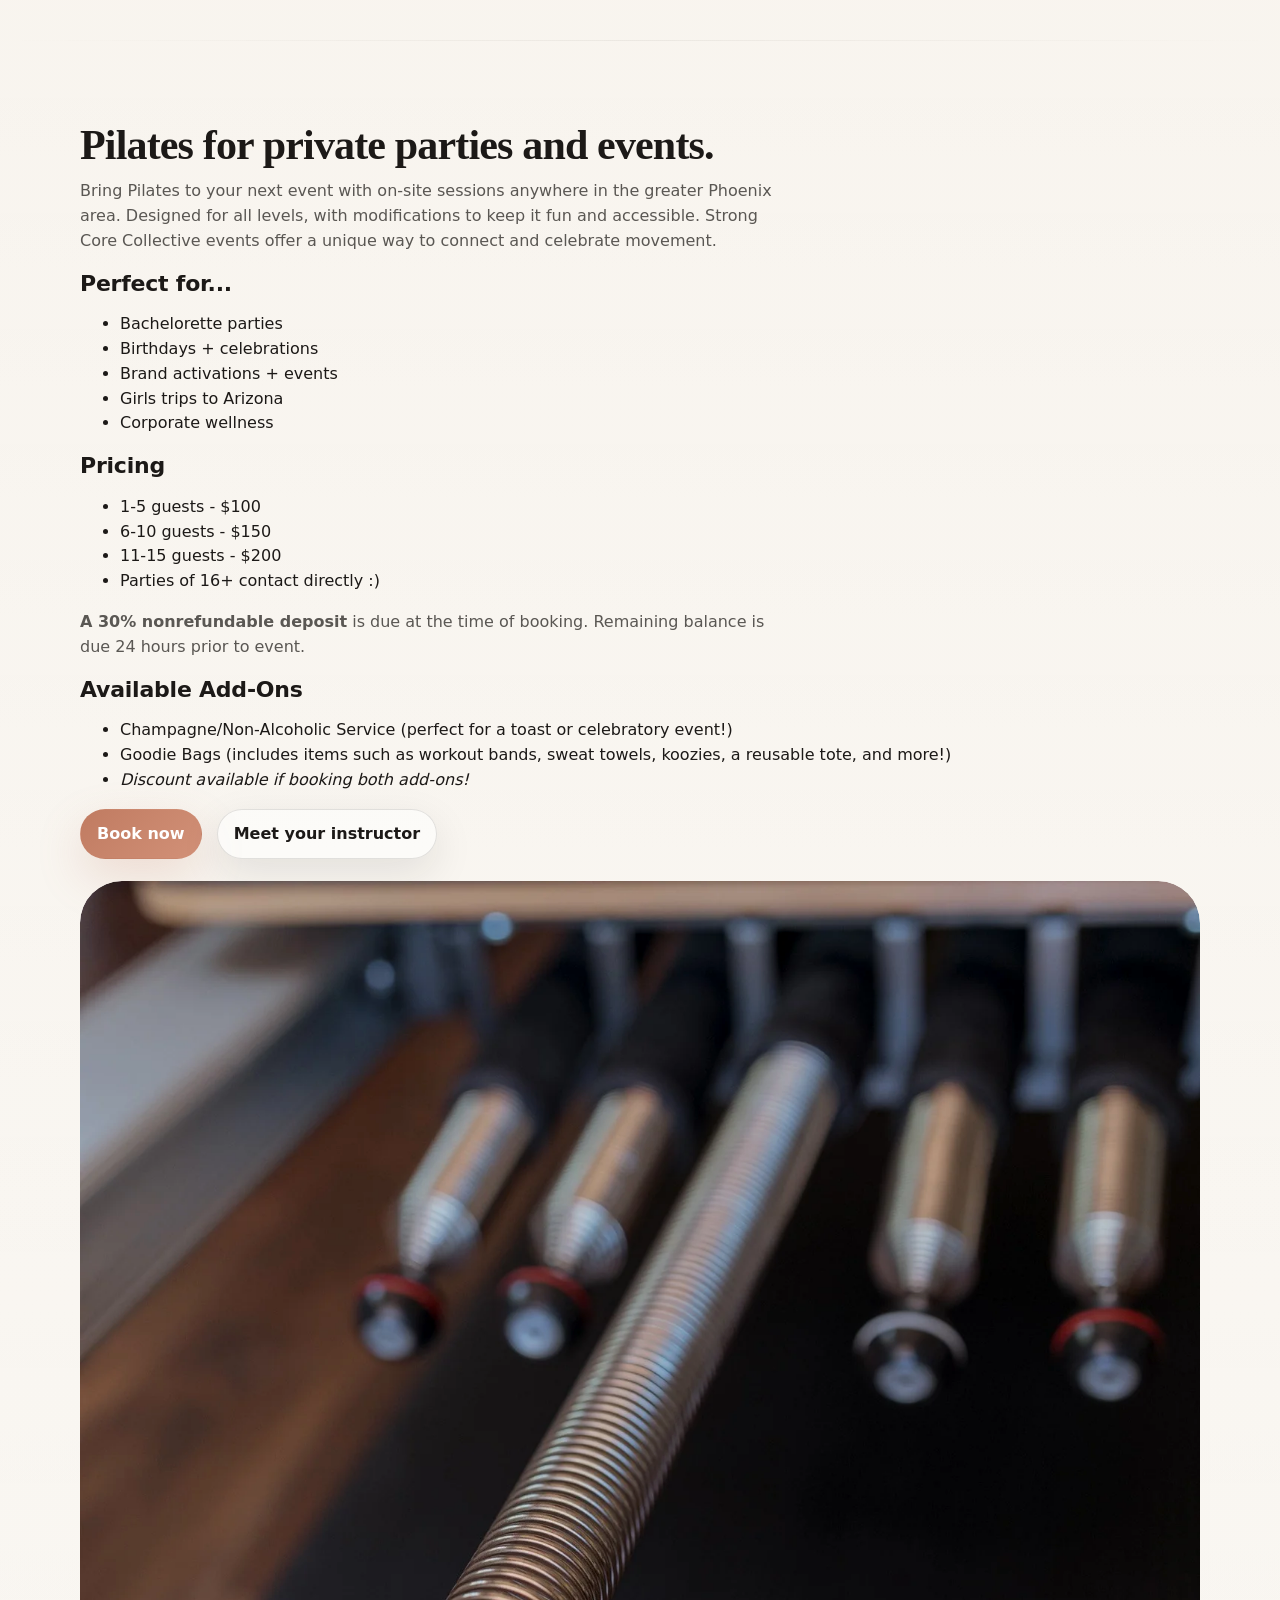
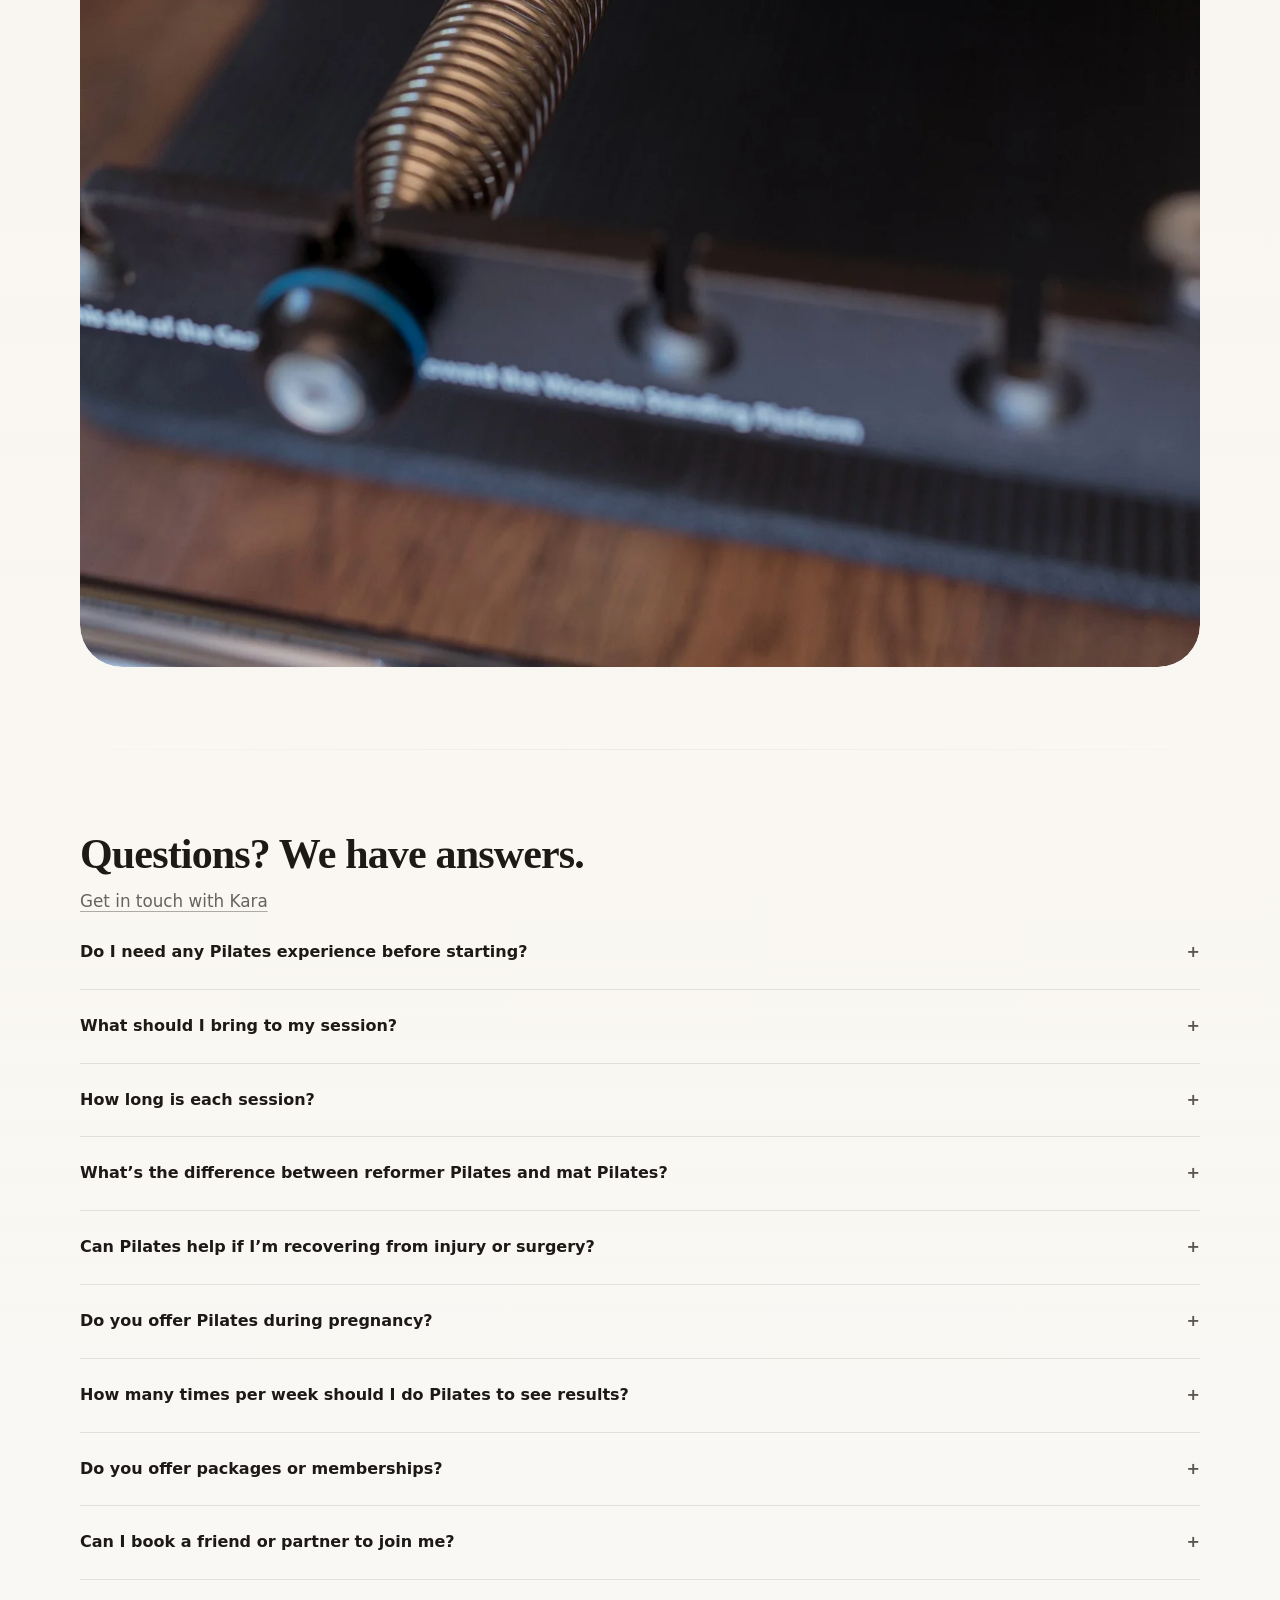
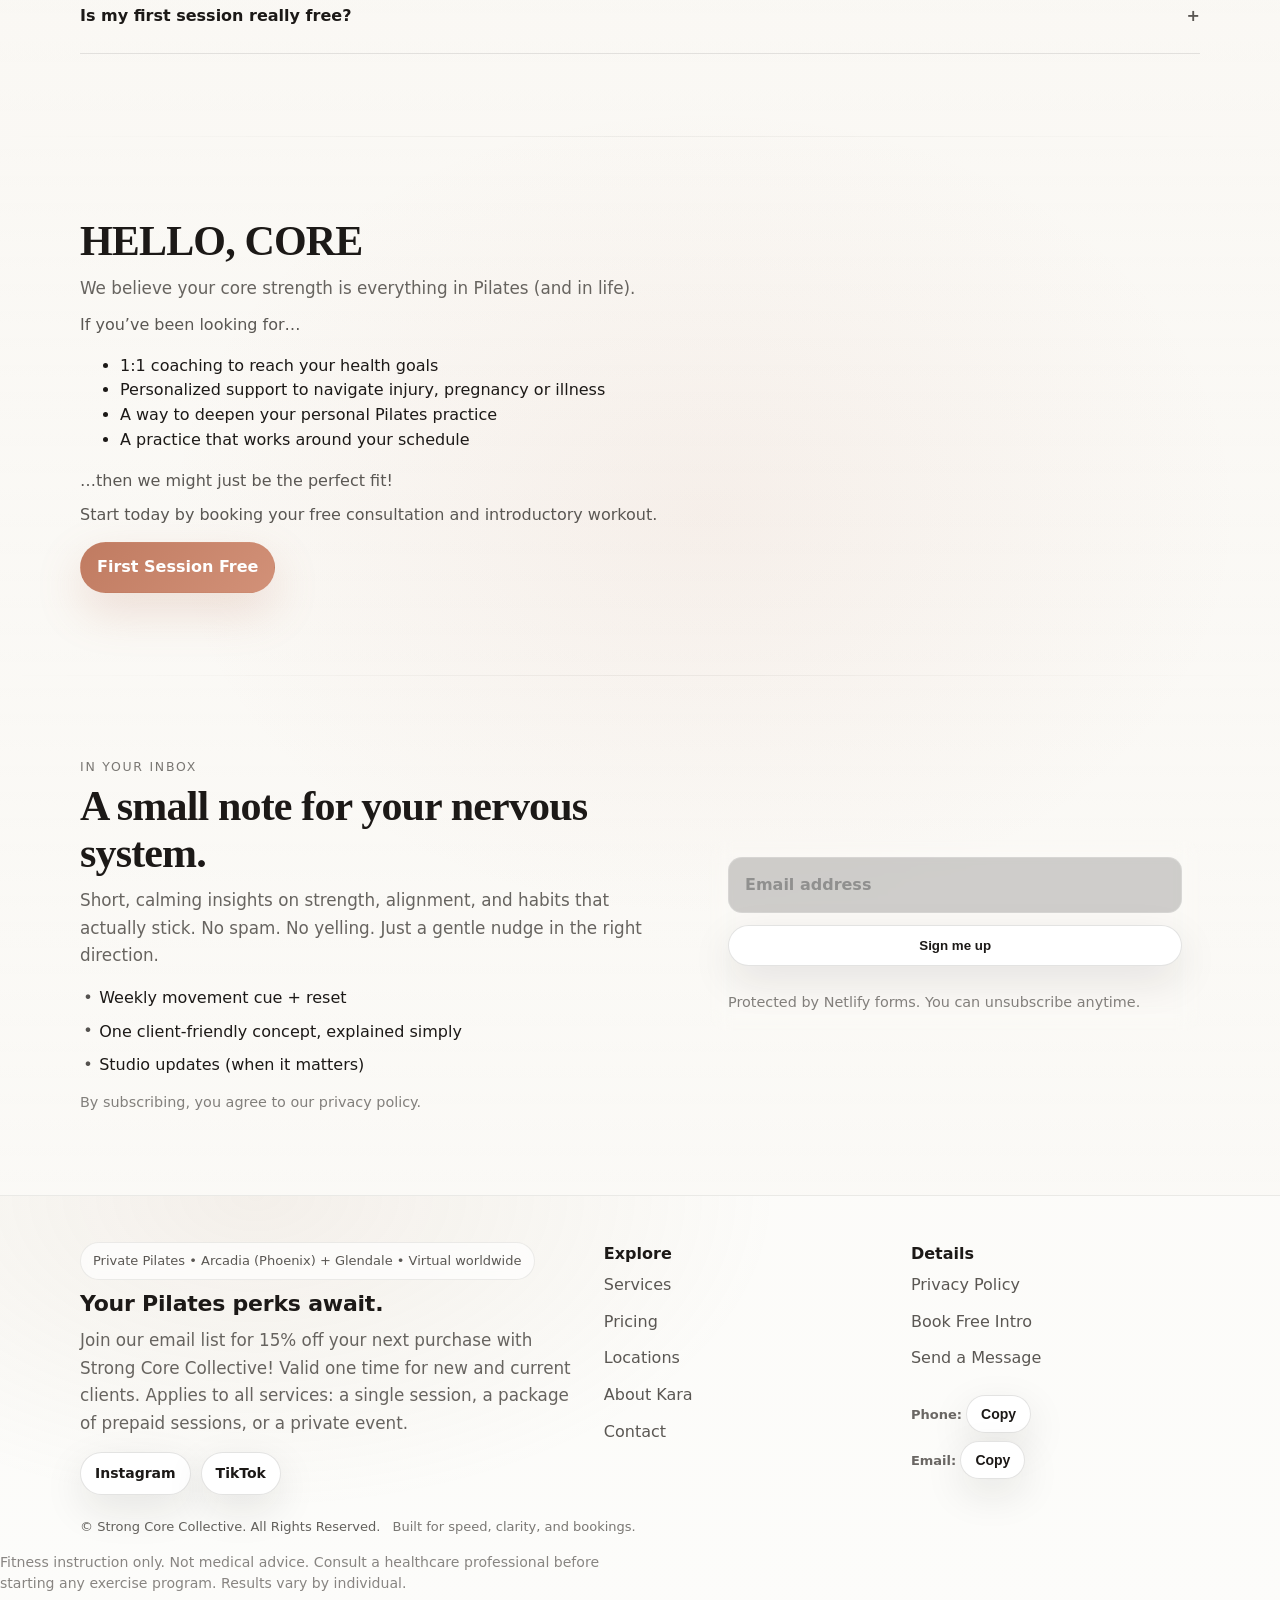
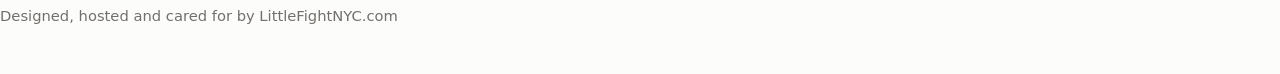
<file: services/index.html>
<!DOCTYPE html>

<html lang="en">
<head>
<meta charset="utf-8"/>
<meta content="width=device-width, initial-scale=1" name="viewport"/>
<title>Services | Strong Core Collective</title>
<meta content="Explore private and small-group Pilates services: in-studio reformer Pilates, at-home mat sessions, virtual 1:1, and events." name="description"/>
<link href="https://www.strongcorecollective.com/services/" rel="canonical"/>
<meta content="#FBF9F6" name="theme-color"/>
<link href="/assets/img/favicon.png" rel="icon" type="image/png"/>
<link href="/assets/img/apple-touch-icon.png" rel="apple-touch-icon"/>
<meta content="website" property="og:type"/>
<meta content="Services | Strong Core Collective" property="og:title"/>
<meta content="Explore private and small-group Pilates services: in-studio reformer Pilates, at-home mat sessions, virtual 1:1, and events." property="og:description"/>
<meta content="https://www.strongcorecollective.com/services/" property="og:url"/>
<meta content="https://www.strongcorecollective.com/assets/img/og.jpg" property="og:image"/>
<meta content="summary_large_image" name="twitter:card"/>
<link href="/assets/css/styles.css" rel="stylesheet"/>
</head>
<body>
<header class="site-header"><div id="navMount"></div></header>
<main>
<section class="hero slim">
<div class="container">
<div class="badge">Explore our services.</div>
<h1 style="margin-top:14px">Move in the way that fits your life</h1>
<p class="lede">
      Strong Core Collective offers Pilates in Arizona and beyond, fully customized to fit your lifestyle. Whether you prefer training in-studio, at home or online, every session is guided with care and designed to meet you where you are.
    </p>
<div style="margin-top:14px; display:flex; gap:10px; flex-wrap:wrap">
<a class="btn small" href="#reformer">Reformer + Tower</a>
<a class="btn small" href="#mat">Mat Pilates</a>
<a class="btn small" href="#events">Group Events</a>
<a class="btn ghost" href="#faq">Questions?</a>
</div>
</div>
</section>
<section class="section" id="reformer">
<div class="container flow">
<div>
<h2>Reformer Pilates</h2>
<div class="badge">1:1 Private, In-studio Pilates • 50 minutes per session</div>
<p style="margin-top:12px">
        Find your flow in our boutique Pilates studios located in Arcadia and Glendale, AZ. Tailored to your needs and goals, discover your strength in our personalized, one-on-one Pilates sessions.
      </p>
<p><em>If you’re looking to train alongside a partner, please inquire directly about semi-private sessions utilizing the Pilates Springboard, Chair.</em></p>
<h3 style="margin-top:18px">Pricing:</h3>
<ul class="bullets">
<li>1 class: $65</li>
<li>Package of 6: $360 ($60/session)</li>
<li>Package of 8: $440 ($55/session)</li>
<li>Package of 10: $500 (best value - $50/session)</li>
</ul>
<div style="margin-top:14px">
<a class="btn primary" href="mailto:strongcorecollective@gmail.com?subject=Book%20a%20Pilates%20Session&amp;body=Hi%20Kara%2C%0A%0AI%E2%80%99d%20love%20to%20book%20a%20session.%0A%0APreferred%20location%3A%20Arcadia%20/%20Glendale%20/%20Virtual%20/%20At-home%0APreferred%20days/times%3A%0AGoals%20%28strength%2C%20flexibility%2C%20recovery%2C%20prenatal/postpartum%2C%20etc.%29%3A%0AAny%20injuries/considerations%3A%0APhone%20number%20%28optional%29%3A%0A%0AThank%20you%21%0A">Book your studio session</a>
</div>
</div>
<div aria-hidden="true" class="hero-media">
<img alt="" decoding="async" loading="lazy" src="/assets/img/library/Images%20Strong%20Core%20Collective/Strong-Core-Collective-24.jpg.webp"/>
</div>
</div>
</section>
<section class="section" id="mat">
<div class="container flow">
<div>
<h2>Mat Pilates</h2>
<p>
        Keep your practice consistent, no matter your schedule or location! Our live virtual sessions bring supportive, personalized guidance to you via Zoom video call in the comfort of your home. Ideal for busy schedules, this gives you more flexibility and is adapted to your space and available equipment.
      </p>
<h3 style="margin-top:18px">Pricing:</h3>
<ul class="bullets">
<li>1:1, Semi-Private or Small Group: $20/session (45 minutes)</li>
<li>With or without Pilates apparatus or equipment, whatever you have available</li>
</ul>
<div class="soft-item" style="margin-top:16px">
<h3>We can come to you!</h3>
<ul class="bullets">
<li>We also offer in-home private Pilates sessions</li>
<li>Typically Mat Pilates sessions, but we can utilize a Reformer if you own one</li>
<li>Prices vary depending on location, contact us for more information!</li>
</ul>
</div>
<div style="margin-top:14px">
<a class="btn primary" href="mailto:strongcorecollective@gmail.com?subject=Book%20a%20Pilates%20Session&amp;body=Hi%20Kara%2C%0A%0AI%E2%80%99d%20love%20to%20book%20a%20session.%0A%0APreferred%20location%3A%20Arcadia%20/%20Glendale%20/%20Virtual%20/%20At-home%0APreferred%20days/times%3A%0AGoals%20%28strength%2C%20flexibility%2C%20recovery%2C%20prenatal/postpartum%2C%20etc.%29%3A%0AAny%20injuries/considerations%3A%0APhone%20number%20%28optional%29%3A%0A%0AThank%20you%21%0A">Book your mat session</a>
</div>
<div class="soft-item" style="margin-top:16px">
<h3>Weekly Live Mat</h3>
<p>Kickstart your morning with our 45-minute live Mat Pilates class on Zoom! Join us at 5:30 AM every Thursday morning for just $10 and start your day feeling strong and energized.</p>
<p><strong>Coming soon!</strong></p>
</div>
</div>
<div aria-hidden="true" class="hero-media">
<img alt="" decoding="async" loading="lazy" src="/assets/img/library/Images%20Strong%20Core%20Collective/Strong-Core-Collective-33.jpg.webp"/>
</div>
</div>
</section>
<section class="section" id="events">
<div class="container flow">
<div>
<h2>Pilates for private parties and events.</h2>
<p>
        Bring Pilates to your next event with on-site sessions anywhere in the greater Phoenix area. Designed for all levels, with modifications to keep it fun and accessible. Strong Core Collective events offer a unique way to connect and celebrate movement.
      </p>
<h3 style="margin-top:18px">Perfect for...</h3>
<ul class="bullets">
<li>Bachelorette parties</li>
<li>Birthdays + celebrations</li>
<li>Brand activations + events</li>
<li>Girls trips to Arizona</li>
<li>Corporate wellness</li>
</ul>
<h3 style="margin-top:18px">Pricing</h3>
<ul class="bullets">
<li>1-5 guests - $100</li>
<li>6-10 guests - $150</li>
<li>11-15 guests - $200</li>
<li>Parties of 16+ contact directly :)</li>
</ul>
<p><strong>A 30% nonrefundable deposit</strong> is due at the time of booking. Remaining balance is due 24 hours prior to event.</p>
<h3 style="margin-top:18px">Available Add-Ons</h3>
<ul class="bullets">
<li>Champagne/Non-Alcoholic Service (perfect for a toast or celebratory event!)</li>
<li>Goodie Bags (includes items such as workout bands, sweat towels, koozies, a reusable tote, and more!)</li>
<li><em>Discount available if booking both add-ons!</em></li>
</ul>
<div style="margin-top:14px">
<a class="btn primary" href="mailto:strongcorecollective@gmail.com?subject=Book%20a%20Pilates%20Session&amp;body=Hi%20Kara%2C%0A%0AI%E2%80%99d%20love%20to%20book%20a%20session.%0A%0APreferred%20location%3A%20Arcadia%20/%20Glendale%20/%20Virtual%20/%20At-home%0APreferred%20days/times%3A%0AGoals%20%28strength%2C%20flexibility%2C%20recovery%2C%20prenatal/postpartum%2C%20etc.%29%3A%0AAny%20injuries/considerations%3A%0APhone%20number%20%28optional%29%3A%0A%0AThank%20you%21%0A">Book now</a>
<a class="btn ghost" href="/about/" style="margin-left:10px">Meet your instructor</a>
</div>
</div>
<div aria-hidden="true" class="hero-media">
<img alt="" decoding="async" loading="lazy" src="/assets/img/library/Images%20Strong%20Core%20Collective/Strong-Core-Collective-52.jpg.webp"/>
</div>
</div>
</section>
<section class="section" id="faq">
<div class="container">
<h2>Questions? We have answers.</h2>
<p class="lede"><a href="/contact/">Get in touch with Kara</a></p>
<div class="faq">
<details>
<summary>Do I need any Pilates experience before starting?</summary>
<p>Not at all! Pilates is for every body, and every session is tailored to your level. Even if you are a complete beginner to working out or coming back from an extended break, SCC is right for you.</p>
</details>
<details>
<summary>What should I bring to my session?</summary>
<p>Wear comfortable, fitted clothes you can move in. Grip socks are recommended for reformer sessions. You may bring a towel, and water is always a good idea, though we do have water available in-studio for you!</p>
</details>
<details>
<summary>How long is each session?</summary>
<p>Private and semi-private reformer and mat Pilates sessions are typically 50 minutes. Event classes run about 45 minutes, but we are happy to customize this to your needs!</p>
</details>
<details>
<summary>What’s the difference between reformer Pilates and mat Pilates?</summary>
<p>Reformer Pilates uses a spring-based machine for added resistance and support, while mat Pilates focuses on bodyweight exercises. Both improve strength, flexibility, and stability.</p>
</details>
<details>
<summary>Can Pilates help if I’m recovering from injury or surgery?</summary>
<p>Yes. Kara has specialized training in working with post-injury, post-surgery, prenatal, and postpartum clients. Each session will be adapted to your needs.</p>
</details>
<details>
<summary>Do you offer Pilates during pregnancy?</summary>
<p>Absolutely. Pilates can be a safe, supportive way to stay strong during pregnancy. Kara will adapt your sessions to each trimester. In the first trimester, we do want to make sure it is disclosed to and approved by your doctor.</p>
</details>
<details>
<summary>How many times per week should I do Pilates to see results?</summary>
<p>Most clients benefit from 2–3 sessions per week, but even one session a week can bring noticeable improvements over time.</p>
</details>
<details>
<summary>Do you offer packages or memberships?</summary>
<p>Yes! Packages of 3, 5, or 10 sessions are available at a discounted rate for private Pilates, as well as flexible options for virtual and event sessions.</p>
</details>
<details>
<summary>Can I book a friend or partner to join me?</summary>
<p>Definitely, semi-private sessions are available at the Glendale studio, and you can also book small group or event classes in your home or at a location such as a park or Airbnb.</p>
</details>
<details>
<summary>Is my first session really free?</summary>
<p>Yes! Your first session includes a consultation and an introductory workout session, allowing you to experience Pilates and determine if SCC is the right fit for you.</p>
</details>
</div>
</div>
</section>
<section class="section">
<div class="container">
<h2>HELLO, CORE</h2>
<p class="lede">We believe your core strength is everything in Pilates (and in life).</p>
<p>If you’ve been looking for…</p>
<ul class="bullets">
<li>1:1 coaching to reach your health goals</li>
<li>Personalized support to navigate injury, pregnancy or illness</li>
<li>A way to deepen your personal Pilates practice</li>
<li>A practice that works around your schedule</li>
</ul>
<p>…then we might just be the perfect fit!</p>
<p>Start today by booking your free consultation and introductory workout.</p>
<div style="margin-top:14px">
<a class="btn primary" href="mailto:strongcorecollective@gmail.com">First Session Free</a>
</div>
</div>
</section>
<section class="inbox-ritual section" id="inbox">
<div class="container">
<div class="inbox-ritual__grid">
<div class="inbox-ritual__copy">
<p class="eyebrow">In your inbox</p>
<h2 class="h2">A small note for your nervous system.</h2>
<p class="lede">
          Short, calming insights on strength, alignment, and habits that actually stick.
          No spam. No yelling. Just a gentle nudge in the right direction.
        </p>
<ul aria-label="What you’ll get" class="microlist">
<li>Weekly movement cue + reset</li>
<li>One client-friendly concept, explained simply</li>
<li>Studio updates (when it matters)</li>
</ul>
<p class="fineprint">By subscribing, you agree to our privacy policy.</p>
</div>
<form class="inbox-ritual__form" data-netlify="true" method="POST" name="newsletter" netlify-honeypot="bot-field">
<input name="form-name" type="hidden" value="newsletter"/>
<p class="sr-only">
<label>Don’t fill this out: <input name="bot-field"/></label>
</p>
<label class="field">
<span class="sr-only">Email</span>
<input autocomplete="email" class="input" name="email" placeholder="Email address" required="" type="email"/>
</label>
<button class="btn btn--primary" type="submit">Sign me up</button>
<p class="fineprint">Protected by Netlify forms. You can unsubscribe anytime.</p>
<input name="redirect" type="hidden" value="/thanks/"/></form>
</div>
</div>
</section>
</main>
<div aria-live="polite" class="toast"></div>
<footer><div id="footerMount"></div></footer>
<script defer="" src="/assets/js/main.js"></script>

<div class="sticky-cta" data-sticky-cta="">
<a class="sticky-cta__btn" href="mailto:strongcorecollective@gmail.com?subject=Book%20a%20Pilates%20Session&amp;body=Hi%20Kara%2C%0A%0AI%E2%80%99d%20love%20to%20book%20a%20session.%0A%0APreferred%20location%3A%20Arcadia%20/%20Glendale%20/%20Virtual%20/%20At-home%0APreferred%20days/times%3A%0AGoals%20%28strength%2C%20flexibility%2C%20recovery%2C%20prenatal/postpartum%2C%20etc.%29%3A%0AAny%20injuries/considerations%3A%0APhone%20number%20%28optional%29%3A%0A%0AThank%20you%21%0A">Email to book →</a>
<a class="sticky-cta__link" href="mailto:strongcorecollective@gmail.com?subject=Quick%20Question&amp;body=Hi%20Kara%2C%0A%0AQuick%20question%3A%0A%0A%5BWrite%20your%20question%20here%5D%0A%0AThank%20you%21%0A">Quick question?</a>
</div>
</body>
</html>
</file>
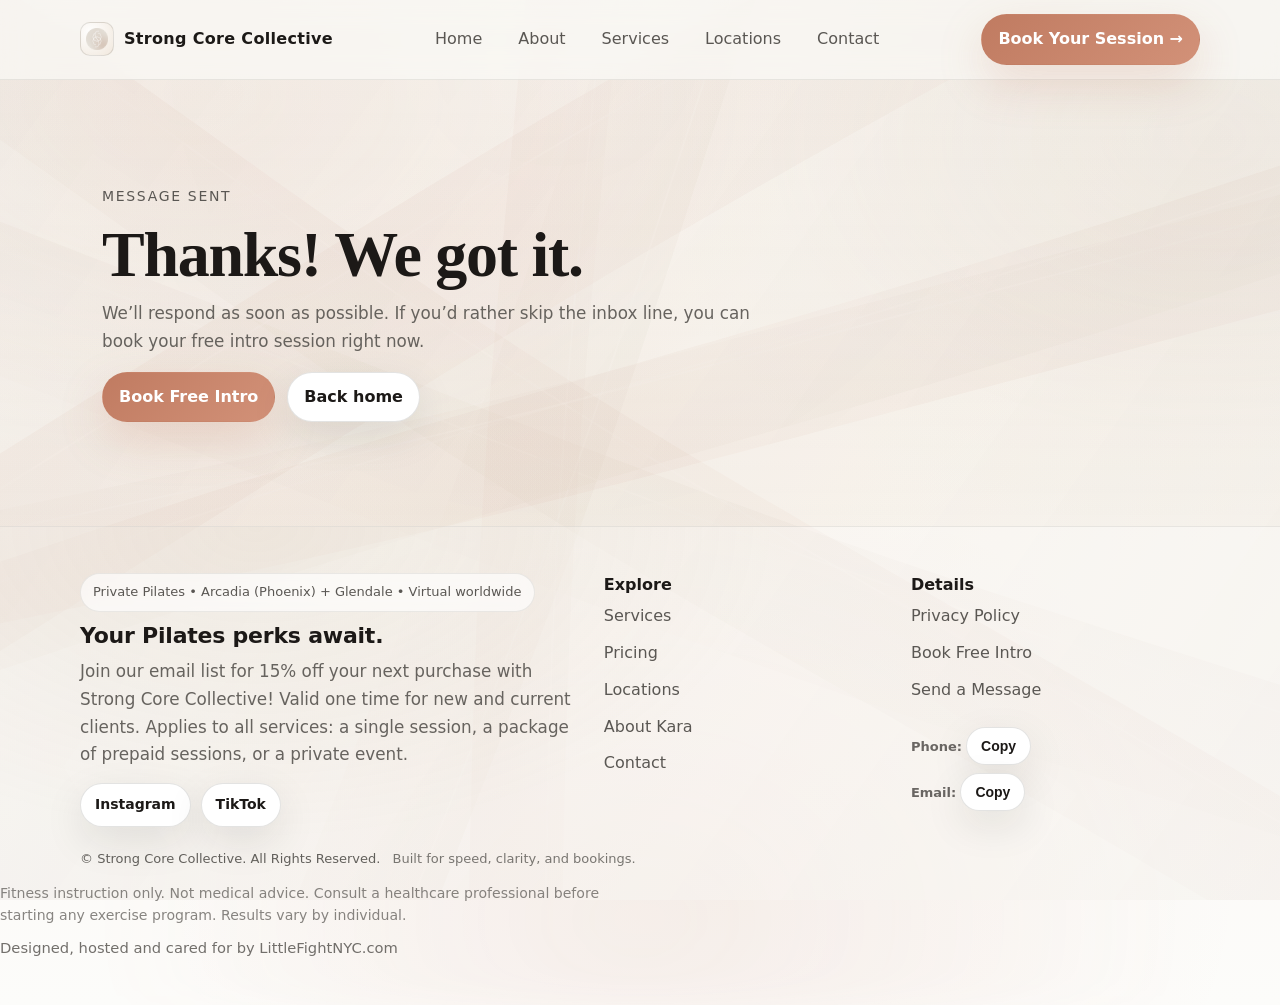
<file: thanks/index.html>
<!DOCTYPE html>

<html lang="en">
<head>
<meta charset="utf-8"/>
<meta content="width=device-width, initial-scale=1" name="viewport"/>
<title>Thanks | Strong Core Collective</title>
<meta content="Thanks for reaching out to Strong Core Collective. We’ll respond soon." name="description"/>
<link href="https://www.strongcorecollective.com/thanks/" rel="canonical"/>
<meta content="#FBF9F6" name="theme-color"/>
<link href="/assets/img/favicon.png" rel="icon" type="image/png"/>
<link href="/assets/img/apple-touch-icon.png" rel="apple-touch-icon"/>
<meta content="website" property="og:type"/>
<meta content="Thanks | Strong Core Collective" property="og:title"/>
<meta content="Thanks for reaching out to Strong Core Collective. We’ll respond soon." property="og:description"/>
<meta content="https://www.strongcorecollective.com/thanks/" property="og:url"/>
<meta content="https://www.strongcorecollective.com/assets/img/og.jpg" property="og:image"/>
<meta content="summary_large_image" name="twitter:card"/>
<link href="/assets/css/styles.css" rel="stylesheet"/>
</head>
<body>
<header class="site-header"><div id="navMount"></div></header>
<main>
<section class="section">
<div class="container">
<div class="panel">
<span class="kicker">Message sent</span>
<h1 style="margin-top:10px">Thanks! We got it.</h1>
<p class="lede" style="margin-top:10px">We’ll respond as soon as possible. If you’d rather skip the inbox line, you can book your free intro session right now.</p>
<div style="margin-top:16px; display:flex; gap:12px; flex-wrap:wrap">
<a class="btn primary" href="mailto:strongcorecollective@gmail.com?subject=Book%20a%20Pilates%20Session&amp;body=Hi%20Kara%2C%0A%0AI%E2%80%99d%20love%20to%20book%20a%20session.%0A%0APreferred%20location%3A%20Arcadia%20/%20Glendale%20/%20Virtual%20/%20At-home%0APreferred%20days/times%3A%0AGoals%20%28strength%2C%20flexibility%2C%20recovery%2C%20prenatal/postpartum%2C%20etc.%29%3A%0AAny%20injuries/considerations%3A%0APhone%20number%20%28optional%29%3A%0A%0AThank%20you%21%0A">Book Free Intro</a>
<a class="btn" href="/">Back home</a>
</div>
</div>
</div>
</section>
</main>
<div aria-live="polite" class="toast"></div>
<footer><div id="footerMount"></div></footer>
<script defer="" src="/assets/js/main.js"></script>

<div class="sticky-cta" data-sticky-cta="">
<a class="sticky-cta__btn" href="mailto:strongcorecollective@gmail.com?subject=Book%20a%20Pilates%20Session&amp;body=Hi%20Kara%2C%0A%0AI%E2%80%99d%20love%20to%20book%20a%20session.%0A%0APreferred%20location%3A%20Arcadia%20/%20Glendale%20/%20Virtual%20/%20At-home%0APreferred%20days/times%3A%0AGoals%20%28strength%2C%20flexibility%2C%20recovery%2C%20prenatal/postpartum%2C%20etc.%29%3A%0AAny%20injuries/considerations%3A%0APhone%20number%20%28optional%29%3A%0A%0AThank%20you%21%0A">Email to book →</a>
<a class="sticky-cta__link" href="mailto:strongcorecollective@gmail.com?subject=Quick%20Question&amp;body=Hi%20Kara%2C%0A%0AQuick%20question%3A%0A%0A%5BWrite%20your%20question%20here%5D%0A%0AThank%20you%21%0A">Quick question?</a>
</div>
</body>
</html>
</file>
<file: assets/css/styles.css>
:root{
  --bg: #FBF9F6;
  --panel: #FFFFFF;
  --ink: #1C1917;
  --muted: #5A5753;
  --line: rgba(28,25,23,.14);
  --brand: #C07B61; /* warm clay */
  --brand-2: #B39B7A; /* sand */
  --focus: #2F6FED;
  --shadow: 0 18px 60px rgba(28,25,23,.10);
  --radius: 18px;
  --radius-lg: 28px;
  --max: 1120px;
}

*{ box-sizing: border-box; }
html{ scroll-behavior: smooth; }
body{
  margin:0;
  font-family: ui-sans-serif, system-ui, -apple-system, Segoe UI, Inter, Arial, sans-serif;
  color: var(--ink);
  background: radial-gradient(1200px 700px at 15% 20%, rgba(192,123,97,.10), transparent 60%),
              radial-gradient(900px 600px at 90% 10%, rgba(179,155,122,.12), transparent 55%),
              var(--bg);
  line-height: 1.55;
}

a{ color: inherit; text-decoration-color: rgba(28,25,23,.35); text-underline-offset: 4px; }
a:hover{ text-decoration-color: rgba(28,25,23,.65); }
img{ max-width: 100%; display:block; }

.container{ width: min(var(--max), calc(100% - 40px)); margin-inline:auto; }
.section{ padding: 72px 0; }
.section.tight{ padding: 52px 0; }
.section-header{ display:flex; gap:14px; flex-direction:column; margin-bottom: 26px; }
.kicker{ font-size: 14px; letter-spacing: .12em; text-transform: uppercase; color: var(--muted); }
h1, h2, h3{
  margin:0;
  line-height: 1.12;
  letter-spacing: -0.02em;
  font-family: ui-serif, Georgia, "Times New Roman", Times, serif;
}
h1{ font-size: clamp(40px, 5vw, 64px); }
h2{ font-size: clamp(30px, 3.4vw, 42px); }
h3{ font-size: 22px; font-family: ui-sans-serif, system-ui, -apple-system, Segoe UI, Inter, Arial, sans-serif; letter-spacing: -0.01em; }

p{ margin: 10px 0 0 0; color: var(--muted); }
.lede{ font-size: 18px; max-width: 62ch; }

.badge{
  display:inline-flex; align-items:center; gap:8px;
  padding: 8px 12px; border: 1px solid var(--line);
  border-radius: 999px; background: rgba(255,255,255,.65);
  backdrop-filter: blur(8px);
  font-size: 13px; color: var(--muted);
}

.btn{
  display:inline-flex; align-items:center; justify-content:center; gap:10px;
  padding: 12px 16px;
  border-radius: 999px;
  border: 1px solid rgba(28,25,23,.14);
  background: #fff;
  color: var(--ink);
  font-weight: 650;
  text-decoration: none;
  box-shadow: 0 8px 22px rgba(28,25,23,.08);
  transition: transform .12s ease, box-shadow .12s ease, background .12s ease;
}
.btn:hover{ transform: translateY(-1px); box-shadow: 0 14px 30px rgba(28,25,23,.12); }
.btn:active{ transform: translateY(0px); box-shadow: 0 10px 24px rgba(28,25,23,.10); }
.btn.primary{
  border-color: transparent;
  background: linear-gradient(135deg, var(--brand), #D29178);
  color: #fff;
}
.btn.ghost{
  background: rgba(255,255,255,.55);
}
.btn.small{ padding: 10px 14px; font-size: 14px; }

:focus-visible{ outline: 3px solid rgba(47,111,237,.35); outline-offset: 3px; border-radius: 12px; }

header.site-header{
  position: sticky; top:0; z-index: 50;
  border-bottom: 1px solid rgba(28,25,23,.10);
  background: rgba(251,249,246,.75);
  backdrop-filter: blur(14px);
}
.nav{
  display:flex; align-items:center; justify-content: space-between;
  padding: 14px 0;
  gap: 14px;
}
.brand{
  display:flex; align-items:center; gap: 10px;
  font-weight: 800; letter-spacing: .02em;
  text-decoration:none;
}
.brand-mark{
  width: 34px; height: 34px; border-radius: 10px;
  background: radial-gradient(circle at 30% 30%, #fff, #F1E8DD);
  border: 1px solid rgba(28,25,23,.12);
  display:grid; place-items:center;
}
.brand-mark span{ font-family: ui-serif, Georgia, Times; font-size: 16px; }
.nav-links{
  display:flex; align-items:center; gap: 16px;
}
.nav-links a{
  color: var(--muted);
  text-decoration:none;
  padding: 10px 10px;
  border-radius: 999px;
}
.nav-links a:hover{ color: var(--ink); background: rgba(255,255,255,.6); }
.nav-cta{ display:flex; gap: 10px; align-items:center; }

.mobile-toggle{ display:none; }
.mobile-panel{ display:none; border-top: 1px solid rgba(28,25,23,.10); padding: 10px 0 16px; }
.mobile-panel a{ display:block; padding: 10px 12px; border-radius: 12px; text-decoration:none; color: var(--muted); }
.mobile-panel a:hover{ color: var(--ink); background: rgba(255,255,255,.65); }

.hero{
  padding: 52px 0 24px;
}
.hero-grid{
  display:grid;
  grid-template-columns: 1.1fr .9fr;
  gap: 26px;
  align-items: center;
}
.hero-card{
  background: rgba(255,255,255,.65);
  border: 1px solid rgba(28,25,23,.12);
  border-radius: var(--radius-lg);
  padding: 26px;
  box-shadow: var(--shadow);
}
.hero-media{
  border-radius: var(--radius-lg);
  overflow:hidden;
  border: 1px solid rgba(28,25,23,.12);
  box-shadow: var(--shadow);
}
.hero-actions{ display:flex; gap: 12px; flex-wrap: wrap; margin-top: 18px; }
.hero-meta{ display:flex; gap: 10px; flex-wrap: wrap; margin-top: 18px; }

.grid{
  display:grid;
  gap: 18px;
}
.grid.cols-2{ grid-template-columns: repeat(2, minmax(0,1fr)); }
.grid.cols-3{ grid-template-columns: repeat(3, minmax(0,1fr)); }
.card{
  background: rgba(255,255,255,.78);
  border: 1px solid rgba(28,25,23,.12);
  border-radius: var(--radius);
  overflow:hidden;
  box-shadow: 0 14px 40px rgba(28,25,23,.08);
}
.card-body{ padding: 18px; }
.card p{ margin-top: 8px; }
.card .thumb{ aspect-ratio: 16/10; border-bottom: 1px solid rgba(28,25,23,.10); background:#fff; width:100%; height:auto; object-fit: cover; }

.split{
  display:grid;
  grid-template-columns: .95fr 1.05fr;
  gap: 22px;
  align-items:start;
}
.panel{
  background: rgba(255,255,255,.78);
  border: 1px solid rgba(28,25,23,.12);
  border-radius: var(--radius-lg);
  padding: 22px;
  box-shadow: var(--shadow);
}

.list{
  display:grid; gap: 12px;
}
.list-item{
  display:flex; gap: 12px; align-items:flex-start;
  padding: 14px 14px;
  border: 1px solid rgba(28,25,23,.10);
  background: rgba(255,255,255,.65);
  border-radius: 16px;
}
.dot{
  width: 10px; height: 10px; border-radius: 999px;
  background: linear-gradient(135deg, var(--brand), #D29178);
  margin-top: 7px;
  flex: 0 0 10px;
}

.quote{
  font-size: 16px; color: var(--ink);
}
.quote strong{ font-weight: 750; }
.quote .who{ margin-top: 10px; color: var(--muted); font-size: 14px; }

.faq details{
  border: 1px solid rgba(28,25,23,.10);
  border-radius: 16px;
  background: rgba(255,255,255,.65);
  padding: 14px 14px;
}
.faq details + details{ margin-top: 12px; }
.faq summary{
  cursor:pointer;
  list-style:none;
  font-weight: 700;
}
.faq summary::-webkit-details-marker{ display:none; }
.faq summary:after{
  content:"+";
  float:right;
  font-weight: 800;
  color: var(--muted);
}
.faq details[open] summary:after{ content:"–"; }

footer{
  border-top: 1px solid rgba(28,25,23,.10);
  background: rgba(255,255,255,.55);
  padding: 46px 0;
}
.footer-grid{
  display:grid;
  grid-template-columns: 1.4fr .8fr .8fr;
  gap: 18px;
}
.footer-links a{ display:block; padding: 6px 0; color: var(--muted); text-decoration:none; }
.footer-links a:hover{ color: var(--ink); text-decoration: underline; }
.smallprint{ margin-top: 18px; font-size: 13px; color: rgba(90,87,83,.9); }

.form{
  display:grid; gap: 12px;
}
.field{
  display:grid; gap: 6px;
}
label{ font-weight: 700; }
input, textarea, select{
  width: 100%;
  border-radius: 14px;
  border: 1px solid rgba(28,25,23,.14);
  padding: 12px 12px;
  font: inherit;
  background: rgba(255,255,255,.78);
}
textarea{ min-height: 140px; resize: vertical; }

.toast{
  position: fixed; left: 50%; transform: translateX(-50%);
  bottom: 18px;
  background: rgba(28,25,23,.92);
  color: #fff;
  padding: 10px 14px;
  border-radius: 999px;
  font-size: 14px;
  opacity: 0;
  pointer-events: none;
  transition: opacity .2s ease;
}
.toast.show{ opacity: 1; }

/* Responsive */
@media (max-width: 920px){
  .hero-grid{ grid-template-columns: 1fr; }
  .split{ grid-template-columns: 1fr; }
  .grid.cols-3{ grid-template-columns: 1fr; }
  .grid.cols-2{ grid-template-columns: 1fr; }
  .nav-links{ display:none; }
  .nav-cta .btn.ghost{ display:none; }
  .mobile-toggle{ display:inline-flex; }
  .footer-grid{ grid-template-columns: 1fr; }
}


/* ===== Zen Flow Mode (2026) ===== */
:root{
  --bg: #FBFAF7;
  --panel: rgba(255,255,255,.55);
  --line: rgba(28,25,23,.08);
  --shadow: 0 18px 70px rgba(28,25,23,.08);
  --radius: 26px;
  --radius-lg: 42px;
}

/* Softer typography, calmer rhythm */
body{
  background:
    radial-gradient(900px 600px at 20% 12%, rgba(192,123,97,.10), transparent 62%),
    radial-gradient(780px 520px at 88% 22%, rgba(179,155,122,.12), transparent 58%),
    radial-gradient(900px 680px at 55% 88%, rgba(192,123,97,.08), transparent 60%),
    linear-gradient(180deg, #FBFAF7 0%, #F8F4EE 45%, #FBFAF7 100%);
}

p{ max-width: 70ch; }
.lede{ font-size: 18px; color: rgba(90,87,83,.92); }

/* Remove "hard cards" look */
.card, .panel, .hero-card{
  border: none !important;
  box-shadow: none !important;
  background: transparent !important;
  border-radius: 0 !important;
  overflow: visible !important;
}

.section{
  padding: 82px 0;
  position: relative;
}

.section:before{
  content:"";
  position:absolute;
  left:0; right:0; top:0;
  height: 1px;
  background: linear-gradient(90deg, transparent, rgba(28,25,23,.10), transparent);
  opacity:.55;
}

.section:first-of-type:before{ display:none; }

/* Hero becomes airy, image-led */
.hero{
  padding: 56px 0 20px;
}
.hero-grid{
  gap: 34px;
}
.hero-media{
  border: none !important;
  box-shadow: none !important;
  border-radius: var(--radius-lg);
  overflow: hidden;
  background: rgba(255,255,255,.35);
}
.hero-media img{
  width: 100%;
  height: auto;
  border-radius: var(--radius-lg);
  transform: translateZ(0);
  filter: saturate(1.03) contrast(1.02);
}

/* Buttons: softer, more organic */
.btn{
  border: 1px solid rgba(28,25,23,.12);
  box-shadow: 0 14px 40px rgba(28,25,23,.10);
}
.btn.ghost{
  background: rgba(255,255,255,.55);
}
.btn.primary{
  box-shadow: 0 18px 46px rgba(192,123,97,.22);
}

/* Nav: floaty, minimal */
header.site-header{
  border-bottom: 1px solid rgba(28,25,23,.08);
  background: rgba(251,250,247,.65);
}
.nav-links a:hover{
  background: rgba(255,255,255,.45);
}

/* Flow blocks: instead of cards, use editorial "river" blocks */
.flow{
  display:grid;
  gap: 22px;
}
.flow-block{
  display:grid;
  grid-template-columns: 1.05fr .95fr;
  gap: 26px;
  align-items: center;
}
.flow-block.reverse{
  grid-template-columns: .95fr 1.05fr;
}
.flow-copy{
  padding: 4px 0;
}
.flow-media{
  border-radius: var(--radius-lg);
  overflow: hidden;
  background: rgba(255,255,255,.35);
  box-shadow: 0 22px 72px rgba(28,25,23,.10);
}
.flow-media img{
  width:100%;
  height:100%;
  aspect-ratio: 16/10;
  object-fit: cover;
  transform: translateZ(0);
}

/* Soft callouts instead of bordered panels */
.callout{
  border-radius: var(--radius-lg);
  background:
    radial-gradient(700px 400px at 20% 15%, rgba(255,255,255,.75), rgba(255,255,255,.25)),
    linear-gradient(135deg, rgba(192,123,97,.10), rgba(179,155,122,.10));
  padding: 28px;
  box-shadow: 0 26px 90px rgba(28,25,23,.10);
}

/* Testimonials: gentle, no boxes */
.quotes{
  display:grid;
  gap: 18px;
}
.quote-item{
  padding: 18px 0;
  border-bottom: 1px solid rgba(28,25,23,.10);
}
.quote-item:last-child{ border-bottom: none; }

/* FAQ: no hard boxes */
.faq details{
  border: none !important;
  background: transparent !important;
  padding: 14px 0 !important;
  border-bottom: 1px solid rgba(28,25,23,.10) !important;
  border-radius: 0 !important;
}
.faq details + details{ margin-top: 0 !important; }
.faq summary{
  padding: 10px 0;
}

/* Footer: calm, editorial columns */
footer{
  background:
    radial-gradient(900px 540px at 20% 0%, rgba(179,155,122,.12), transparent 58%),
    rgba(255,255,255,.35);
  border-top: 1px solid rgba(28,25,23,.08);
}

/* Mobile: maintain river flow */
@media (max-width: 920px){
  .flow-block, .flow-block.reverse{
    grid-template-columns: 1fr;
  }
  .section{ padding: 64px 0; }
}


/* ===== Animated Wave Background ===== */
.bg-waves{
  filter: blur(0.6px);
  position: fixed;
  inset: 0;
  width: 100%;
  height: 100%;
  z-index: -2;
  pointer-events: none;
  opacity: .68;
}

.bg-noise{
  position: fixed;
  inset: 0;
  z-index: -1;
  pointer-events:none;
  background-image: url("data:image/svg+xml,%3Csvg xmlns='http://www.w3.org/2000/svg' width='160' height='160'%3E%3Cfilter id='n'%3E%3CfeTurbulence type='fractalNoise' baseFrequency='.9' numOctaves='2' stitchTiles='stitch'/%3E%3CfeColorMatrix type='saturate' values='.1'/%3E%3CfeComponentTransfer%3E%3CfeFuncA type='table' tableValues='0 0.12'/%3E%3C/feComponentTransfer%3E%3C/filter%3E%3Crect width='160' height='160' filter='url(%23n)'/%3E%3C/svg%3E");
  background-size: 220px 220px;
  mix-blend-mode: soft-light;
  opacity: .18;
}

.flow-glow{
  position: fixed;
  inset: -12%;
  z-index: -3;
  pointer-events:none;
  background:
    radial-gradient(900px 600px at 22% 18%, rgba(192,123,97,.18), transparent 62%),
    radial-gradient(780px 520px at 86% 22%, rgba(179,155,122,.18), transparent 58%),
    radial-gradient(900px 680px at 50% 92%, rgba(192,123,97,.14), transparent 62%);
  filter: blur(18px);
  opacity: .70;
}

/* Give content a tiny lift for readability */
main, header.site-header, footer{ position: relative; z-index: 1; }

@media (prefers-reduced-motion: reduce){
  .bg-noise, .flow-glow{ opacity: .70; }
}


/* === Webby-inspired editorial flow (newsletter-style) === */
.eyebrow{
  letter-spacing:.14em;
  text-transform:uppercase;
  font-size:.78rem;
  opacity:.8;
  margin:0 0 .4rem 0;
}
.lede{ font-size:1.05rem; line-height:1.65; max-width:62ch; }
.muted{ opacity:.82; line-height:1.6; }
.fineprint{ font-size:.9rem; opacity:.75; margin-top:.8rem; }

.microlist{
  list-style:none;
  padding:0;
  margin:1rem 0 0 0;
  display:grid;
  gap:.55rem;
}
.microlist li{
  padding-left:1.2rem;
  position:relative;
}
.microlist li::before{
  content:"•";
  position:absolute;
  left:.2rem;
  top:-.02rem;
  opacity:.75;
}

.inbox-ritual{
  position:relative;
}
.inbox-ritual__grid{
  display:grid;
  gap:1.4rem;
  align-items:start;
}
@media (min-width: 880px){
  .inbox-ritual__grid{
    grid-template-columns: 1.1fr .9fr;
    gap:2rem;
    align-items:center;
  }
}
.inbox-ritual__form{
  display:grid;
  gap:.75rem;
  padding:1.1rem;
  border-radius:18px;
  background: rgba(255,255,255,.06);
  backdrop-filter: blur(10px);
}
.field .input{
  width:100%;
  padding:.9rem 1rem;
  border-radius:14px;
  border:1px solid rgba(255,255,255,.18);
  background: rgba(10,10,10,.18);
  color: inherit;
}
.field .input::placeholder{ opacity:.7; }

.story-stream__list{
  margin-top:1.25rem;
  display:grid;
  gap:1rem;
}
.story{
  padding: .8rem 0 1rem 0;
  border-bottom:1px solid rgba(255,255,255,.12);
}
.story:last-child{ border-bottom:0; }
.story .h3{ margin:0 0 .35rem 0; }
.story .link{ display:inline-block; margin-top:.35rem; }

.go-deeper{
  margin-top:1.5rem;
  padding-top:1rem;
  border-top:1px solid rgba(255,255,255,.12);
  display:flex;
  flex-direction:column;
  gap:.5rem;
}
.go-deeper__label{ margin:0; opacity:.8; font-size:.95rem; }
.go-deeper__links{
  list-style:none;
  padding:0;
  margin:0;
  display:flex;
  flex-wrap:wrap;
  gap:.9rem 1.1rem;
}
.sr-only{
  position:absolute!important;
  width:1px!important;
  height:1px!important;
  padding:0!important;
  margin:-1px!important;
  overflow:hidden!important;
  clip:rect(0,0,0,0)!important;
  white-space:nowrap!important;
  border:0!important;
}

.btn--nav{
  padding:.65rem 1rem;
  border-radius:999px;
  border:1px solid rgba(255,255,255,.18);
  background: rgba(255,255,255,.08);
  backdrop-filter: blur(10px);
}
.btn--nav:hover{ background: rgba(255,255,255,.12); }

/* Footer site credit */
.site-credit{
  margin-top: 10px;
  font-size: .92rem;
  opacity: .85;
}
.site-credit a{ text-decoration: none; }
.site-credit a:hover{ text-decoration: underline; }

/* Mobile polish wrapup */
@media (max-width: 520px){
  .footer-bottom{ display:flex; flex-direction:column; gap:8px; }
  .footer-bottom a{ word-break: break-word; }
  header.site-header .nav-cta .btn{ width: 100%; justify-content:center; }
  .inbox-ritual__form{ padding: 1rem; }
  .story-stream__list .story{ padding: .7rem 0 1rem 0; }
}

/* content-readability-scrim */
.section{
  background: linear-gradient(180deg, rgba(255,255,255,0.00), rgba(255,255,255,0.04), rgba(255,255,255,0.00));
}

/* Footer disclaimer */
.footer-disclaimer{
  margin-top: 14px;
  font-size: .88rem;
  opacity: .72;
  line-height: 1.55;
  max-width: 72ch;
}

/* Sticky mobile booking CTA */
.sticky-cta{
  position: fixed;
  left: 12px;
  right: 12px;
  bottom: 12px;
  z-index: 50;
  display: none;
  gap: 10px;
  align-items: center;
  justify-content: space-between;
  padding: 10px 12px;
  border-radius: 999px;
  background: rgba(10,10,10,.32);
  border: 1px solid rgba(255,255,255,.16);
  backdrop-filter: blur(12px);
  transform: translateY(18px);
  opacity: 0;
  transition: opacity .35s ease, transform .35s ease;
}
.sticky-cta.is-visible{
  opacity: 1;
  transform: translateY(0);
}
.sticky-cta__btn{
  display: inline-flex;
  align-items: center;
  justify-content: center;
  padding: .7rem 1rem;
  border-radius: 999px;
  background: rgba(255,255,255,.10);
  border: 1px solid rgba(255,255,255,.20);
  text-decoration: none;
}
.sticky-cta__btn:hover{ background: rgba(255,255,255,.14); }
.sticky-cta__link{
  font-size: .92rem;
  opacity: .86;
  text-decoration: none;
}
.sticky-cta__link:hover{ text-decoration: underline; }
@media (max-width: 720px){
  .sticky-cta{ display:flex; }
  body{ padding-bottom: 86px; }
}

.reply-promise{
  margin-top: 10px;
  font-size: .95rem;
  opacity: .82;
}
</file>
